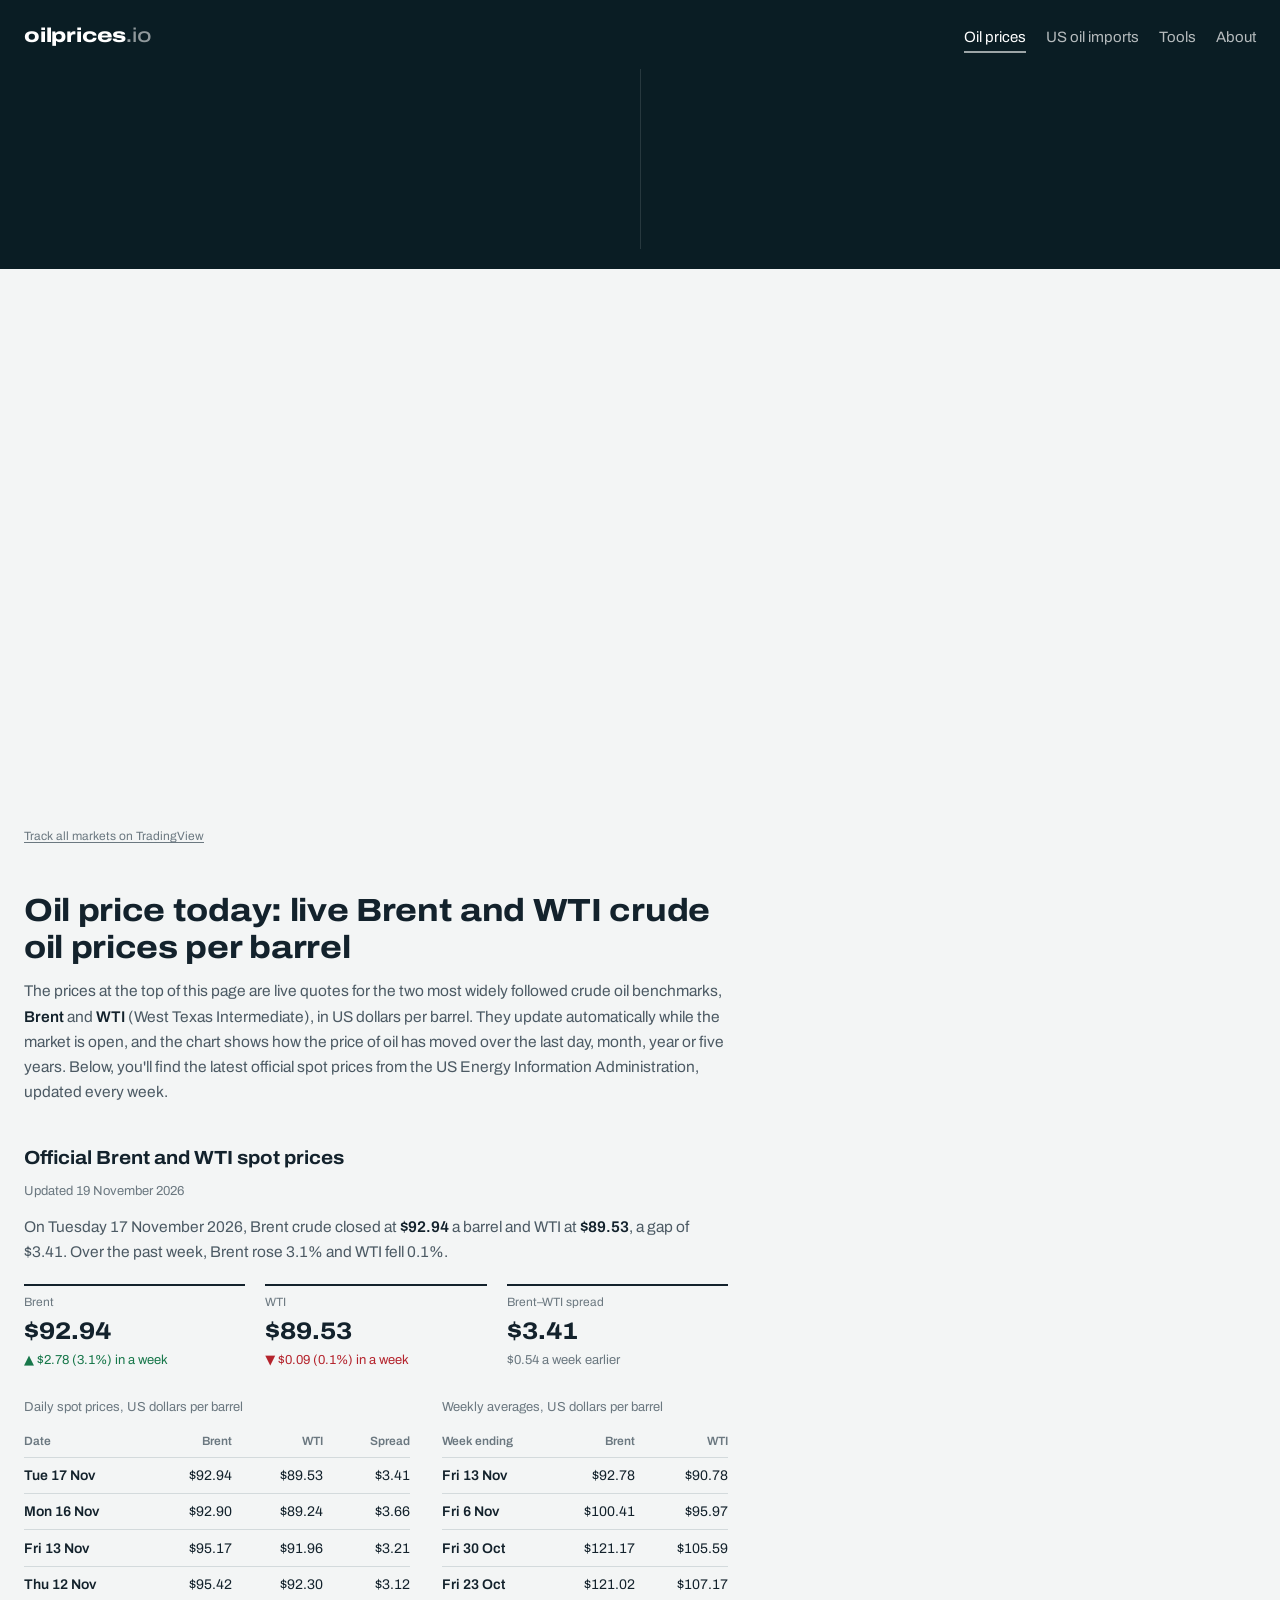
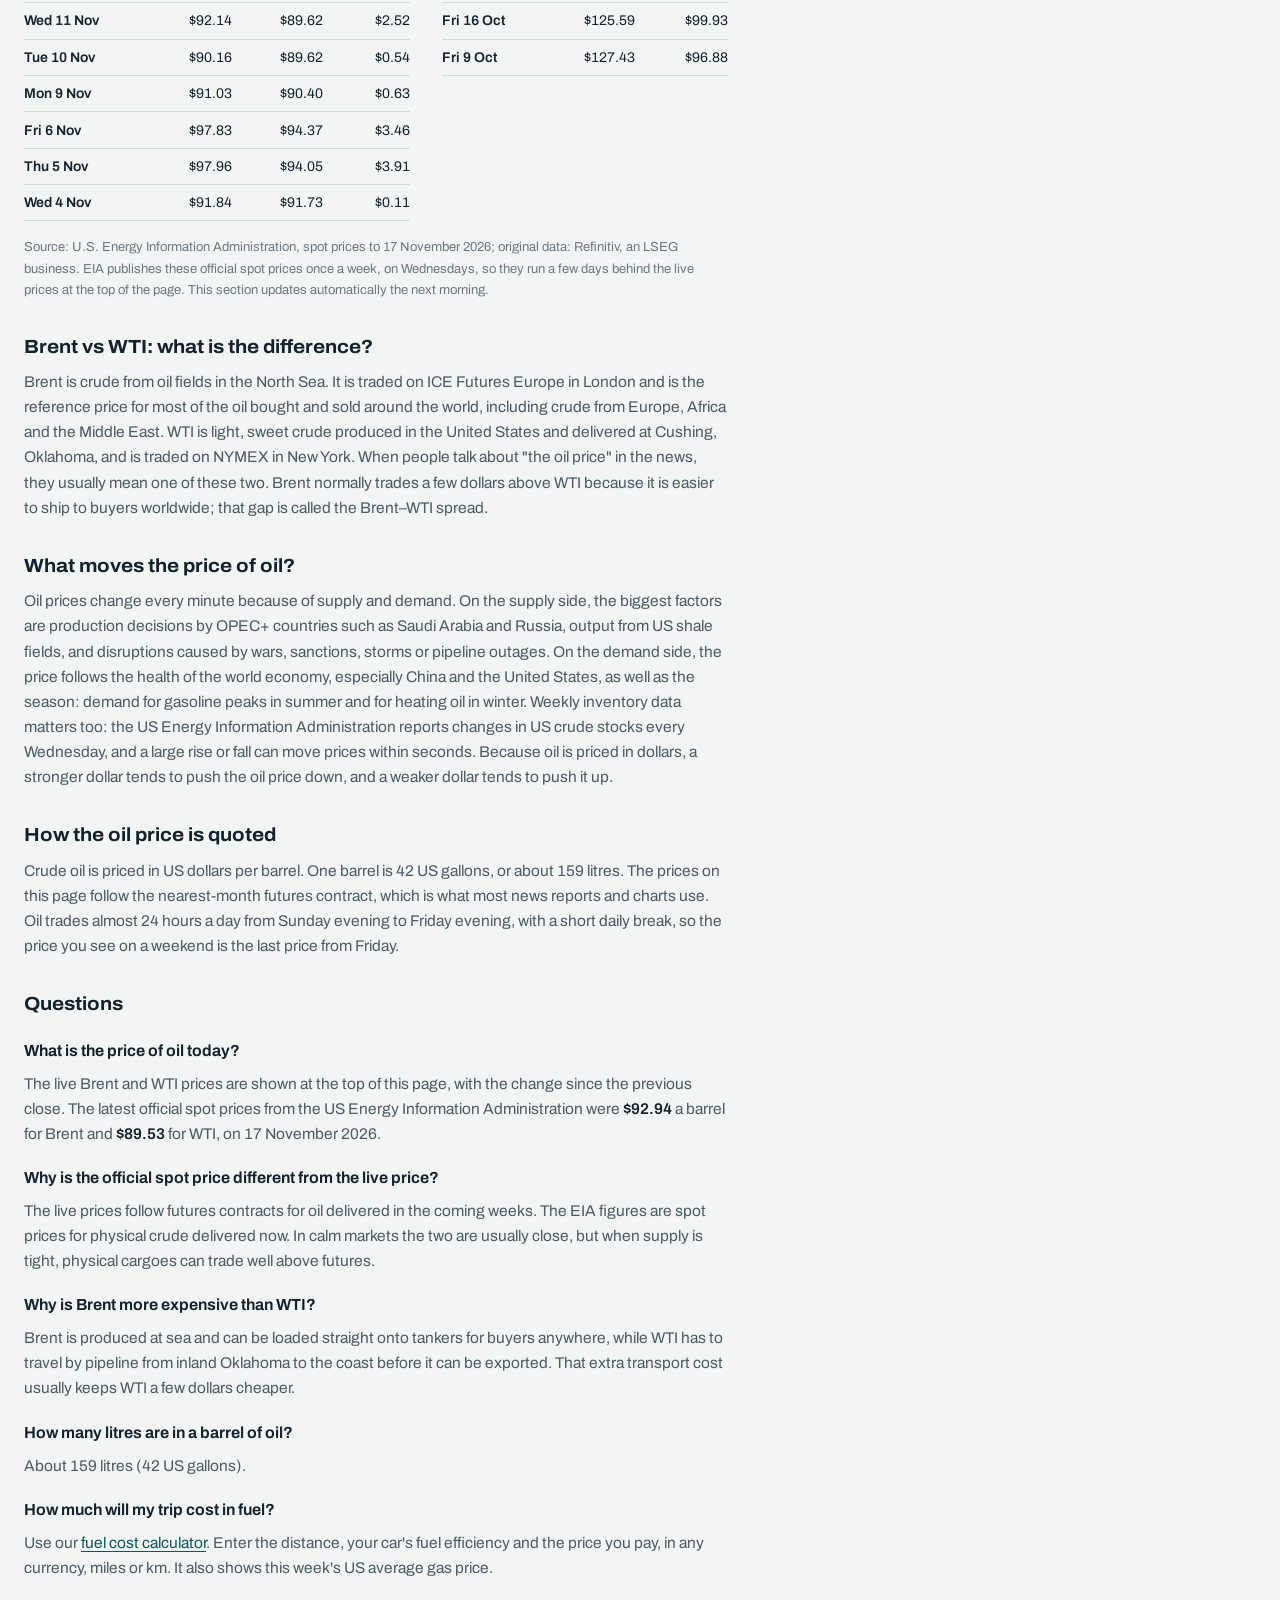
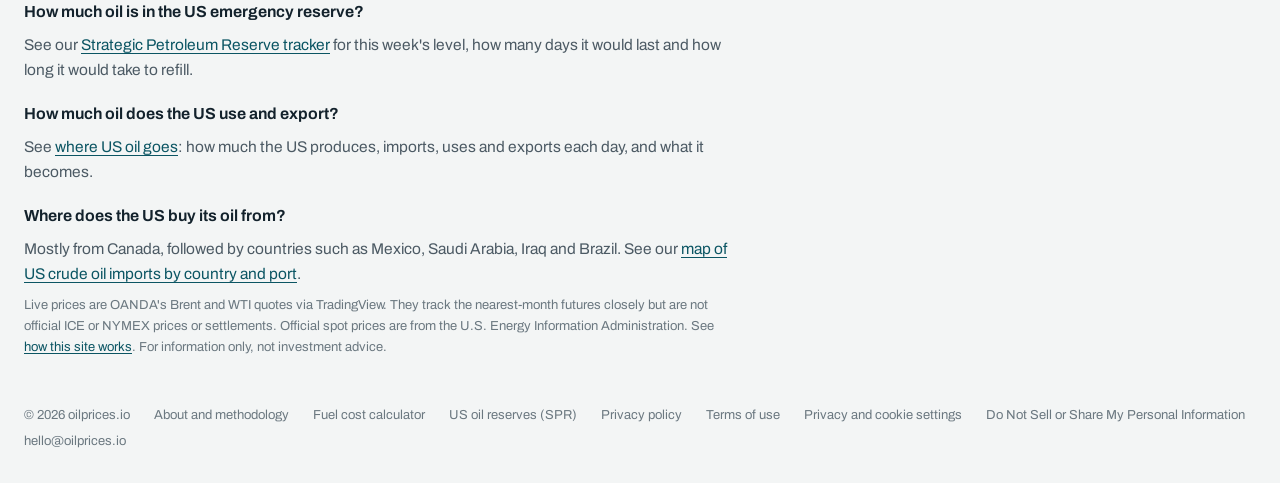
<file: site/index.html>
<!doctype html>
<html lang="en">
<head>
  <meta charset="utf-8">
  <meta name="viewport" content="width=device-width, initial-scale=1">
  <title>Oil Price Today per Barrel: Live Brent and WTI Crude Oil Prices | oilprices.io</title>
  <meta name="description" content="Oil price today: live Brent and WTI crude oil prices per barrel, official daily spot prices from the EIA, weekly averages and price charts, plus what moves the price of oil.">
  <link rel="canonical" href="https://oilprices.io/">
  <meta property="og:title" content="Oil price today: live Brent and WTI crude oil prices">
  <meta property="og:description" content="Live Brent and WTI crude oil prices and price history.">
  <meta property="og:url" content="https://oilprices.io/">
  <meta property="og:type" content="website">
  <meta property="og:site_name" content="oilprices.io">
  <meta property="og:image" content="https://oilprices.io/og-prices.png">
  <meta property="og:image:width" content="1200">
  <meta property="og:image:height" content="630">
  <meta property="og:image:alt" content="oilprices.io: live Brent and WTI crude oil prices">
  <meta name="twitter:card" content="summary_large_image">
  <meta name="theme-color" content="#0a1d24" media="(prefers-color-scheme: light)">
  <meta name="theme-color" content="#071419" media="(prefers-color-scheme: dark)">
  <link rel="icon" href="favicon.svg" type="image/svg+xml">
  <link rel="apple-touch-icon" href="apple-touch-icon.png">
  <link rel="preload" href="fonts/archivo.woff2" as="font" type="font/woff2" crossorigin>
  <link rel="preconnect" href="https://s3.tradingview.com">
  <link rel="preconnect" href="https://s.tradingview.com">
  <link rel="preconnect" href="https://www.tradingview-widget.com">
  <link rel="dns-prefetch" href="https://data.tradingview.com">
  <link rel="dns-prefetch" href="https://s3-symbol-logo.tradingview.com">
  <link rel="stylesheet" href="styles.css">
  <script type="application/ld+json">
  {
    "@context": "https://schema.org",
    "@graph": [
      {
        "@type": "Organization",
        "@id": "https://oilprices.io/#org",
        "name": "oilprices.io",
        "url": "https://oilprices.io/",
        "logo": "https://oilprices.io/logo-512.png",
        "email": "hello@oilprices.io"
      },
      {
        "@type": "WebSite",
        "@id": "https://oilprices.io/#website",
        "name": "oilprices.io",
        "url": "https://oilprices.io/",
        "publisher": { "@id": "https://oilprices.io/#org" },
        "inLanguage": "en"
      },
      {
        "@type": "WebPage",
        "@id": "https://oilprices.io/#page",
        "url": "https://oilprices.io/",
        "name": "Oil price today: live Brent and WTI crude oil prices",
        "description": "Live Brent and WTI crude oil prices per barrel, daily change and price charts, plus what moves the price of oil.",
        "isPartOf": { "@id": "https://oilprices.io/#website" },
        "primaryImageOfPage": "https://oilprices.io/og-prices.png",
        "dateModified": "2026-11-19",
        "inLanguage": "en"
      }
    ]
  }
  </script>
  <script src="privacy-signals.js"></script>

  <script async src="https://pagead2.googlesyndication.com/pagead/js/adsbygoogle.js?client=ca-pub-9932307887793247" crossorigin="anonymous"></script>
</head>
<body>

  <div class="band">
    <header class="band-top wrap">
      <a class="wordmark" href="/">oilprices<span>.io</span></a>
      <nav class="site-nav" aria-label="Main">
        <a href="/" aria-current="page">Oil prices</a>
        <a href="imports.html">US oil imports</a>
        <a href="/tools/">Tools</a>
        <a href="about.html">About</a>
      </nav>
    </header>
    <section class="quotes wrap" aria-label="Live prices">
      <h2 class="visually-hidden">Brent and WTI crude oil prices</h2>
      <div class="quote" data-tv-ticker="brent">
        <div class="tv-slot tv-slot-ticker" data-tv-target></div>
        <p class="tv-fallback" data-tv-fallback hidden>Brent price didn't load. If you use an ad blocker or strict tracking protection, allow tradingview.com and refresh.</p>
      </div>
      <div class="quote" data-tv-ticker="wti">
        <div class="tv-slot tv-slot-ticker" data-tv-target></div>
        <p class="tv-fallback" data-tv-fallback hidden>WTI price didn't load. If you use an ad blocker or strict tracking protection, allow tradingview.com and refresh.</p>
      </div>
    </section>
  </div>

  <main class="wrap layout">
    <div class="content">
      <section class="history" aria-label="Price history chart" data-tv-chart>
        <div class="tv-slot tv-slot-chart" data-tv-target></div>
        <p class="tv-fallback" data-tv-fallback hidden>Chart didn't load. If you use an ad blocker, allow tradingview.com and refresh.</p>
        <p class="tv-credit"><a href="https://www.tradingview.com/" rel="noopener nofollow" target="_blank">Track all markets on TradingView</a></p>
      </section>

      <!-- Phones and tablets: ad below the chart -->
      <aside class="ad-slot ad-inline" aria-label="Advertisement">
        <p class="ad-label">Advertisement</p>
        <!-- replace AD_SLOT_INLINE with the number of your "below-chart" ad unit -->
        <ins class="adsbygoogle" style="display:block"
             data-ad-client="ca-pub-9932307887793247"
             data-ad-slot="AD_SLOT_INLINE"
             data-ad-format="auto"
             data-full-width-responsive="true"></ins>
      </aside>

      <article class="article">
        <h1>Oil price today: live Brent and WTI crude oil prices per barrel</h1>
        <p>The prices at the top of this page are live quotes for the two most widely followed crude oil benchmarks, <strong>Brent</strong> and <strong>WTI</strong> (West Texas Intermediate), in US dollars per barrel. They update automatically while the market is open, and the chart shows how the price of oil has moved over the last day, month, year or five years. Below, you'll find the latest official spot prices from the US Energy Information Administration, updated every week.</p>

        <section class="official" id="official-prices" aria-labelledby="official-h">
          <h2 id="official-h">Official Brent and WTI spot prices</h2>
          <p class="official-updated-line">Updated <time class="official-updated" datetime="2026-11-19">19 November 2026</time></p>
<!-- PRICES:START -->
<p class="official-lead">On Tuesday 17 November 2026, Brent crude closed at <strong>$92.94</strong> a barrel and WTI at <strong>$89.53</strong>, a gap of $3.41. Over the past week, Brent rose 3.1% and WTI fell 0.1%.</p>
<dl class="official-stats">
<div><dt>Brent</dt><dd class="official-price">$92.94</dd><dd class="official-chg up">▲ $2.78 (3.1%) in a week</dd></div>
<div><dt>WTI</dt><dd class="official-price">$89.53</dd><dd class="official-chg down">▼ $0.09 (0.1%) in a week</dd></div>
<div><dt>Brent–WTI spread</dt><dd class="official-price">$3.41</dd><dd class="official-chg flat">$0.54 a week earlier</dd></div>
</dl>
<div class="official-tables">
<table class="summary-table"><caption>Daily spot prices, US dollars per barrel</caption>
<thead><tr><th scope="col">Date</th><th scope="col">Brent</th><th scope="col">WTI</th><th scope="col">Spread</th></tr></thead><tbody>
<tr><th scope="row"><time datetime="2026-11-17">Tue 17 Nov</time></th><td>$92.94</td><td>$89.53</td><td>$3.41</td></tr>
<tr><th scope="row"><time datetime="2026-11-16">Mon 16 Nov</time></th><td>$92.90</td><td>$89.24</td><td>$3.66</td></tr>
<tr><th scope="row"><time datetime="2026-11-13">Fri 13 Nov</time></th><td>$95.17</td><td>$91.96</td><td>$3.21</td></tr>
<tr><th scope="row"><time datetime="2026-11-12">Thu 12 Nov</time></th><td>$95.42</td><td>$92.30</td><td>$3.12</td></tr>
<tr><th scope="row"><time datetime="2026-11-11">Wed 11 Nov</time></th><td>$92.14</td><td>$89.62</td><td>$2.52</td></tr>
<tr><th scope="row"><time datetime="2026-11-10">Tue 10 Nov</time></th><td>$90.16</td><td>$89.62</td><td>$0.54</td></tr>
<tr><th scope="row"><time datetime="2026-11-09">Mon 9 Nov</time></th><td>$91.03</td><td>$90.40</td><td>$0.63</td></tr>
<tr><th scope="row"><time datetime="2026-11-06">Fri 6 Nov</time></th><td>$97.83</td><td>$94.37</td><td>$3.46</td></tr>
<tr><th scope="row"><time datetime="2026-11-05">Thu 5 Nov</time></th><td>$97.96</td><td>$94.05</td><td>$3.91</td></tr>
<tr><th scope="row"><time datetime="2026-11-04">Wed 4 Nov</time></th><td>$91.84</td><td>$91.73</td><td>$0.11</td></tr>
</tbody></table>
<table class="summary-table"><caption>Weekly averages, US dollars per barrel</caption>
<thead><tr><th scope="col">Week ending</th><th scope="col">Brent</th><th scope="col">WTI</th></tr></thead><tbody>
<tr><th scope="row"><time datetime="2026-11-13">Fri 13 Nov</time></th><td>$92.78</td><td>$90.78</td></tr>
<tr><th scope="row"><time datetime="2026-11-06">Fri 6 Nov</time></th><td>$100.41</td><td>$95.97</td></tr>
<tr><th scope="row"><time datetime="2026-10-30">Fri 30 Oct</time></th><td>$121.17</td><td>$105.59</td></tr>
<tr><th scope="row"><time datetime="2026-10-23">Fri 23 Oct</time></th><td>$121.02</td><td>$107.17</td></tr>
<tr><th scope="row"><time datetime="2026-10-16">Fri 16 Oct</time></th><td>$125.59</td><td>$99.93</td></tr>
<tr><th scope="row"><time datetime="2026-10-09">Fri 9 Oct</time></th><td>$127.43</td><td>$96.88</td></tr>
</tbody></table>
</div>
<p class="official-note">Source: U.S. Energy Information Administration, spot prices to 17 November 2026; original data: Refinitiv, an LSEG business. EIA publishes these official spot prices once a week, on Wednesdays, so they run a few days behind the live prices at the top of the page. This section updates automatically the next morning.</p>
<!-- PRICES:END -->
        </section>

        <h2>Brent vs WTI: what is the difference?</h2>
        <p>Brent is crude from oil fields in the North Sea. It is traded on ICE Futures Europe in London and is the reference price for most of the oil bought and sold around the world, including crude from Europe, Africa and the Middle East. WTI is light, sweet crude produced in the United States and delivered at Cushing, Oklahoma, and is traded on NYMEX in New York. When people talk about "the oil price" in the news, they usually mean one of these two. Brent normally trades a few dollars above WTI because it is easier to ship to buyers worldwide; that gap is called the Brent–WTI spread.</p>

        <h2>What moves the price of oil?</h2>
        <p>Oil prices change every minute because of supply and demand. On the supply side, the biggest factors are production decisions by OPEC+ countries such as Saudi Arabia and Russia, output from US shale fields, and disruptions caused by wars, sanctions, storms or pipeline outages. On the demand side, the price follows the health of the world economy, especially China and the United States, as well as the season: demand for gasoline peaks in summer and for heating oil in winter. Weekly inventory data matters too: the US Energy Information Administration reports changes in US crude stocks every Wednesday, and a large rise or fall can move prices within seconds. Because oil is priced in dollars, a stronger dollar tends to push the oil price down, and a weaker dollar tends to push it up.</p>

        <h2>How the oil price is quoted</h2>
        <p>Crude oil is priced in US dollars per barrel. One barrel is 42 US gallons, or about 159 litres. The prices on this page follow the nearest-month futures contract, which is what most news reports and charts use. Oil trades almost 24 hours a day from Sunday evening to Friday evening, with a short daily break, so the price you see on a weekend is the last price from Friday.</p>

        <h2>Questions</h2>
        <h3>What is the price of oil today?</h3>
<!-- FAQPRICE:START -->
<p>The live Brent and WTI prices are shown at the top of this page, with the change since the previous close. The latest official spot prices from the US Energy Information Administration were <strong>$92.94</strong> a barrel for Brent and <strong>$89.53</strong> for WTI, on 17 November 2026.</p>
<!-- FAQPRICE:END -->
        <h3>Why is the official spot price different from the live price?</h3>
        <p>The live prices follow futures contracts for oil delivered in the coming weeks. The EIA figures are spot prices for physical crude delivered now. In calm markets the two are usually close, but when supply is tight, physical cargoes can trade well above futures.</p>
        <h3>Why is Brent more expensive than WTI?</h3>
        <p>Brent is produced at sea and can be loaded straight onto tankers for buyers anywhere, while WTI has to travel by pipeline from inland Oklahoma to the coast before it can be exported. That extra transport cost usually keeps WTI a few dollars cheaper.</p>
        <h3>How many litres are in a barrel of oil?</h3>
        <p>About 159 litres (42 US gallons).</p>
        <h3>How much will my trip cost in fuel?</h3>
        <p>Use our <a href="/tools/fuel-cost-calculator.html">fuel cost calculator</a>. Enter the distance, your car's fuel efficiency and the price you pay, in any currency, miles or km. It also shows this week's US average gas price.</p>
        <h3>How much oil is in the US emergency reserve?</h3>
        <p>See our <a href="/tools/strategic-petroleum-reserve.html">Strategic Petroleum Reserve tracker</a> for this week's level, how many days it would last and how long it would take to refill.</p>
        <h3>How much oil does the US use and export?</h3>
        <p>See <a href="/tools/where-us-oil-goes.html">where US oil goes</a>: how much the US produces, imports, uses and exports each day, and what it becomes.</p>
        <h3>Where does the US buy its oil from?</h3>
        <p>Mostly from Canada, followed by countries such as Mexico, Saudi Arabia, Iraq and Brazil. See our <a href="imports.html">map of US crude oil imports by country and port</a>.</p>

        <p class="small-print">Live prices are OANDA's Brent and WTI quotes via TradingView. They track the nearest-month futures closely but are not official ICE or NYMEX prices or settlements. Official spot prices are from the U.S. Energy Information Administration. See <a href="about.html">how this site works</a>. For information only, not investment advice.</p>
      </article>
    </div>

    <!-- Wide screens: sidebar ad that stays in view while scrolling -->
    <aside class="ad-slot ad-rail" aria-label="Advertisement">
      <div class="ad-rail-inner">
        <p class="ad-label">Advertisement</p>
        <!-- replace AD_SLOT_SIDEBAR with the number of your "sidebar" ad unit (fixed 300x600) -->
        <ins class="adsbygoogle" style="display:inline-block;width:300px;height:600px"
             data-ad-client="ca-pub-9932307887793247"
             data-ad-slot="AD_SLOT_SIDEBAR"></ins>
      </div>
    </aside>
  </main>

  <footer class="foot wrap">
    <p>© <span id="year">2026</span> oilprices.io</p>
    <p><a href="about.html">About and methodology</a></p>
    <p><a href="/tools/fuel-cost-calculator.html">Fuel cost calculator</a></p>
    <p><a href="/tools/strategic-petroleum-reserve.html">US oil reserves (SPR)</a></p>
    <p><a href="privacy.html">Privacy policy</a></p>
    <p><a href="terms.html">Terms of use</a></p>
    <p><a href="#" data-consent-settings>Privacy and cookie settings</a></p>
    <p><a href="privacy.html#us-choices">Do Not Sell or Share My Personal Information</a></p>
    <p><a href="mailto:hello@oilprices.io">hello@oilprices.io</a></p>
    <p class="gpc-notice" data-gpc-notice hidden>Opt-out request honored (Global Privacy Control)</p>
  </footer>

  <script src="widgets.js" defer></script>
  <script>
    document.querySelectorAll("ins.adsbygoogle").forEach(function (ad) {
      var slot = ad.closest(".ad-slot");
      var hasId = /^\d+$/.test(ad.getAttribute("data-ad-slot"));
      var visible = getComputedStyle(slot).display !== "none";
      if (hasId && visible) (window.adsbygoogle = window.adsbygoogle || []).push({});
      else if (!hasId) slot.hidden = true;
    });
  </script>
  <script src="consent.js" defer></script>
  <script>document.getElementById("year").textContent = new Date().getFullYear();</script>
</body>
</html>
</file>
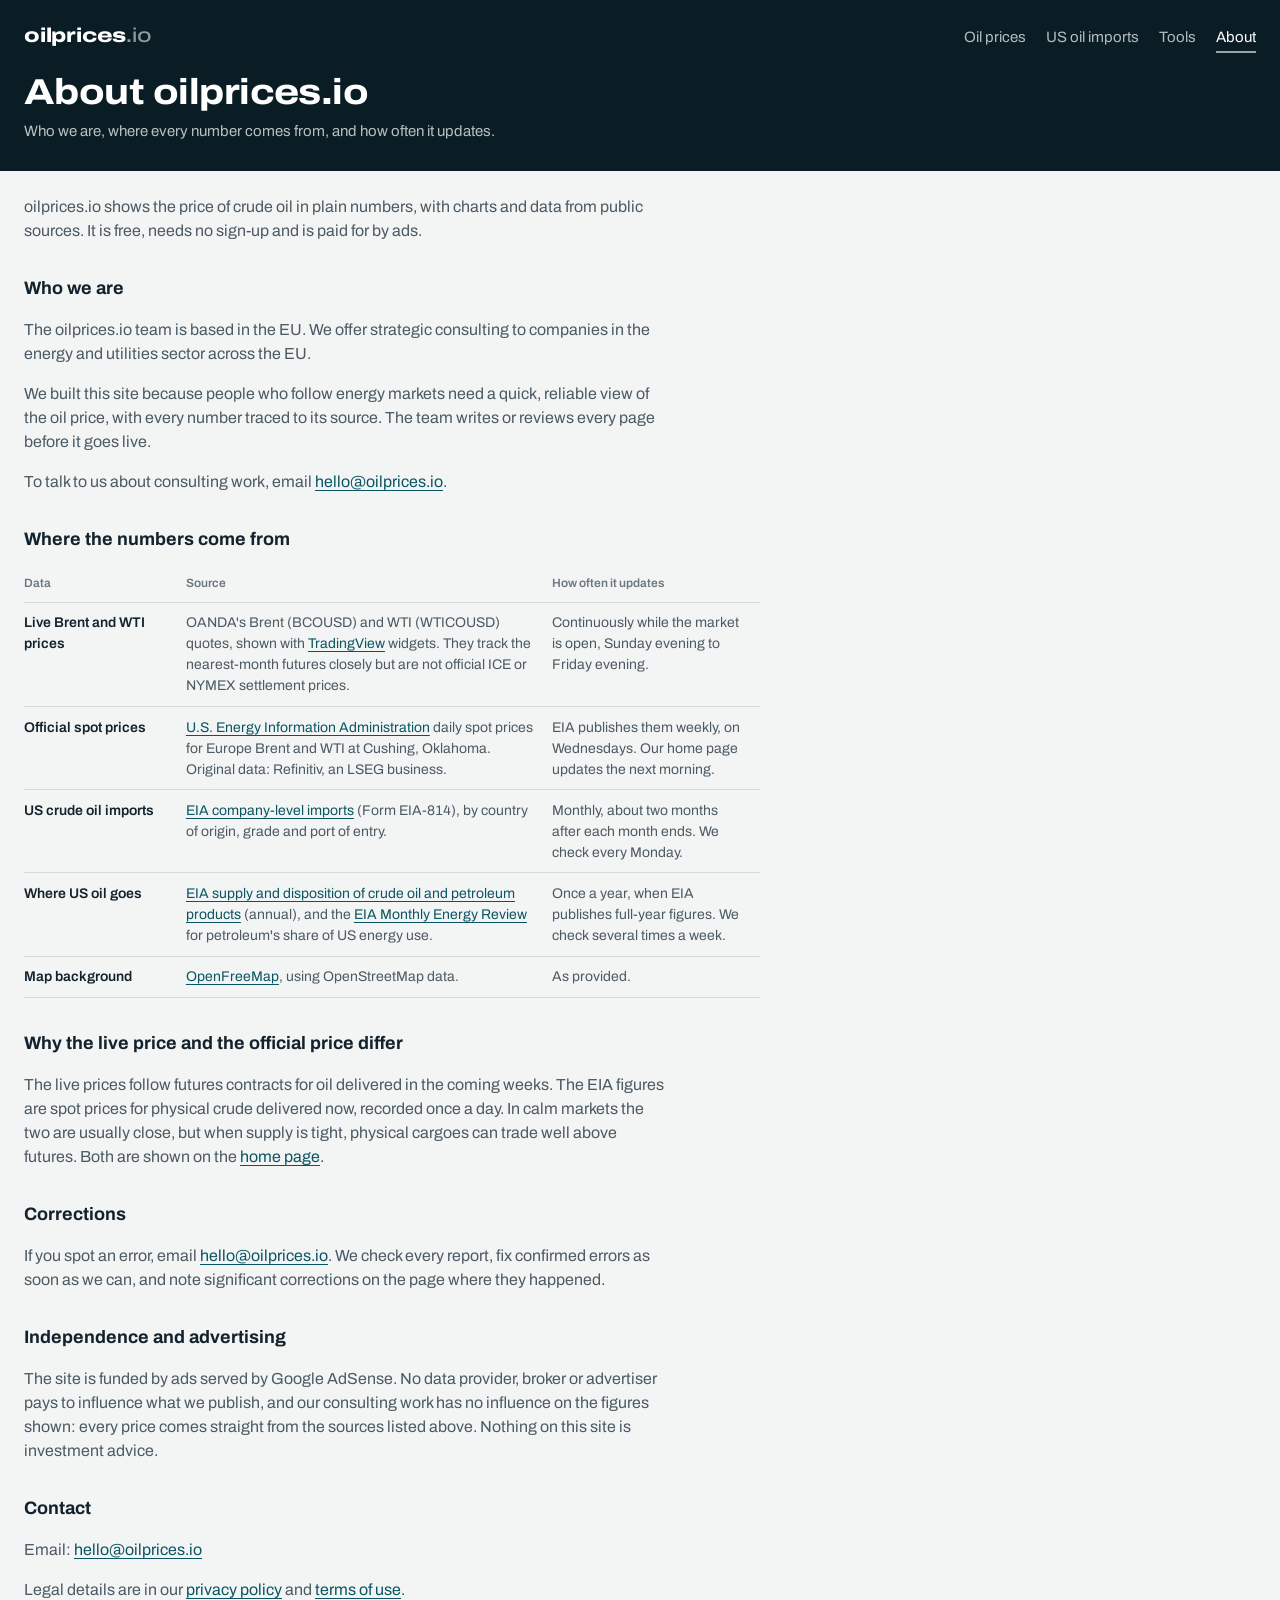
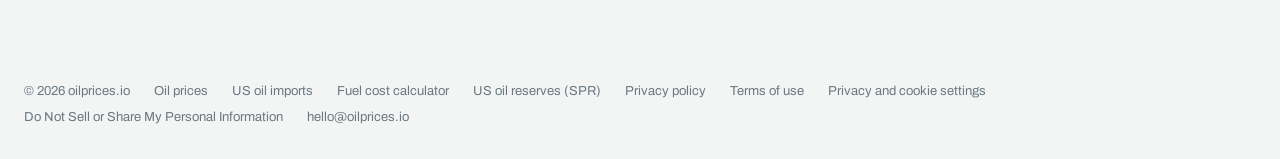
<file: site/about.html>
<!doctype html>
<html lang="en">
<head>
  <meta charset="utf-8">
  <meta name="viewport" content="width=device-width, initial-scale=1">
  <title>About oilprices.io: Who Runs It and Where the Oil Prices Come From</title>
  <meta name="description" content="Who runs oilprices.io, where its Brent and WTI prices and US oil import data come from, how often they update and how errors are corrected.">
  <link rel="canonical" href="https://oilprices.io/about.html">
  <meta property="og:title" content="About oilprices.io">
  <meta property="og:description" content="Who runs the site, where the oil prices come from and how often they update.">
  <meta property="og:url" content="https://oilprices.io/about.html">
  <meta property="og:type" content="website">
  <meta property="og:site_name" content="oilprices.io">
  <meta property="og:image" content="https://oilprices.io/og-prices.png">
  <meta name="twitter:card" content="summary_large_image">
  <meta name="theme-color" content="#0a1d24" media="(prefers-color-scheme: light)">
  <meta name="theme-color" content="#071419" media="(prefers-color-scheme: dark)">
  <link rel="icon" href="favicon.svg" type="image/svg+xml">
  <link rel="apple-touch-icon" href="apple-touch-icon.png">
  <link rel="preload" href="fonts/archivo.woff2" as="font" type="font/woff2" crossorigin>
  <link rel="stylesheet" href="styles.css">
  <script type="application/ld+json">
  {
    "@context": "https://schema.org",
    "@graph": [
      {
        "@type": "AboutPage",
        "@id": "https://oilprices.io/about.html#page",
        "url": "https://oilprices.io/about.html",
        "name": "About oilprices.io",
        "isPartOf": { "@id": "https://oilprices.io/#website" },
        "about": { "@id": "https://oilprices.io/#org" },
        "dateModified": "2026-10-25",
        "inLanguage": "en"
      },
      {
        "@type": "Organization",
        "@id": "https://oilprices.io/#org",
        "name": "oilprices.io",
        "url": "https://oilprices.io/",
        "logo": "https://oilprices.io/logo-512.png",
        "email": "hello@oilprices.io",
        "description": "Oil price data, and strategic consulting for the energy and utilities sector across the EU.",
        "areaServed": "European Union",
        "knowsAbout": ["Crude oil prices", "Energy sector strategy", "Utilities sector strategy"]
      },
      {
        "@type": "BreadcrumbList",
        "itemListElement": [
          { "@type": "ListItem", "position": 1, "name": "Oil prices", "item": "https://oilprices.io/" },
          { "@type": "ListItem", "position": 2, "name": "About", "item": "https://oilprices.io/about.html" }
        ]
      }
    ]
  }
  </script>
  <script src="privacy-signals.js"></script>
  <script async src="https://pagead2.googlesyndication.com/pagead/js/adsbygoogle.js?client=ca-pub-9932307887793247" crossorigin="anonymous"></script>
</head>
<body>
  <div class="band">
    <header class="band-top wrap">
      <a class="wordmark" href="/">oilprices<span>.io</span></a>
      <nav class="site-nav" aria-label="Main">
        <a href="/">Oil prices</a>
        <a href="imports.html">US oil imports</a>
        <a href="/tools/">Tools</a>
        <a href="about.html" aria-current="page">About</a>
      </nav>
    </header>
    <div class="about-head wrap">
      <h1>About oilprices.io</h1>
      <p>Who we are, where every number comes from, and how often it updates.</p>
    </div>
  </div>

  <main class="wrap doc about-doc">
    <p>oilprices.io shows the price of crude oil in plain numbers, with charts and data from public sources. It is free, needs no sign-up and is paid for by ads.</p>

    <h2 id="who">Who we are</h2>
    <p>The oilprices.io team is based in the EU. We offer strategic consulting to companies in the energy and utilities sector across the EU.</p>
    <p>We built this site because people who follow energy markets need a quick, reliable view of the oil price, with every number traced to its source. The team writes or reviews every page before it goes live.</p>
    <p>To talk to us about consulting work, email <a href="mailto:hello@oilprices.io">hello@oilprices.io</a>.</p>

    <h2 id="sources">Where the numbers come from</h2>
    <table class="sources-table">
      <thead><tr><th scope="col">Data</th><th scope="col">Source</th><th scope="col">How often it updates</th></tr></thead>
      <tbody>
        <tr>
          <th scope="row">Live Brent and WTI prices</th>
          <td>OANDA's Brent (BCOUSD) and WTI (WTICOUSD) quotes, shown with <a href="https://www.tradingview.com/" rel="noopener nofollow">TradingView</a> widgets. They track the nearest-month futures closely but are not official ICE or NYMEX settlement prices.</td>
          <td>Continuously while the market is open, Sunday evening to Friday evening.</td>
        </tr>
        <tr>
          <th scope="row">Official spot prices</th>
          <td><a href="https://www.eia.gov/dnav/pet/pet_pri_spt_s1_d.htm">U.S. Energy Information Administration</a> daily spot prices for Europe Brent and WTI at Cushing, Oklahoma. Original data: Refinitiv, an LSEG business.</td>
          <td>EIA publishes them weekly, on Wednesdays. Our home page updates the next morning.</td>
        </tr>
        <tr>
          <th scope="row">US crude oil imports</th>
          <td><a href="https://www.eia.gov/petroleum/imports/companylevel/">EIA company-level imports</a> (Form EIA-814), by country of origin, grade and port of entry.</td>
          <td>Monthly, about two months after each month ends. We check every Monday.</td>
        </tr>
        <tr>
          <th scope="row">Where US oil goes</th>
          <td><a href="https://www.eia.gov/dnav/pet/pet_sum_snd_d_nus_mbblpd_a_cur.htm">EIA supply and disposition of crude oil and petroleum products</a> (annual), and the <a href="https://www.eia.gov/totalenergy/data/monthly/">EIA Monthly Energy Review</a> for petroleum's share of US energy use.</td>
          <td>Once a year, when EIA publishes full-year figures. We check several times a week.</td>
        </tr>
        <tr>
          <th scope="row">Map background</th>
          <td><a href="https://openfreemap.org/">OpenFreeMap</a>, using OpenStreetMap data.</td>
          <td>As provided.</td>
        </tr>
      </tbody>
    </table>

    <h2 id="live-vs-official">Why the live price and the official price differ</h2>
    <p>The live prices follow futures contracts for oil delivered in the coming weeks. The EIA figures are spot prices for physical crude delivered now, recorded once a day. In calm markets the two are usually close, but when supply is tight, physical cargoes can trade well above futures. Both are shown on the <a href="/#official-prices">home page</a>.</p>

    <h2 id="corrections">Corrections</h2>
    <p>If you spot an error, email <a href="mailto:hello@oilprices.io">hello@oilprices.io</a>. We check every report, fix confirmed errors as soon as we can, and note significant corrections on the page where they happened.</p>

    <h2 id="independence">Independence and advertising</h2>
    <p>The site is funded by ads served by Google AdSense. No data provider, broker or advertiser pays to influence what we publish, and our consulting work has no influence on the figures shown: every price comes straight from the sources listed above. Nothing on this site is investment advice.</p>

    <h2 id="contact">Contact</h2>
    <p>Email: <a href="mailto:hello@oilprices.io">hello@oilprices.io</a></p>
    <p>Legal details are in our <a href="privacy.html">privacy policy</a> and <a href="terms.html">terms of use</a>.</p>
  </main>

  <footer class="foot wrap">
    <p>© <span id="year">2026</span> oilprices.io</p>
    <p><a href="/">Oil prices</a></p>
    <p><a href="imports.html">US oil imports</a></p>
    <p><a href="/tools/fuel-cost-calculator.html">Fuel cost calculator</a></p>
    <p><a href="/tools/strategic-petroleum-reserve.html">US oil reserves (SPR)</a></p>
    <p><a href="privacy.html">Privacy policy</a></p>
    <p><a href="terms.html">Terms of use</a></p>
    <p><a href="#" data-consent-settings>Privacy and cookie settings</a></p>
    <p><a href="privacy.html#us-choices">Do Not Sell or Share My Personal Information</a></p>
    <p><a href="mailto:hello@oilprices.io">hello@oilprices.io</a></p>
    <p class="gpc-notice" data-gpc-notice hidden>Opt-out request honored (Global Privacy Control)</p>
  </footer>

  <script src="consent.js" defer></script>
  <script>document.getElementById("year").textContent = new Date().getFullYear();</script>
</body>
</html>
</file>
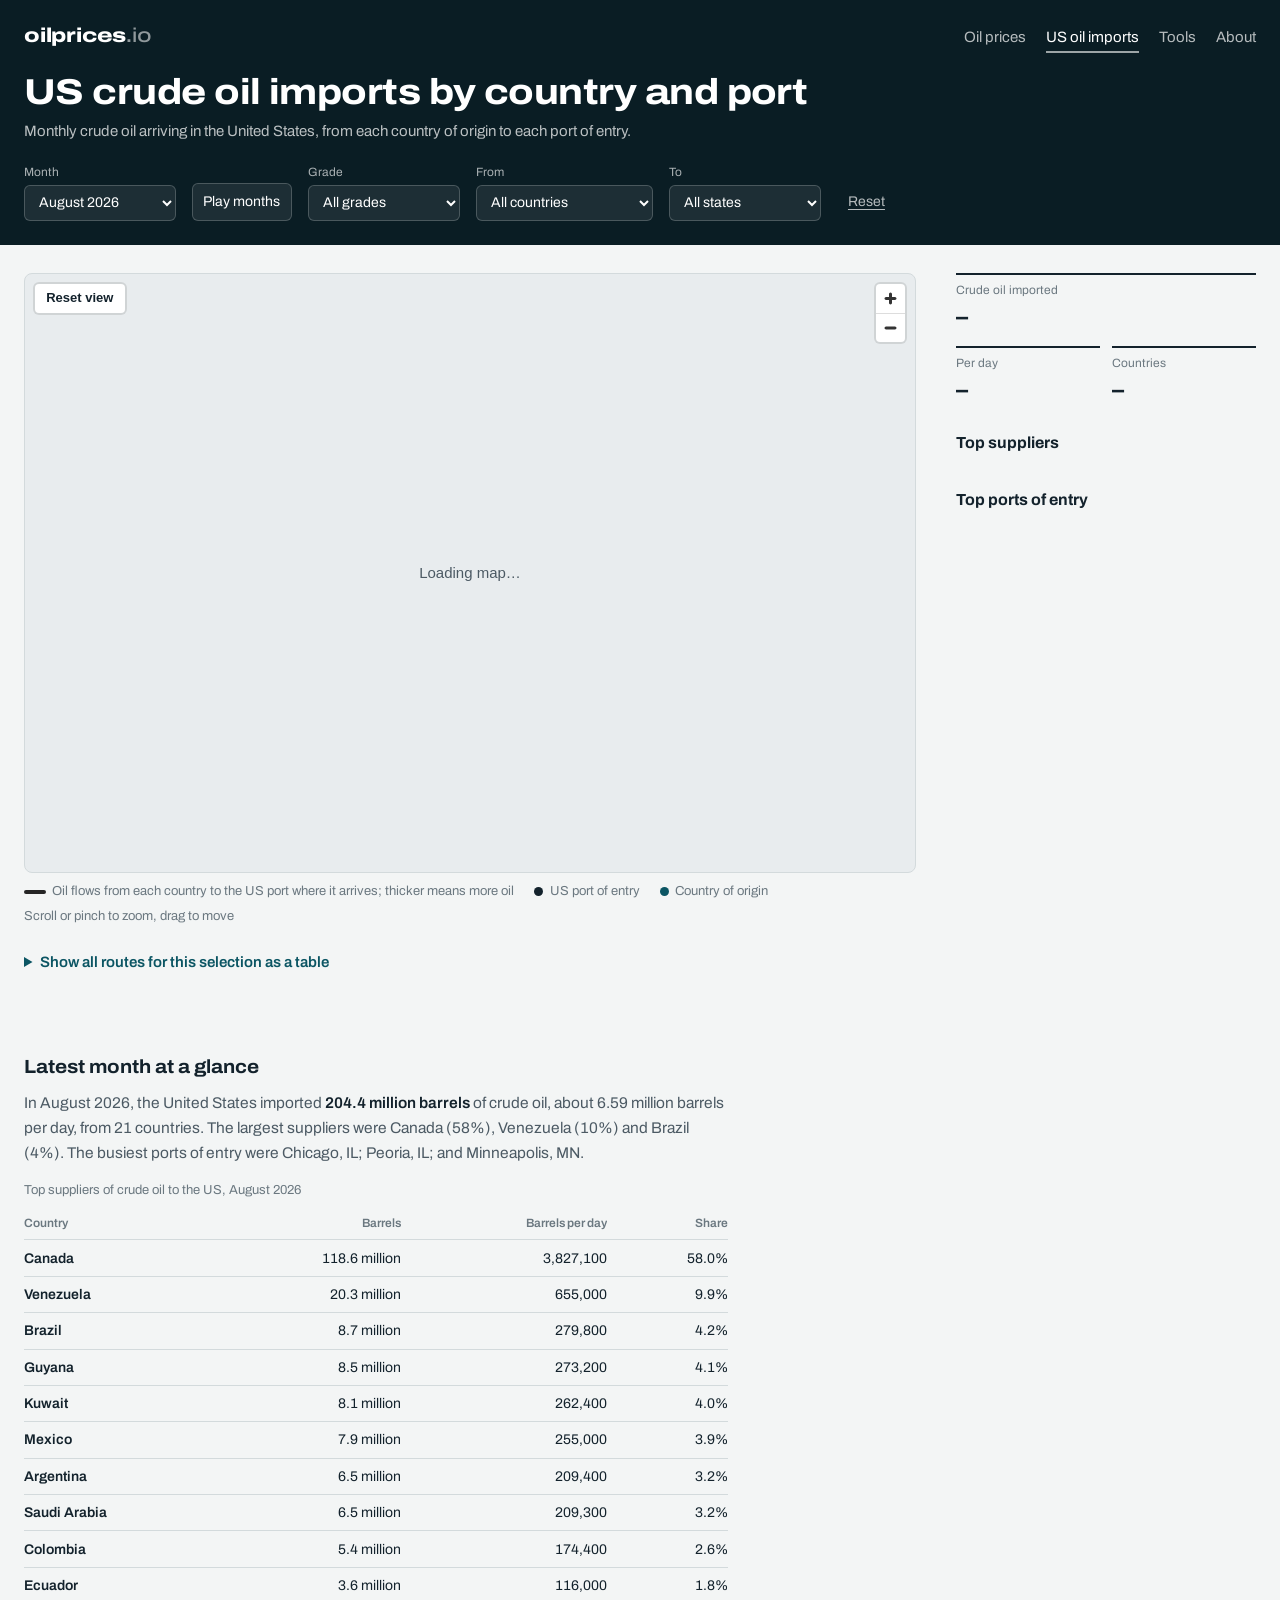
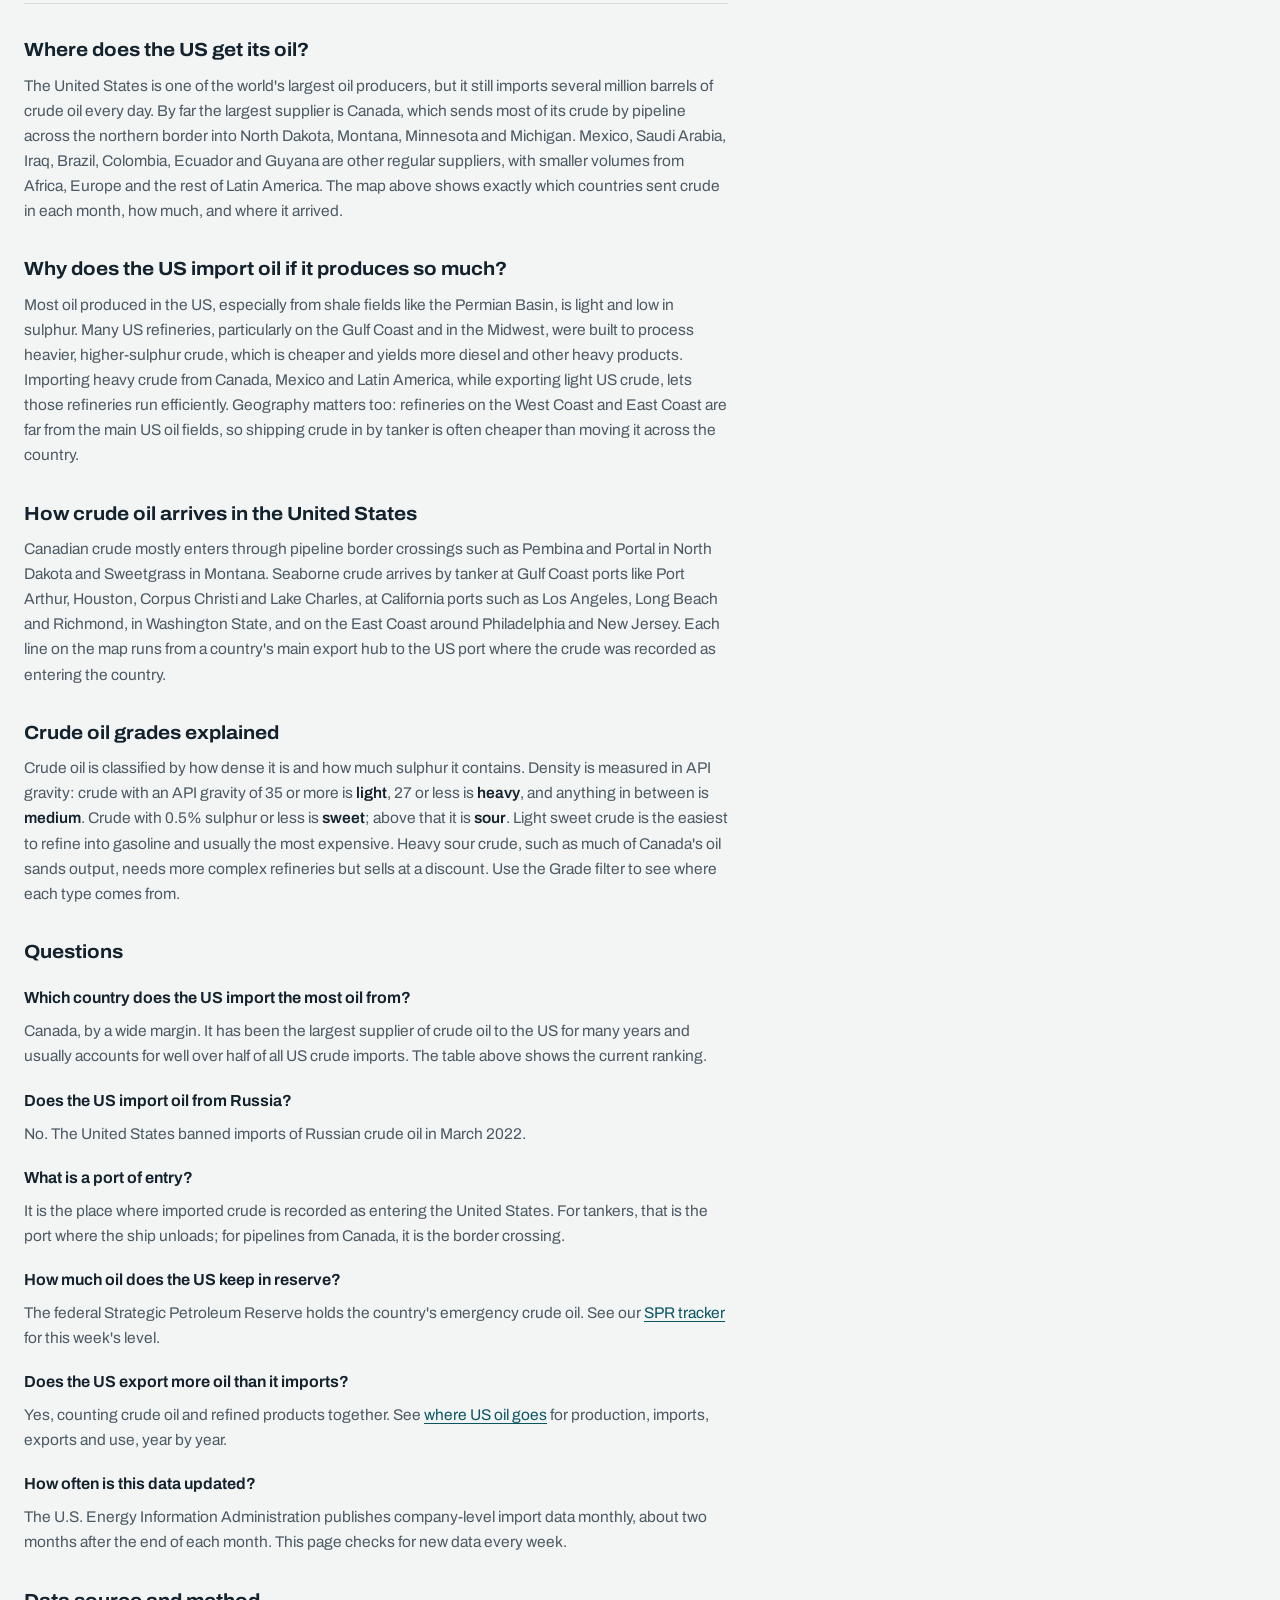
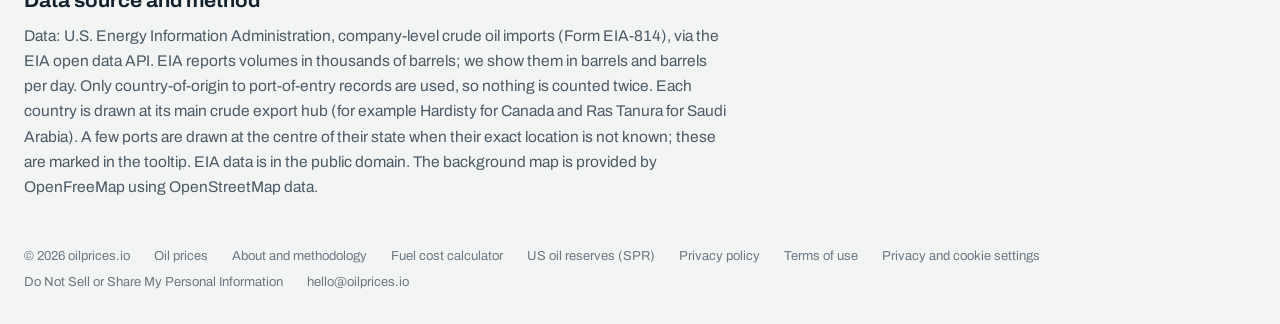
<file: site/imports.html>
<!doctype html>
<html lang="en">
<head>
  <meta charset="utf-8">
  <meta name="viewport" content="width=device-width, initial-scale=1">
  <title>US Crude Oil Imports by Country and Port: Interactive Map | oilprices.io</title>
  <meta name="description" content="Where does the US get its oil? Interactive map of monthly US crude oil imports by country of origin, crude grade and port of entry, using official EIA data.">
  <link rel="canonical" href="https://oilprices.io/imports.html">
  <meta property="og:title" content="US crude oil imports by country and port">
  <meta property="og:description" content="Interactive map of monthly US crude oil imports by country, grade and port of entry.">
  <meta property="og:url" content="https://oilprices.io/imports.html">
  <meta property="og:type" content="website">
  <meta property="og:site_name" content="oilprices.io">
  <meta property="og:image" content="https://oilprices.io/og-imports.png">
  <meta property="og:image:width" content="1200">
  <meta property="og:image:height" content="630">
  <meta property="og:image:alt" content="Map of US crude oil imports by country and port">
  <meta name="twitter:card" content="summary_large_image">
  <meta name="theme-color" content="#0a1d24" media="(prefers-color-scheme: light)">
  <meta name="theme-color" content="#071419" media="(prefers-color-scheme: dark)">
  <link rel="icon" href="favicon.svg" type="image/svg+xml">
  <link rel="apple-touch-icon" href="apple-touch-icon.png">
  <link rel="preload" href="fonts/archivo.woff2" as="font" type="font/woff2" crossorigin>
  <link rel="preload" href="data/imports.json" as="fetch" crossorigin>
  <link rel="preconnect" href="https://tiles.openfreemap.org" crossorigin>
  <link rel="stylesheet" href="vendor/maplibre-gl.css">
  <link rel="stylesheet" href="styles.css">
  <script type="application/ld+json">
  {
    "@context": "https://schema.org",
    "@graph": [
      {
        "@type": "BreadcrumbList",
        "itemListElement": [
          { "@type": "ListItem", "position": 1, "name": "Oil prices", "item": "https://oilprices.io/" },
          { "@type": "ListItem", "position": 2, "name": "US oil imports", "item": "https://oilprices.io/imports.html" }
        ]
      },
      {
        "@type": "Dataset",
        "name": "US crude oil imports by country of origin and port of entry",
        "description": "Monthly US crude oil imports by country of origin, crude grade (light sweet, light sour, medium, heavy sweet, heavy sour) and US port of entry, in barrels. Compiled from the U.S. Energy Information Administration's company-level imports data (Form EIA-814).",
        "url": "https://oilprices.io/imports.html",
        "isBasedOn": "https://www.eia.gov/petroleum/imports/companylevel/",
        "creator": { "@type": "Organization", "name": "U.S. Energy Information Administration", "url": "https://www.eia.gov" },
        "publisher": { "@type": "Organization", "name": "oilprices.io", "url": "https://oilprices.io/" },
        "license": "https://creativecommons.org/publicdomain/mark/1.0/",
        "isAccessibleForFree": true,
        "spatialCoverage": "United States",
        "temporalCoverage": "2025-01/2026-08",
        "dateModified": "2026-10-31",
        "keywords": ["crude oil imports", "US oil imports by country", "oil imports by port", "EIA"],
        "distribution": { "@type": "DataDownload", "encodingFormat": "application/json", "contentUrl": "https://oilprices.io/data/imports.json" }
      }
    ]
  }
  </script>
  <script src="privacy-signals.js"></script>
  <script async src="https://pagead2.googlesyndication.com/pagead/js/adsbygoogle.js?client=ca-pub-9932307887793247" crossorigin="anonymous"></script>
</head>
<body>
  <div class="band">
    <header class="band-top wrap">
      <a class="wordmark" href="/">oilprices<span>.io</span></a>
      <nav class="site-nav" aria-label="Main">
        <a href="/">Oil prices</a>
        <a href="imports.html" aria-current="page">US oil imports</a>
        <a href="/tools/">Tools</a>
        <a href="about.html">About</a>
      </nav>
    </header>
    <div class="imports-head wrap">
      <h1>US crude oil imports by country and port</h1>
      <p class="imports-sub" id="imports-sub">Monthly crude oil arriving in the United States, from each country of origin to each port of entry.</p>
      <form class="filters" id="filters" aria-label="Filter the map">
        <label>Month
          <select id="f-month"></select>
        </label>
        <button type="button" class="play" id="f-play" aria-pressed="false">Play months</button>
        <label>Grade
          <select id="f-grade"><option value="">All grades</option></select>
        </label>
        <label>From
          <select id="f-origin"><option value="">All countries</option></select>
        </label>
        <label>To
          <select id="f-state"><option value="">All states</option></select>
        </label>
        <button type="reset" class="reset" id="f-reset">Reset</button>
      </form>
    </div>
  </div>

  <main class="wrap imports-layout">
    <section class="map-wrap" aria-label="Map of crude oil flows into the United States">
      <div class="map" id="map">
        <button type="button" class="map-reset" id="z-reset">Reset view</button>
        <p class="map-msg" id="map-msg">Loading map…</p>
        <div class="map-tip" id="map-tip" role="status" hidden></div>
      </div>
      <p class="map-legend">
        <span class="lg-item"><span class="lg-line"></span> Oil flows from each country to the US port where it arrives; thicker means more oil</span>
        <span class="lg-item"><span class="lg-dot lg-port"></span> US port of entry</span>
        <span class="lg-item"><span class="lg-dot lg-origin"></span> Country of origin</span>
        <span class="lg-item">Scroll or pinch to zoom, drag to move</span>
      </p>
    </section>

    <aside class="imports-panel" aria-label="Summary for the selected month">
      <dl class="kpis">
        <div><dt>Crude oil imported</dt><dd id="k-total">–</dd></div>
        <div><dt>Per day</dt><dd id="k-day">–</dd></div>
        <div><dt>Countries</dt><dd id="k-countries">–</dd></div>
      </dl>
      <h2>Top suppliers</h2>
      <ol class="bars" id="b-origins"></ol>
      <h2>Top ports of entry</h2>
      <ol class="bars" id="b-ports"></ol>
    </aside>

    <details class="routes">
      <summary>Show all routes for this selection as a table</summary>
      <div class="table-scroll">
        <table id="t-routes">
          <thead><tr><th scope="col">From</th><th scope="col">To</th><th scope="col">Barrels</th><th scope="col">Barrels per day</th><th scope="col">Share</th></tr></thead>
          <tbody></tbody>
        </table>
      </div>
    </details>

    <aside class="ad-slot ad-wide" aria-label="Advertisement">
      <p class="ad-label">Advertisement</p>
      <!-- replace AD_SLOT_IMPORTS with the number of your "below-chart" (responsive) ad unit -->
      <ins class="adsbygoogle" style="display:block"
           data-ad-client="ca-pub-9932307887793247"
           data-ad-slot="AD_SLOT_IMPORTS"
           data-ad-format="auto"
           data-full-width-responsive="true"></ins>
    </aside>

    <article class="article imports-article">
      <h2>Latest month at a glance</h2>
      <div class="summary">
<!-- SUMMARY:START -->
<p class="summary-lead">In August 2026, the United States imported <strong>204.4 million barrels</strong> of crude oil, about 6.59 million barrels per day, from 21 countries. The largest suppliers were Canada (58%), Venezuela (10%) and Brazil (4%). The busiest ports of entry were Chicago, IL; Peoria, IL; and Minneapolis, MN.</p>
<table class="summary-table"><caption>Top suppliers of crude oil to the US, August 2026</caption>
<thead><tr><th scope="col">Country</th><th scope="col">Barrels</th><th scope="col">Barrels per day</th><th scope="col">Share</th></tr></thead><tbody>
<tr><th scope="row">Canada</th><td>118.6 million</td><td>3,827,100</td><td>58.0%</td></tr>
<tr><th scope="row">Venezuela</th><td>20.3 million</td><td>655,000</td><td>9.9%</td></tr>
<tr><th scope="row">Brazil</th><td>8.7 million</td><td>279,800</td><td>4.2%</td></tr>
<tr><th scope="row">Guyana</th><td>8.5 million</td><td>273,200</td><td>4.1%</td></tr>
<tr><th scope="row">Kuwait</th><td>8.1 million</td><td>262,400</td><td>4.0%</td></tr>
<tr><th scope="row">Mexico</th><td>7.9 million</td><td>255,000</td><td>3.9%</td></tr>
<tr><th scope="row">Argentina</th><td>6.5 million</td><td>209,400</td><td>3.2%</td></tr>
<tr><th scope="row">Saudi Arabia</th><td>6.5 million</td><td>209,300</td><td>3.2%</td></tr>
<tr><th scope="row">Colombia</th><td>5.4 million</td><td>174,400</td><td>2.6%</td></tr>
<tr><th scope="row">Ecuador</th><td>3.6 million</td><td>116,000</td><td>1.8%</td></tr>
</tbody></table>
<!-- SUMMARY:END -->
      </div>

      <h2>Where does the US get its oil?</h2>
      <p>The United States is one of the world's largest oil producers, but it still imports several million barrels of crude oil every day. By far the largest supplier is Canada, which sends most of its crude by pipeline across the northern border into North Dakota, Montana, Minnesota and Michigan. Mexico, Saudi Arabia, Iraq, Brazil, Colombia, Ecuador and Guyana are other regular suppliers, with smaller volumes from Africa, Europe and the rest of Latin America. The map above shows exactly which countries sent crude in each month, how much, and where it arrived.</p>

      <h2>Why does the US import oil if it produces so much?</h2>
      <p>Most oil produced in the US, especially from shale fields like the Permian Basin, is light and low in sulphur. Many US refineries, particularly on the Gulf Coast and in the Midwest, were built to process heavier, higher-sulphur crude, which is cheaper and yields more diesel and other heavy products. Importing heavy crude from Canada, Mexico and Latin America, while exporting light US crude, lets those refineries run efficiently. Geography matters too: refineries on the West Coast and East Coast are far from the main US oil fields, so shipping crude in by tanker is often cheaper than moving it across the country.</p>

      <h2>How crude oil arrives in the United States</h2>
      <p>Canadian crude mostly enters through pipeline border crossings such as Pembina and Portal in North Dakota and Sweetgrass in Montana. Seaborne crude arrives by tanker at Gulf Coast ports like Port Arthur, Houston, Corpus Christi and Lake Charles, at California ports such as Los Angeles, Long Beach and Richmond, in Washington State, and on the East Coast around Philadelphia and New Jersey. Each line on the map runs from a country's main export hub to the US port where the crude was recorded as entering the country.</p>

      <h2>Crude oil grades explained</h2>
      <p>Crude oil is classified by how dense it is and how much sulphur it contains. Density is measured in API gravity: crude with an API gravity of 35 or more is <strong>light</strong>, 27 or less is <strong>heavy</strong>, and anything in between is <strong>medium</strong>. Crude with 0.5% sulphur or less is <strong>sweet</strong>; above that it is <strong>sour</strong>. Light sweet crude is the easiest to refine into gasoline and usually the most expensive. Heavy sour crude, such as much of Canada's oil sands output, needs more complex refineries but sells at a discount. Use the Grade filter to see where each type comes from.</p>

      <h2>Questions</h2>
      <h3>Which country does the US import the most oil from?</h3>
      <p>Canada, by a wide margin. It has been the largest supplier of crude oil to the US for many years and usually accounts for well over half of all US crude imports. The table above shows the current ranking.</p>
      <h3>Does the US import oil from Russia?</h3>
      <p>No. The United States banned imports of Russian crude oil in March 2022.</p>
      <h3>What is a port of entry?</h3>
      <p>It is the place where imported crude is recorded as entering the United States. For tankers, that is the port where the ship unloads; for pipelines from Canada, it is the border crossing.</p>
      <h3>How much oil does the US keep in reserve?</h3>
      <p>The federal Strategic Petroleum Reserve holds the country's emergency crude oil. See our <a href="/tools/strategic-petroleum-reserve.html">SPR tracker</a> for this week's level.</p>
      <h3>Does the US export more oil than it imports?</h3>
      <p>Yes, counting crude oil and refined products together. See <a href="/tools/where-us-oil-goes.html">where US oil goes</a> for production, imports, exports and use, year by year.</p>
      <h3>How often is this data updated?</h3>
      <p>The U.S. Energy Information Administration publishes company-level import data monthly, about two months after the end of each month. This page checks for new data every week.</p>

      <h2>Data source and method</h2>
      <p>Data: U.S. Energy Information Administration, company-level crude oil imports (Form EIA-814), via the EIA open data API. EIA reports volumes in thousands of barrels; we show them in barrels and barrels per day. Only country-of-origin to port-of-entry records are used, so nothing is counted twice. Each country is drawn at its main crude export hub (for example Hardisty for Canada and Ras Tanura for Saudi Arabia). A few ports are drawn at the centre of their state when their exact location is not known; these are marked in the tooltip. EIA data is in the public domain. The background map is provided by OpenFreeMap using OpenStreetMap data.</p>
    </article>
  </main>

  <footer class="foot wrap">
    <p>© <span id="year">2026</span> oilprices.io</p>
    <p><a href="/">Oil prices</a></p>
    <p><a href="about.html">About and methodology</a></p>
    <p><a href="/tools/fuel-cost-calculator.html">Fuel cost calculator</a></p>
    <p><a href="/tools/strategic-petroleum-reserve.html">US oil reserves (SPR)</a></p>
    <p><a href="privacy.html">Privacy policy</a></p>
    <p><a href="terms.html">Terms of use</a></p>
    <p><a href="#" data-consent-settings>Privacy and cookie settings</a></p>
    <p><a href="privacy.html#us-choices">Do Not Sell or Share My Personal Information</a></p>
    <p><a href="mailto:hello@oilprices.io">hello@oilprices.io</a></p>
    <p class="gpc-notice" data-gpc-notice hidden>Opt-out request honored (Global Privacy Control)</p>
  </footer>

  <script src="vendor/maplibre-gl.js" defer></script>
  <script src="imports.js" defer></script>
  <script>
    document.querySelectorAll("ins.adsbygoogle").forEach(function (ad) {
      var slot = ad.closest(".ad-slot");
      if (/^\d+$/.test(ad.getAttribute("data-ad-slot"))) (window.adsbygoogle = window.adsbygoogle || []).push({});
      else slot.hidden = true;
    });
  </script>
  <script src="consent.js" defer></script>
  <script>document.getElementById("year").textContent = new Date().getFullYear();</script>
</body>
</html>
</file>
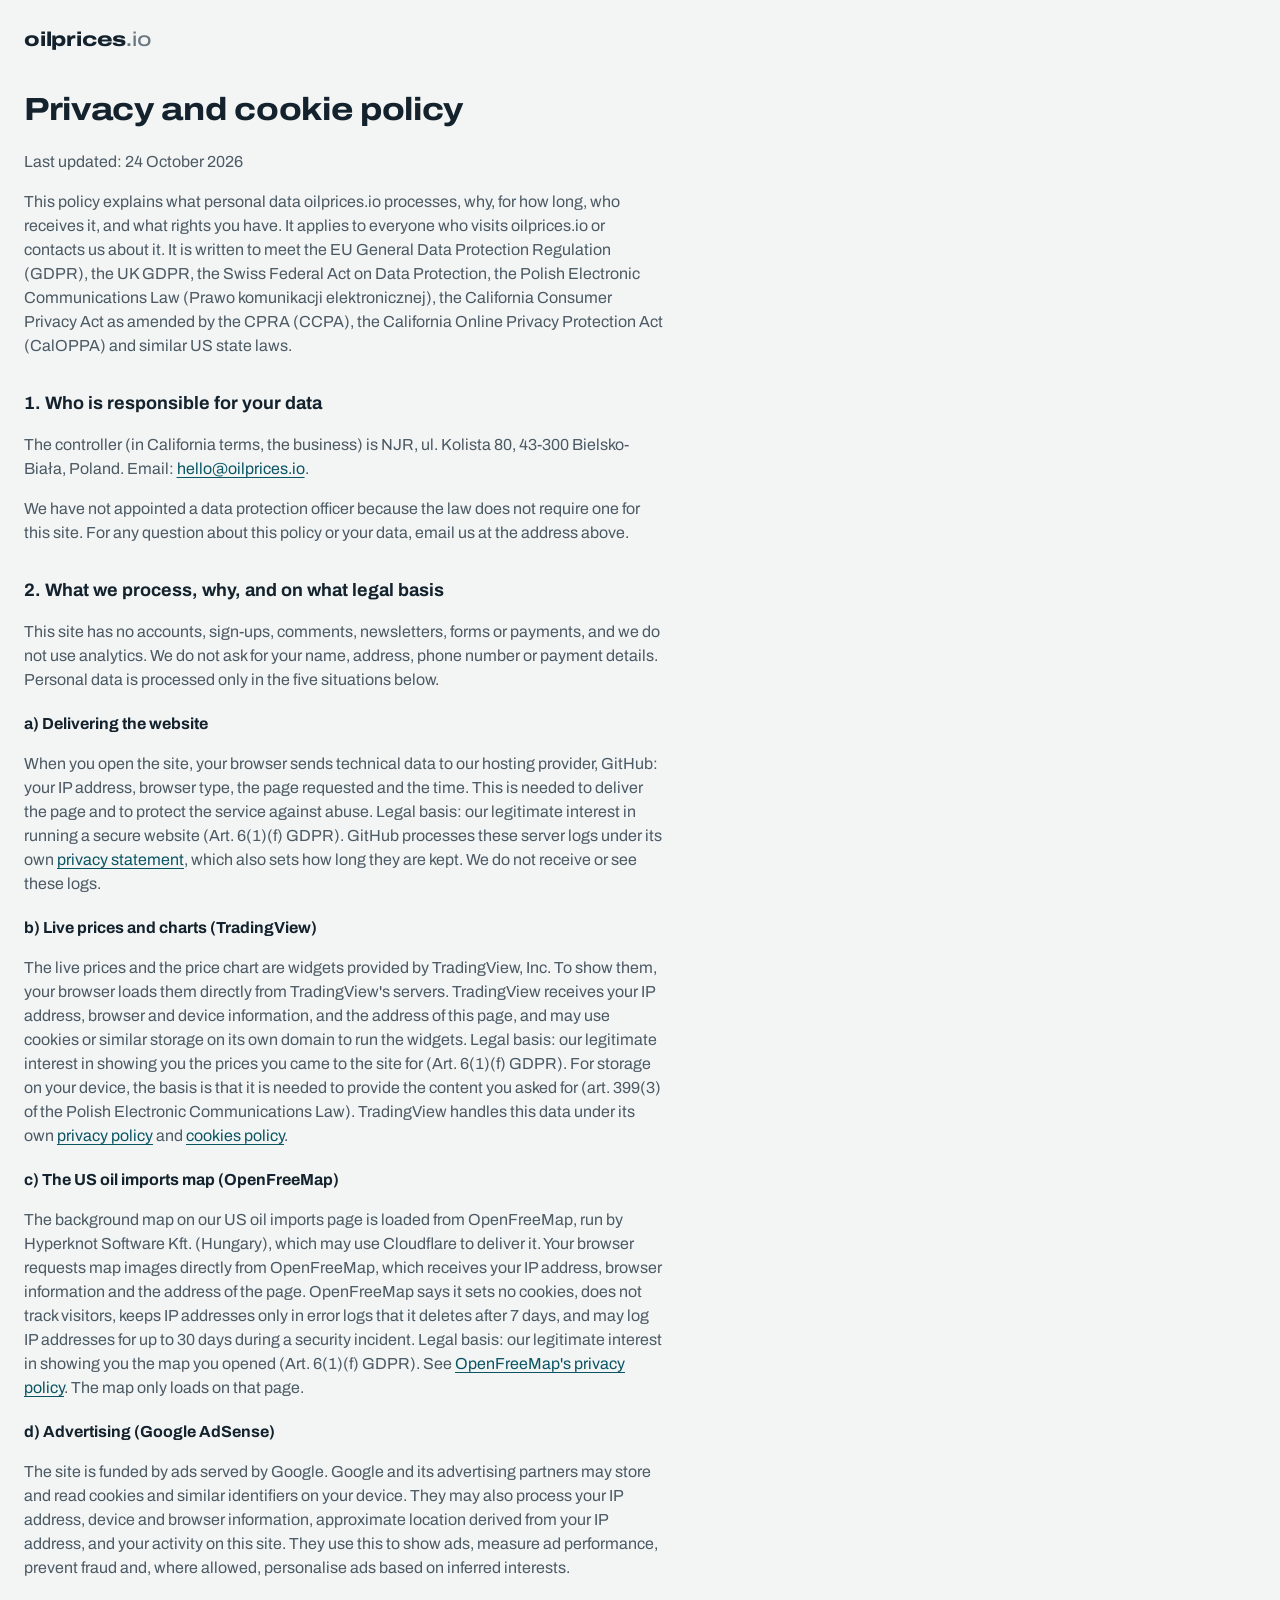
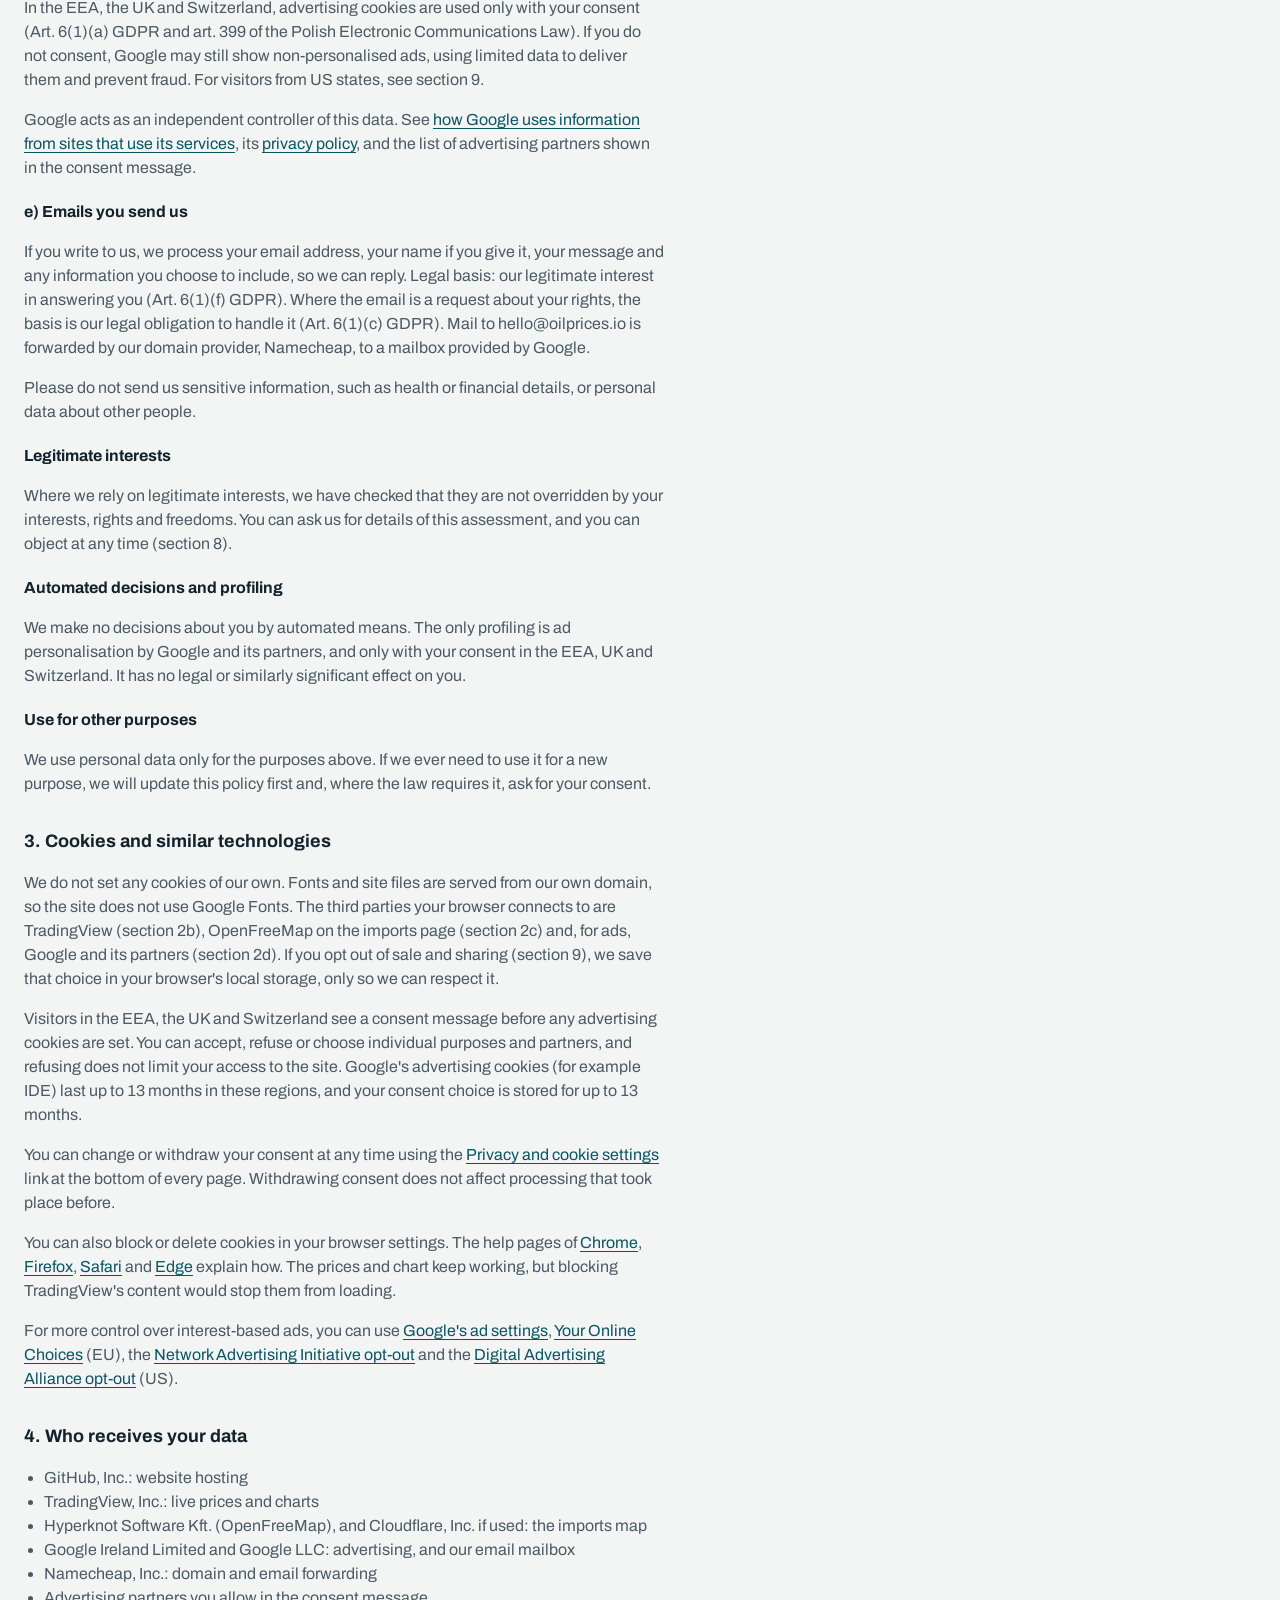
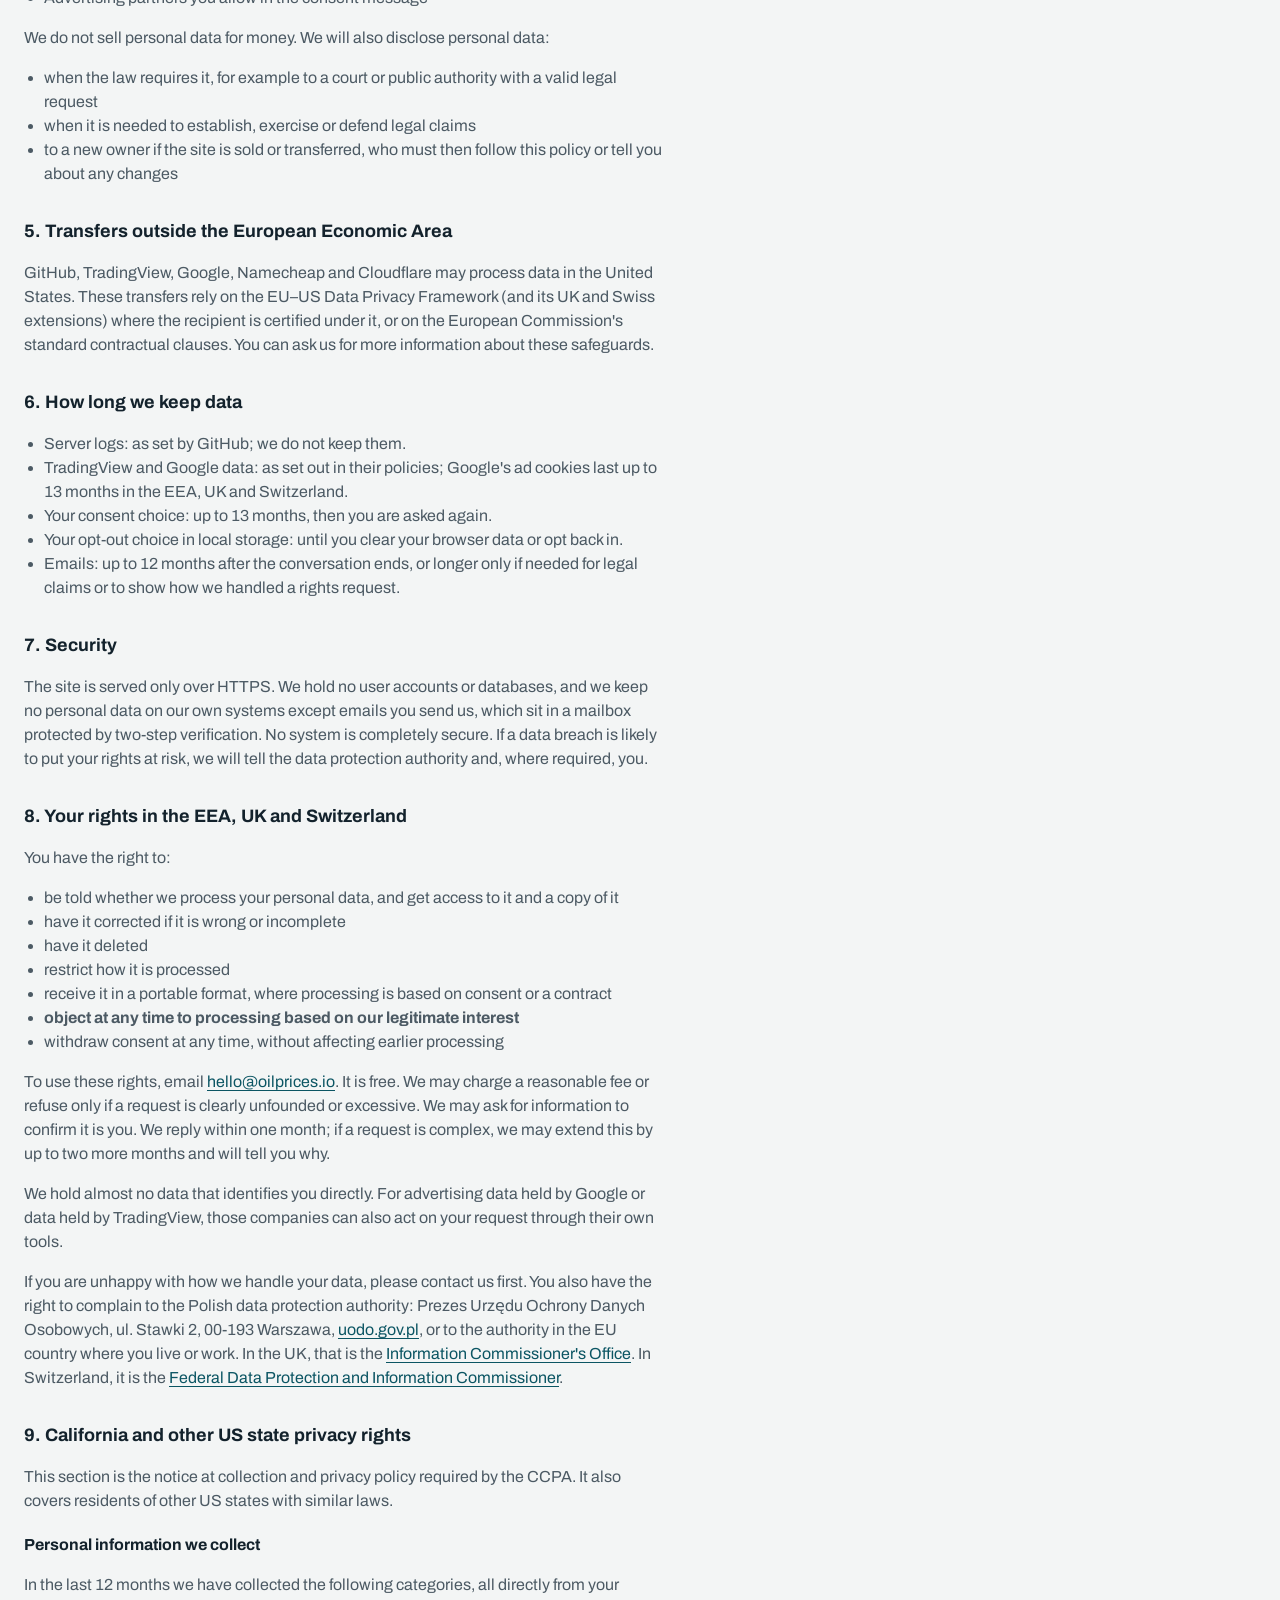
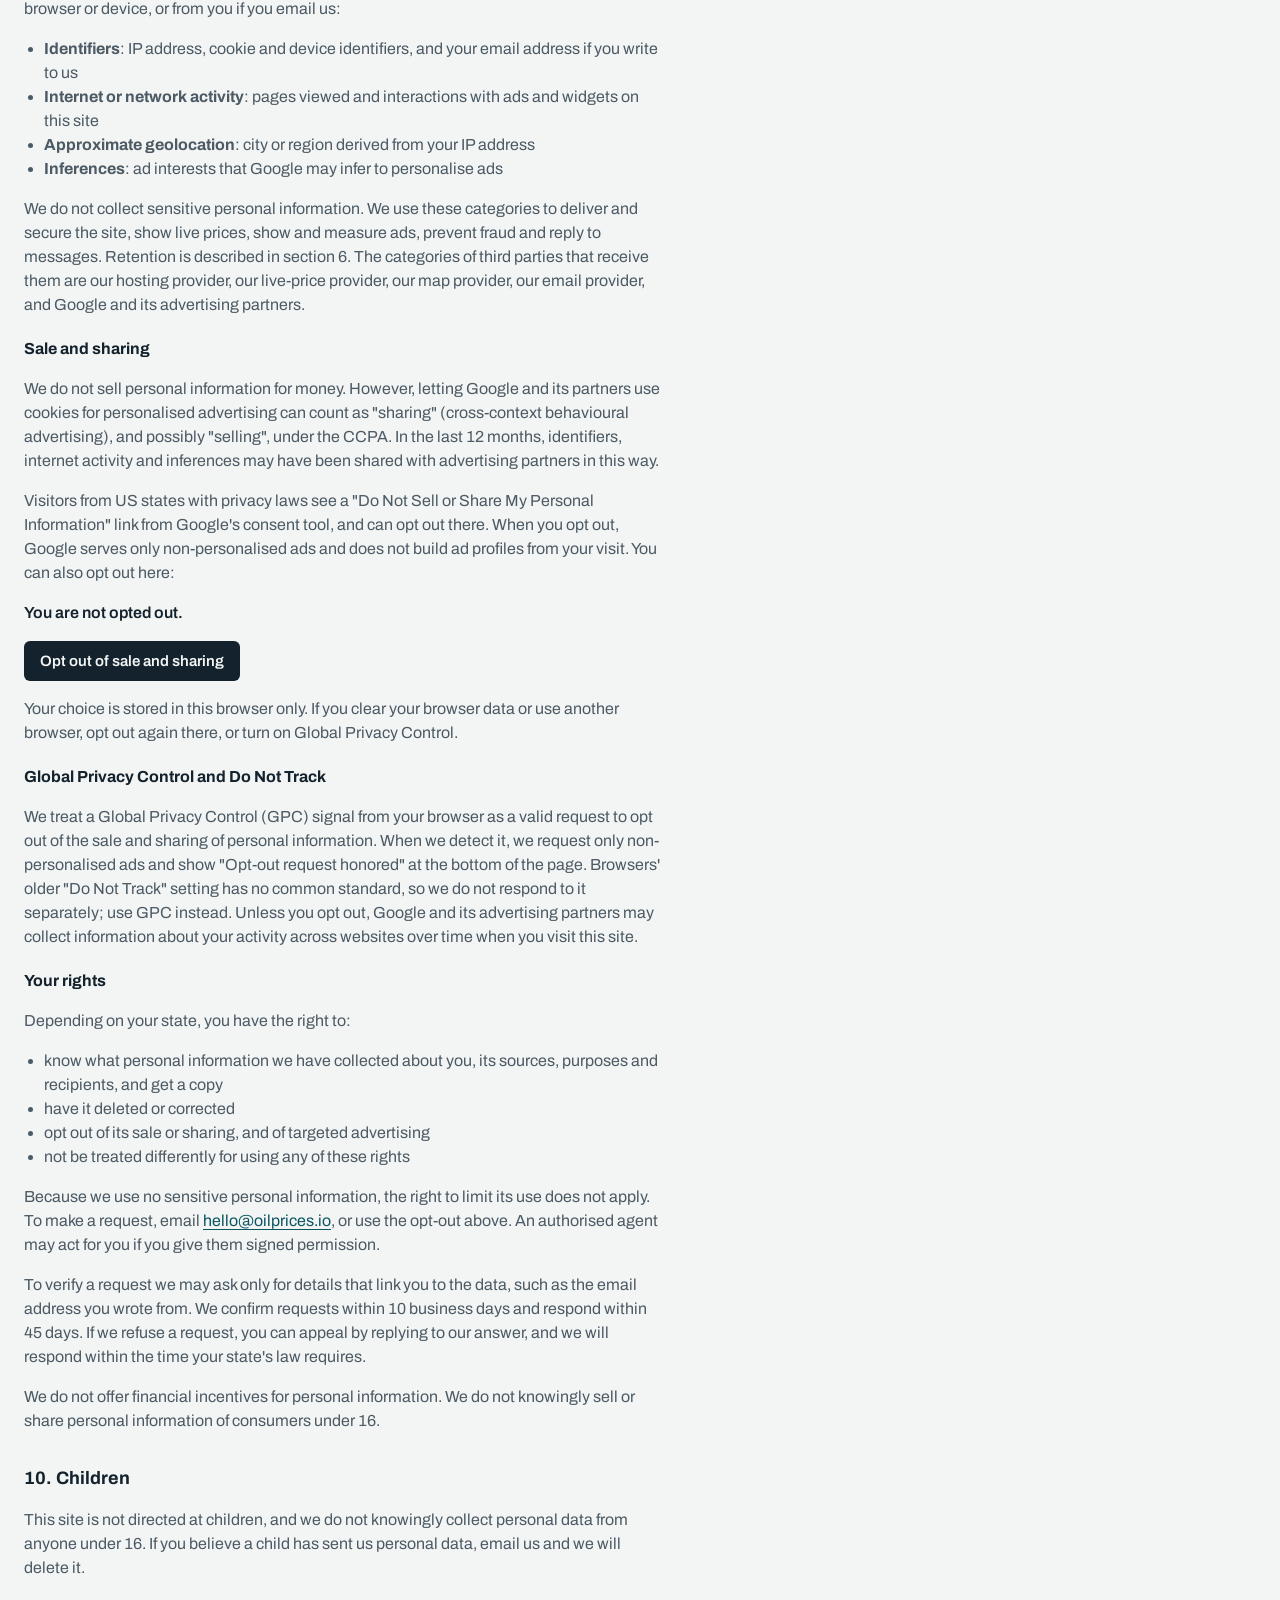
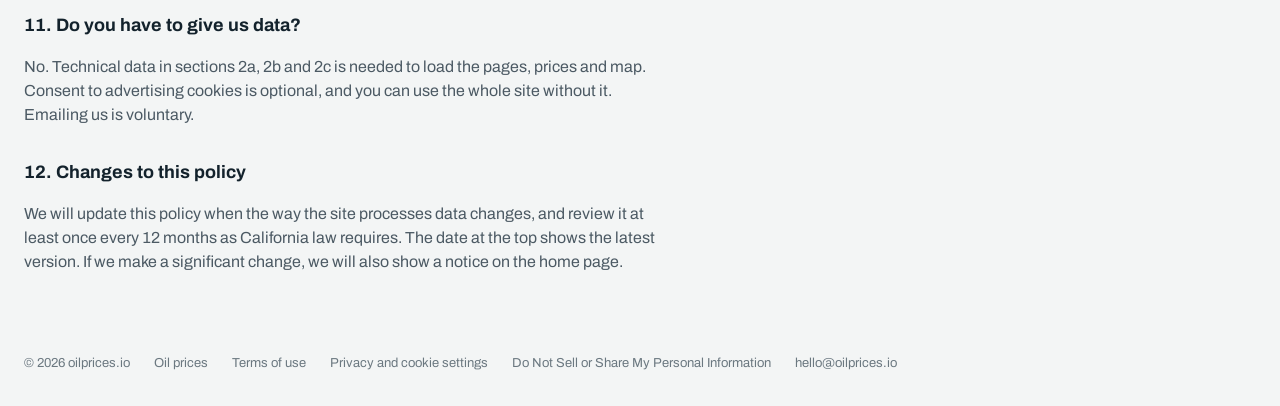
<file: site/privacy.html>
<!doctype html>
<html lang="en">
<head>
  <meta charset="utf-8">
  <meta name="viewport" content="width=device-width, initial-scale=1">
  <title>Privacy and cookie policy | oilprices.io</title>
  <meta name="description" content="How oilprices.io handles personal data, cookies and advertising, and your rights under the GDPR and US state privacy laws.">
  <link rel="canonical" href="https://oilprices.io/privacy.html">
  <link rel="icon" href="favicon.svg" type="image/svg+xml">
  <link rel="apple-touch-icon" href="apple-touch-icon.png">
  <link rel="stylesheet" href="styles.css">
  <script src="privacy-signals.js"></script>
</head>
<body>
  <header class="top wrap">
    <a class="wordmark" href="/">oilprices<span>.io</span></a>
  </header>

  <main class="wrap doc">
    <h1>Privacy and cookie policy</h1>
    <p>Last updated: 24 October 2026</p>
    <p>This policy explains what personal data oilprices.io processes, why, for how long, who receives it, and what rights you have. It applies to everyone who visits oilprices.io or contacts us about it. It is written to meet the EU General Data Protection Regulation (GDPR), the UK GDPR, the Swiss Federal Act on Data Protection, the Polish Electronic Communications Law (Prawo komunikacji elektronicznej), the California Consumer Privacy Act as amended by the CPRA (CCPA), the California Online Privacy Protection Act (CalOPPA) and similar US state laws.</p>

    <h2>1. Who is responsible for your data</h2>
    <p>The controller (in California terms, the business) is NJR, ul. Kolista 80, 43-300 Bielsko-Biała, Poland. Email: <a href="mailto:hello@oilprices.io">hello@oilprices.io</a>.</p>
    <p>We have not appointed a data protection officer because the law does not require one for this site. For any question about this policy or your data, email us at the address above.</p>

    <h2>2. What we process, why, and on what legal basis</h2>
    <p>This site has no accounts, sign-ups, comments, newsletters, forms or payments, and we do not use analytics. We do not ask for your name, address, phone number or payment details. Personal data is processed only in the five situations below.</p>

    <h3>a) Delivering the website</h3>
    <p>When you open the site, your browser sends technical data to our hosting provider, GitHub: your IP address, browser type, the page requested and the time. This is needed to deliver the page and to protect the service against abuse. Legal basis: our legitimate interest in running a secure website (Art. 6(1)(f) GDPR). GitHub processes these server logs under its own <a href="https://docs.github.com/en/site-policy/privacy-policies/github-general-privacy-statement">privacy statement</a>, which also sets how long they are kept. We do not receive or see these logs.</p>

    <h3>b) Live prices and charts (TradingView)</h3>
    <p>The live prices and the price chart are widgets provided by TradingView, Inc. To show them, your browser loads them directly from TradingView's servers. TradingView receives your IP address, browser and device information, and the address of this page, and may use cookies or similar storage on its own domain to run the widgets. Legal basis: our legitimate interest in showing you the prices you came to the site for (Art. 6(1)(f) GDPR). For storage on your device, the basis is that it is needed to provide the content you asked for (art. 399(3) of the Polish Electronic Communications Law). TradingView handles this data under its own <a href="https://www.tradingview.com/privacy-policy/">privacy policy</a> and <a href="https://www.tradingview.com/cookies-policy/">cookies policy</a>.</p>

    <h3>c) The US oil imports map (OpenFreeMap)</h3>
    <p>The background map on our US oil imports page is loaded from OpenFreeMap, run by Hyperknot Software Kft. (Hungary), which may use Cloudflare to deliver it. Your browser requests map images directly from OpenFreeMap, which receives your IP address, browser information and the address of the page. OpenFreeMap says it sets no cookies, does not track visitors, keeps IP addresses only in error logs that it deletes after 7 days, and may log IP addresses for up to 30 days during a security incident. Legal basis: our legitimate interest in showing you the map you opened (Art. 6(1)(f) GDPR). See <a href="https://openfreemap.org/privacy/">OpenFreeMap's privacy policy</a>. The map only loads on that page.</p>

    <h3>d) Advertising (Google AdSense)</h3>
    <p>The site is funded by ads served by Google. Google and its advertising partners may store and read cookies and similar identifiers on your device. They may also process your IP address, device and browser information, approximate location derived from your IP address, and your activity on this site. They use this to show ads, measure ad performance, prevent fraud and, where allowed, personalise ads based on inferred interests.</p>
    <p>In the EEA, the UK and Switzerland, advertising cookies are used only with your consent (Art. 6(1)(a) GDPR and art. 399 of the Polish Electronic Communications Law). If you do not consent, Google may still show non-personalised ads, using limited data to deliver them and prevent fraud. For visitors from US states, see section 9.</p>
    <p>Google acts as an independent controller of this data. See <a href="https://policies.google.com/technologies/partner-sites">how Google uses information from sites that use its services</a>, its <a href="https://policies.google.com/privacy">privacy policy</a>, and the list of advertising partners shown in the consent message.</p>

    <h3>e) Emails you send us</h3>
    <p>If you write to us, we process your email address, your name if you give it, your message and any information you choose to include, so we can reply. Legal basis: our legitimate interest in answering you (Art. 6(1)(f) GDPR). Where the email is a request about your rights, the basis is our legal obligation to handle it (Art. 6(1)(c) GDPR). Mail to hello@oilprices.io is forwarded by our domain provider, Namecheap, to a mailbox provided by Google.</p>
    <p>Please do not send us sensitive information, such as health or financial details, or personal data about other people.</p>

    <h3>Legitimate interests</h3>
    <p>Where we rely on legitimate interests, we have checked that they are not overridden by your interests, rights and freedoms. You can ask us for details of this assessment, and you can object at any time (section 8).</p>

    <h3>Automated decisions and profiling</h3>
    <p>We make no decisions about you by automated means. The only profiling is ad personalisation by Google and its partners, and only with your consent in the EEA, UK and Switzerland. It has no legal or similarly significant effect on you.</p>

    <h3>Use for other purposes</h3>
    <p>We use personal data only for the purposes above. If we ever need to use it for a new purpose, we will update this policy first and, where the law requires it, ask for your consent.</p>

    <h2>3. Cookies and similar technologies</h2>
    <p>We do not set any cookies of our own. Fonts and site files are served from our own domain, so the site does not use Google Fonts. The third parties your browser connects to are TradingView (section 2b), OpenFreeMap on the imports page (section 2c) and, for ads, Google and its partners (section 2d). If you opt out of sale and sharing (section 9), we save that choice in your browser's local storage, only so we can respect it.</p>
    <p>Visitors in the EEA, the UK and Switzerland see a consent message before any advertising cookies are set. You can accept, refuse or choose individual purposes and partners, and refusing does not limit your access to the site. Google's advertising cookies (for example IDE) last up to 13 months in these regions, and your consent choice is stored for up to 13 months.</p>
    <p>You can change or withdraw your consent at any time using the <a href="#" data-consent-settings>Privacy and cookie settings</a> link at the bottom of every page. Withdrawing consent does not affect processing that took place before.</p>
    <p>You can also block or delete cookies in your browser settings. The help pages of <a href="https://support.google.com/chrome/answer/95647">Chrome</a>, <a href="https://support.mozilla.org/kb/enhanced-tracking-protection-firefox-desktop">Firefox</a>, <a href="https://support.apple.com/guide/safari/manage-cookies-sfri11471/mac">Safari</a> and <a href="https://support.microsoft.com/microsoft-edge/delete-cookies-in-microsoft-edge-63947406-40ac-c3b8-57b9-2a946a29ae09">Edge</a> explain how. The prices and chart keep working, but blocking TradingView's content would stop them from loading.</p>
    <p>For more control over interest-based ads, you can use <a href="https://adssettings.google.com">Google's ad settings</a>, <a href="https://www.youronlinechoices.eu">Your Online Choices</a> (EU), the <a href="https://optout.networkadvertising.org">Network Advertising Initiative opt-out</a> and the <a href="https://optout.aboutads.info">Digital Advertising Alliance opt-out</a> (US).</p>

    <h2>4. Who receives your data</h2>
    <ul>
      <li>GitHub, Inc.: website hosting</li>
      <li>TradingView, Inc.: live prices and charts</li>
      <li>Hyperknot Software Kft. (OpenFreeMap), and Cloudflare, Inc. if used: the imports map</li>
      <li>Google Ireland Limited and Google LLC: advertising, and our email mailbox</li>
      <li>Namecheap, Inc.: domain and email forwarding</li>
      <li>Advertising partners you allow in the consent message</li>
    </ul>
    <p>We do not sell personal data for money. We will also disclose personal data:</p>
    <ul>
      <li>when the law requires it, for example to a court or public authority with a valid legal request</li>
      <li>when it is needed to establish, exercise or defend legal claims</li>
      <li>to a new owner if the site is sold or transferred, who must then follow this policy or tell you about any changes</li>
    </ul>

    <h2>5. Transfers outside the European Economic Area</h2>
    <p>GitHub, TradingView, Google, Namecheap and Cloudflare may process data in the United States. These transfers rely on the EU–US Data Privacy Framework (and its UK and Swiss extensions) where the recipient is certified under it, or on the European Commission's standard contractual clauses. You can ask us for more information about these safeguards.</p>

    <h2>6. How long we keep data</h2>
    <ul>
      <li>Server logs: as set by GitHub; we do not keep them.</li>
      <li>TradingView and Google data: as set out in their policies; Google's ad cookies last up to 13 months in the EEA, UK and Switzerland.</li>
      <li>Your consent choice: up to 13 months, then you are asked again.</li>
      <li>Your opt-out choice in local storage: until you clear your browser data or opt back in.</li>
      <li>Emails: up to 12 months after the conversation ends, or longer only if needed for legal claims or to show how we handled a rights request.</li>
    </ul>

    <h2>7. Security</h2>
    <p>The site is served only over HTTPS. We hold no user accounts or databases, and we keep no personal data on our own systems except emails you send us, which sit in a mailbox protected by two-step verification. No system is completely secure. If a data breach is likely to put your rights at risk, we will tell the data protection authority and, where required, you.</p>

    <h2>8. Your rights in the EEA, UK and Switzerland</h2>
    <p>You have the right to:</p>
    <ul>
      <li>be told whether we process your personal data, and get access to it and a copy of it</li>
      <li>have it corrected if it is wrong or incomplete</li>
      <li>have it deleted</li>
      <li>restrict how it is processed</li>
      <li>receive it in a portable format, where processing is based on consent or a contract</li>
      <li><strong>object at any time to processing based on our legitimate interest</strong></li>
      <li>withdraw consent at any time, without affecting earlier processing</li>
    </ul>
    <p>To use these rights, email <a href="mailto:hello@oilprices.io">hello@oilprices.io</a>. It is free. We may charge a reasonable fee or refuse only if a request is clearly unfounded or excessive. We may ask for information to confirm it is you. We reply within one month; if a request is complex, we may extend this by up to two more months and will tell you why.</p>
    <p>We hold almost no data that identifies you directly. For advertising data held by Google or data held by TradingView, those companies can also act on your request through their own tools.</p>
    <p>If you are unhappy with how we handle your data, please contact us first. You also have the right to complain to the Polish data protection authority: Prezes Urzędu Ochrony Danych Osobowych, ul. Stawki 2, 00-193 Warszawa, <a href="https://uodo.gov.pl">uodo.gov.pl</a>, or to the authority in the EU country where you live or work. In the UK, that is the <a href="https://ico.org.uk">Information Commissioner's Office</a>. In Switzerland, it is the <a href="https://www.edoeb.admin.ch">Federal Data Protection and Information Commissioner</a>.</p>

    <h2 id="us-choices">9. California and other US state privacy rights</h2>
    <p>This section is the notice at collection and privacy policy required by the CCPA. It also covers residents of other US states with similar laws.</p>

    <h3>Personal information we collect</h3>
    <p>In the last 12 months we have collected the following categories, all directly from your browser or device, or from you if you email us:</p>
    <ul>
      <li><strong>Identifiers</strong>: IP address, cookie and device identifiers, and your email address if you write to us</li>
      <li><strong>Internet or network activity</strong>: pages viewed and interactions with ads and widgets on this site</li>
      <li><strong>Approximate geolocation</strong>: city or region derived from your IP address</li>
      <li><strong>Inferences</strong>: ad interests that Google may infer to personalise ads</li>
    </ul>
    <p>We do not collect sensitive personal information. We use these categories to deliver and secure the site, show live prices, show and measure ads, prevent fraud and reply to messages. Retention is described in section 6. The categories of third parties that receive them are our hosting provider, our live-price provider, our map provider, our email provider, and Google and its advertising partners.</p>

    <h3>Sale and sharing</h3>
    <p>We do not sell personal information for money. However, letting Google and its partners use cookies for personalised advertising can count as "sharing" (cross-context behavioural advertising), and possibly "selling", under the CCPA. In the last 12 months, identifiers, internet activity and inferences may have been shared with advertising partners in this way.</p>
    <p>Visitors from US states with privacy laws see a "Do Not Sell or Share My Personal Information" link from Google's consent tool, and can opt out there. When you opt out, Google serves only non-personalised ads and does not build ad profiles from your visit. You can also opt out here:</p>
    <p class="optout-status" data-optout-status>Checking your opt-out status…</p>
    <p><button type="button" class="optout-button" data-optout-toggle hidden>Opt out of sale and sharing</button></p>
    <p>Your choice is stored in this browser only. If you clear your browser data or use another browser, opt out again there, or turn on Global Privacy Control.</p>

    <h3>Global Privacy Control and Do Not Track</h3>
    <p>We treat a Global Privacy Control (GPC) signal from your browser as a valid request to opt out of the sale and sharing of personal information. When we detect it, we request only non-personalised ads and show "Opt-out request honored" at the bottom of the page. Browsers' older "Do Not Track" setting has no common standard, so we do not respond to it separately; use GPC instead. Unless you opt out, Google and its advertising partners may collect information about your activity across websites over time when you visit this site.</p>

    <h3>Your rights</h3>
    <p>Depending on your state, you have the right to:</p>
    <ul>
      <li>know what personal information we have collected about you, its sources, purposes and recipients, and get a copy</li>
      <li>have it deleted or corrected</li>
      <li>opt out of its sale or sharing, and of targeted advertising</li>
      <li>not be treated differently for using any of these rights</li>
    </ul>
    <p>Because we use no sensitive personal information, the right to limit its use does not apply. To make a request, email <a href="mailto:hello@oilprices.io">hello@oilprices.io</a>, or use the opt-out above. An authorised agent may act for you if you give them signed permission.</p>
    <p>To verify a request we may ask only for details that link you to the data, such as the email address you wrote from. We confirm requests within 10 business days and respond within 45 days. If we refuse a request, you can appeal by replying to our answer, and we will respond within the time your state's law requires.</p>
    <p>We do not offer financial incentives for personal information. We do not knowingly sell or share personal information of consumers under 16.</p>

    <h2>10. Children</h2>
    <p>This site is not directed at children, and we do not knowingly collect personal data from anyone under 16. If you believe a child has sent us personal data, email us and we will delete it.</p>

    <h2>11. Do you have to give us data?</h2>
    <p>No. Technical data in sections 2a, 2b and 2c is needed to load the pages, prices and map. Consent to advertising cookies is optional, and you can use the whole site without it. Emailing us is voluntary.</p>

    <h2>12. Changes to this policy</h2>
    <p>We will update this policy when the way the site processes data changes, and review it at least once every 12 months as California law requires. The date at the top shows the latest version. If we make a significant change, we will also show a notice on the home page.</p>
  </main>

  <footer class="foot wrap">
    <p>© 2026 oilprices.io</p>
    <p><a href="/">Oil prices</a></p>
    <p><a href="terms.html">Terms of use</a></p>
    <p><a href="#" data-consent-settings>Privacy and cookie settings</a></p>
    <p><a href="privacy.html#us-choices">Do Not Sell or Share My Personal Information</a></p>
    <p><a href="mailto:hello@oilprices.io">hello@oilprices.io</a></p>
    <p class="gpc-notice" data-gpc-notice hidden>Opt-out request honored (Global Privacy Control)</p>
  </footer>
  <script src="consent.js" defer></script>
</body>
</html>
</file>
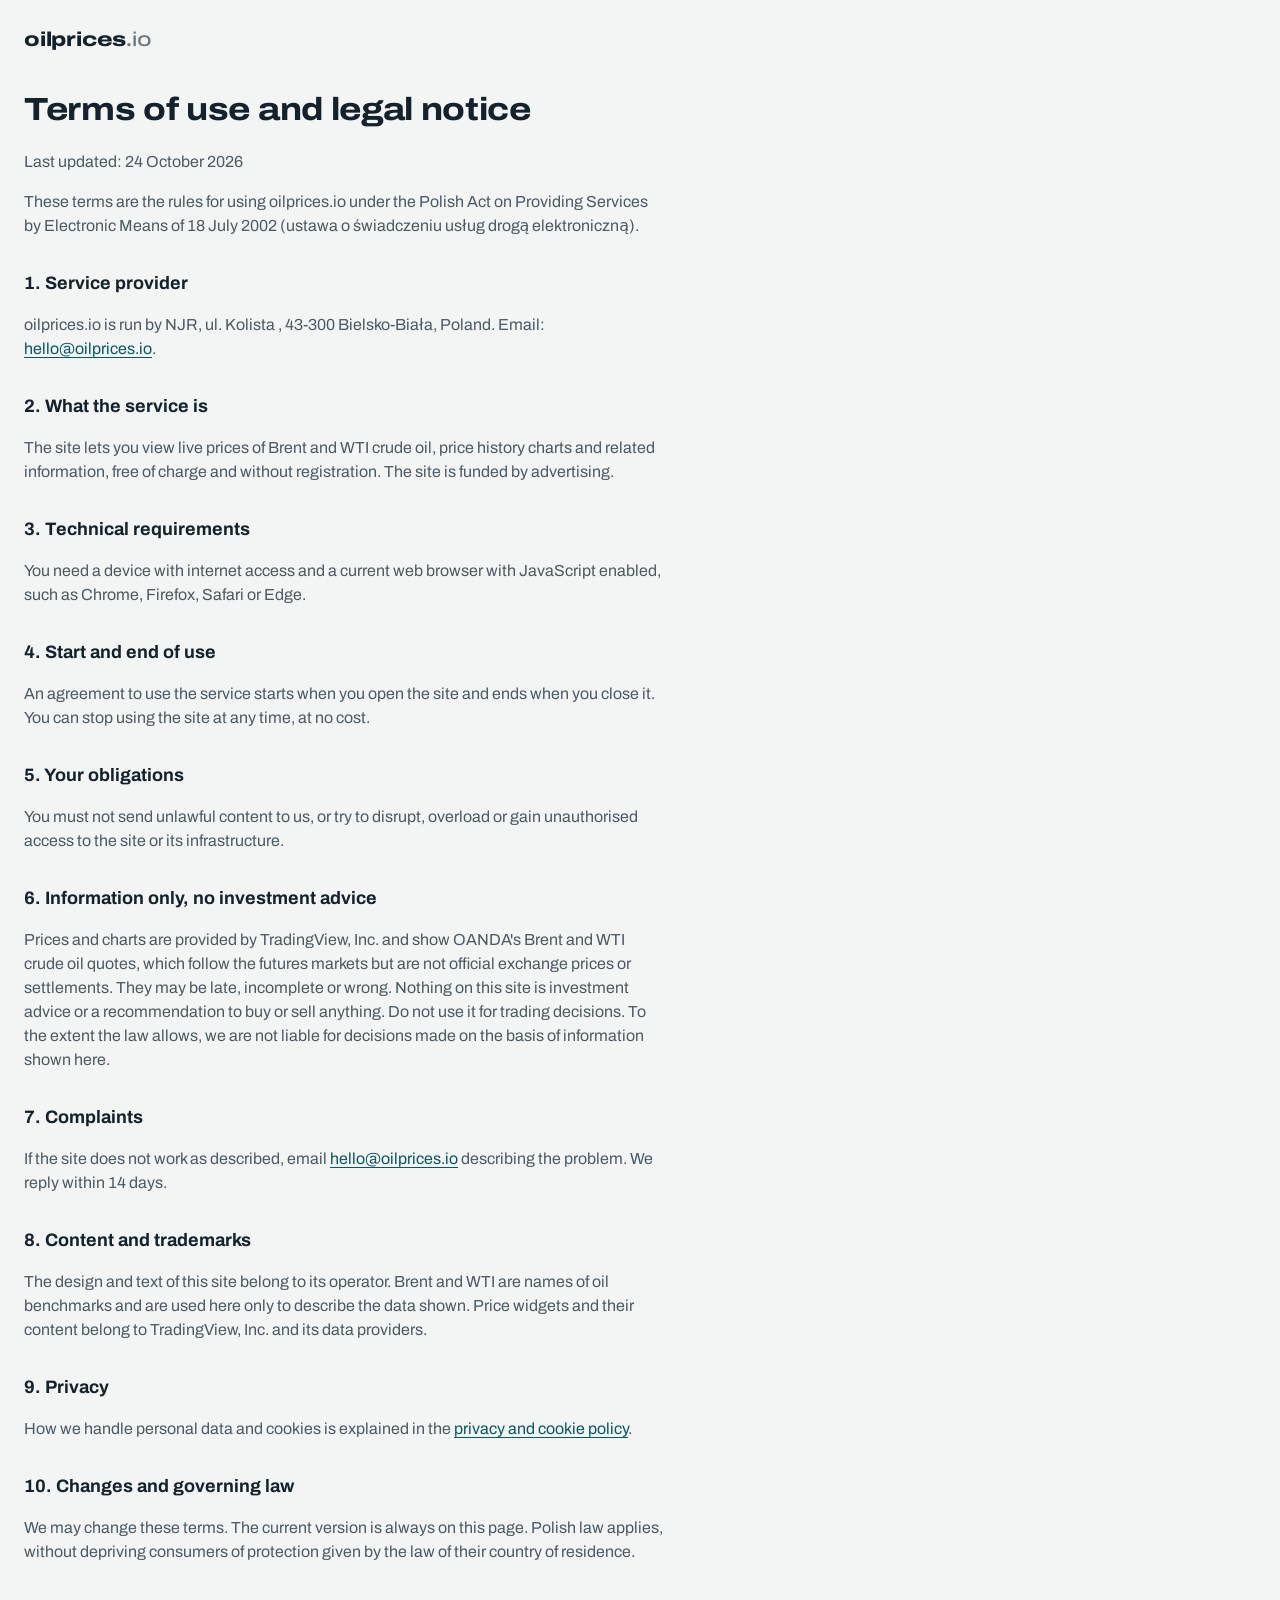
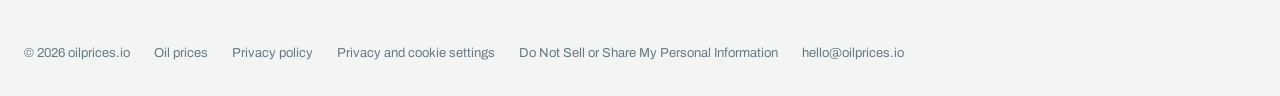
<file: site/terms.html>
<!doctype html>
<html lang="en">
<head>
  <meta charset="utf-8">
  <meta name="viewport" content="width=device-width, initial-scale=1">
  <title>Terms of use and legal notice | oilprices.io</title>
  <meta name="description" content="Terms of use, legal notice and contact details for oilprices.io.">
  <link rel="canonical" href="https://oilprices.io/terms.html">
  <link rel="icon" href="favicon.svg" type="image/svg+xml">
  <link rel="apple-touch-icon" href="apple-touch-icon.png">
  <link rel="stylesheet" href="styles.css">
  <script src="privacy-signals.js"></script>
</head>
<body>
  <header class="top wrap">
    <a class="wordmark" href="/">oilprices<span>.io</span></a>
  </header>

  <main class="wrap doc">
    <h1>Terms of use and legal notice</h1>
    <p>Last updated: 24 October 2026</p>
    <p>These terms are the rules for using oilprices.io under the Polish Act on Providing Services by Electronic Means of 18 July 2002 (ustawa o świadczeniu usług drogą elektroniczną).</p>

    <h2>1. Service provider</h2>
    <p>oilprices.io is run by NJR, ul. Kolista , 43-300 Bielsko-Biała, Poland. Email: <a href="mailto:hello@oilprices.io">hello@oilprices.io</a>.</p>

    <h2>2. What the service is</h2>
    <p>The site lets you view live prices of Brent and WTI crude oil, price history charts and related information, free of charge and without registration. The site is funded by advertising.</p>

    <h2>3. Technical requirements</h2>
    <p>You need a device with internet access and a current web browser with JavaScript enabled, such as Chrome, Firefox, Safari or Edge.</p>

    <h2>4. Start and end of use</h2>
    <p>An agreement to use the service starts when you open the site and ends when you close it. You can stop using the site at any time, at no cost.</p>

    <h2>5. Your obligations</h2>
    <p>You must not send unlawful content to us, or try to disrupt, overload or gain unauthorised access to the site or its infrastructure.</p>

    <h2>6. Information only, no investment advice</h2>
    <p>Prices and charts are provided by TradingView, Inc. and show OANDA's Brent and WTI crude oil quotes, which follow the futures markets but are not official exchange prices or settlements. They may be late, incomplete or wrong. Nothing on this site is investment advice or a recommendation to buy or sell anything. Do not use it for trading decisions. To the extent the law allows, we are not liable for decisions made on the basis of information shown here.</p>

    <h2>7. Complaints</h2>
    <p>If the site does not work as described, email <a href="mailto:hello@oilprices.io">hello@oilprices.io</a> describing the problem. We reply within 14 days.</p>

    <h2>8. Content and trademarks</h2>
    <p>The design and text of this site belong to its operator. Brent and WTI are names of oil benchmarks and are used here only to describe the data shown. Price widgets and their content belong to TradingView, Inc. and its data providers.</p>

    <h2>9. Privacy</h2>
    <p>How we handle personal data and cookies is explained in the <a href="privacy.html">privacy and cookie policy</a>.</p>

    <h2>10. Changes and governing law</h2>
    <p>We may change these terms. The current version is always on this page. Polish law applies, without depriving consumers of protection given by the law of their country of residence.</p>
  </main>

  <footer class="foot wrap">
    <p>© 2026 oilprices.io</p>
    <p><a href="/">Oil prices</a></p>
    <p><a href="privacy.html">Privacy policy</a></p>
    <p><a href="#" data-consent-settings>Privacy and cookie settings</a></p>
    <p><a href="privacy.html#us-choices">Do Not Sell or Share My Personal Information</a></p>
    <p><a href="mailto:hello@oilprices.io">hello@oilprices.io</a></p>
    <p class="gpc-notice" data-gpc-notice hidden>Opt-out request honored (Global Privacy Control)</p>
  </footer>
  <script src="consent.js" defer></script>
</body>
</html>
</file>
<file: site/styles.css>
@font-face {
  font-family: "Archivo";
  src: url("fonts/archivo.woff2") format("woff2-variations");
  font-weight: 100 900;
  font-stretch: 62% 125%;
  font-display: swap;
}

:root {
  color-scheme: light;
  --bg: #f3f5f5;
  --ink: #13222c;
  --ink-2: #4c5a64;
  --ink-3: #6b7880;
  --rule: #d3dadc;
  --accent: #0b5563;
  --band: #0a1d24;
  --ocean: #e3eaed;
  --land: #f7f9f9;
  --land-us: #ffffff;
  --border: #d2dbde;
  --flow: #0b5563;
}

@media (prefers-color-scheme: dark) {
  :root {
    color-scheme: dark;
    --bg: #0e1b23;
    --ink: #e8eef0;
    --ink-2: #a9b6bd;
    --ink-3: #8795a0;
    --rule: #26363f;
    --accent: #6cc3d1;
    --band: #071419;
    --ocean: #0a1820;
    --land: #14252d;
    --land-us: #1b3039;
    --border: #253a44;
    --flow: #6cc3d1;
  }
}

*, *::before, *::after { box-sizing: border-box; }

html { -webkit-text-size-adjust: 100%; }

body {
  margin: 0;
  background: var(--bg);
  color: var(--ink);
  font-family: "Archivo", system-ui, sans-serif;
  font-size: 1rem;
  line-height: 1.5;
  font-variant-numeric: tabular-nums;
}

a { color: var(--accent); text-underline-offset: 0.18em; }

:focus-visible { outline: 2px solid var(--accent); outline-offset: 3px; border-radius: 2px; }

.visually-hidden {
  position: absolute; width: 1px; height: 1px; overflow: hidden;
  clip: rect(0 0 0 0); white-space: nowrap;
}

.wrap { width: min(100% - 2.5rem, 68rem); margin-inline: auto; }

/* Header */
.top {
  display: flex; flex-wrap: wrap; align-items: baseline; justify-content: space-between;
  gap: 0.5rem 2rem;
  padding-block: 1.5rem 1rem;
}
.wordmark {
  color: var(--ink); text-decoration: none;
  font-weight: 800; font-stretch: 125%; font-size: 1.25rem; letter-spacing: -0.01em;
}
.wordmark span { color: var(--ink-3); font-weight: 500; }
.status { margin: 0; color: var(--ink-2); font-size: 0.875rem; }

/* Price band: the one bold element. Deep petrol, quotes on it in TradingView's dark theme */
.band { background: var(--band); color: #fff; }
.band-top { padding-block: 1.25rem 0.5rem; }
.band .wordmark { color: #fff; }
.band .wordmark span { color: rgba(255, 255, 255, 0.55); }

.quotes { display: grid; grid-template-columns: 1fr 1fr; padding-block: 0.5rem 1.25rem; }
.quote { padding-right: 1.75rem; }
.quote { min-width: 0; }
.quote + .quote { padding-left: 1.75rem; padding-right: 0; border-left: 1px solid rgba(255, 255, 255, 0.12); }

.tv-slot { position: relative; }
.tv-slot-ticker { min-height: 180px; }
.tv-slot-chart { height: 520px; }
.tv-slot .tradingview-widget-container,
.tv-slot .tradingview-widget-container__widget { width: 100%; height: 100%; }
.tv-fallback { margin: 0.5rem 0 0; font-size: 0.875rem; color: var(--ink-2); }
.band .tv-fallback { color: rgba(255, 255, 255, 0.75); }
.tv-credit { margin: 0.4rem 0 0; font-size: 0.75rem; }
.tv-credit a { color: var(--ink-3); }

/* Layout: chart and text left, ad rail right on wide screens */
.layout { display: block; }
.content { min-width: 0; }

.ad-slot[hidden] { display: none !important; }
.ad-label { margin: 0 0 0.3rem; font-size: 0.6875rem; color: var(--ink-3); }
.ad-slot:has(ins[data-ad-status="unfilled"]) { display: none; }
.ad-inline { margin-top: 2rem; }
.ad-rail { display: none; }

@media (min-width: 1100px) {
  .wrap { width: min(100% - 3rem, 78rem); }
  .layout { display: grid; grid-template-columns: minmax(0, 1fr) 300px; column-gap: 2.5rem; align-items: start; }
  .ad-inline { display: none; }
  .ad-rail { display: block; padding-top: 2rem; height: 100%; }
  .ad-rail-inner { position: sticky; top: 1.5rem; width: 300px; }
}

/* Chart */
.history { padding-top: 2rem; }

/* About: small print */
.about {
  margin-top: 2.5rem; padding-top: 1rem;
  border-top: 1px solid var(--rule);
  columns: 2 22rem; column-gap: 2.5rem;
  font-size: 0.8125rem; line-height: 1.55; color: var(--ink-3);
}
.about p { margin: 0 0 0.6rem; break-inside: avoid; }
.about strong { color: var(--ink-2); font-weight: 600; }

/* Footer */
.foot {
  display: flex; flex-wrap: wrap; gap: 0.4rem 1.5rem;
  margin-top: 2rem; padding-block: 1rem 2rem;
  font-size: 0.8125rem; color: var(--ink-3);
}
.foot p { margin: 0; }
.foot a { color: var(--ink-3); text-decoration: none; }
.foot a:hover { color: var(--ink); text-decoration: underline; }
.gpc-notice { color: var(--ink-2); }

/* Site navigation (in the band) */
.band-top { display: flex; flex-wrap: wrap; align-items: baseline; justify-content: space-between; gap: 0.5rem 1.5rem; }
.site-nav { display: flex; gap: 1.25rem; font-size: 0.9375rem; }
.site-nav a { color: rgba(255, 255, 255, 0.7); text-decoration: none; padding-bottom: 2px; }
.site-nav a:hover { color: #fff; }
.site-nav a[aria-current="page"] { color: #fff; border-bottom: 2px solid rgba(255, 255, 255, 0.6); }

/* Article text (SEO content on both pages) */
.article { max-width: 44rem; margin-top: 3rem; }
.article h1 { margin: 0 0 0.75rem; font-size: clamp(1.5rem, 2.6vw, 2rem); font-weight: 750; font-stretch: 112%; letter-spacing: -0.01em; line-height: 1.15; }
.article h2 { margin: 2rem 0 0.5rem; font-size: 1.1875rem; font-weight: 700; font-stretch: 108%; }
.article h3 { margin: 1.25rem 0 0.25rem; font-size: 1rem; font-weight: 650; }
.article p { margin: 0.5rem 0 0; color: var(--ink-2); font-size: 0.96875rem; line-height: 1.62; }
.article p strong { color: var(--ink); font-weight: 600; }
.article .small-print { font-size: 0.8125rem; color: var(--ink-3); }
.article a { color: var(--accent); }

/* Imports page: header area in the band */
.imports-head { padding-block: 0.75rem 1.5rem; }
.imports-head h1 { margin: 0; color: #fff; font-size: clamp(1.5rem, 3.2vw, 2.25rem); font-weight: 750; font-stretch: 115%; letter-spacing: -0.015em; line-height: 1.1; }
.imports-sub { margin: 0.5rem 0 0; color: rgba(255, 255, 255, 0.72); font-size: 0.9375rem; }
.filters { display: flex; flex-wrap: wrap; align-items: flex-end; gap: 0.75rem 1rem; margin-top: 1.25rem; }
.filters label { display: grid; gap: 0.25rem; font-size: 0.75rem; color: rgba(255, 255, 255, 0.65); }
.filters select, .filters button {
  font: inherit; font-size: 0.875rem; color: #fff;
  background: rgba(255, 255, 255, 0.08); border: 1px solid rgba(255, 255, 255, 0.2);
  border-radius: 6px; padding: 0.45rem 0.65rem; min-height: 2.25rem;
}
.filters select { min-width: 9.5rem; max-width: 14rem; }
.filters select option { color: #13222c; background: #fff; }
.filters button { cursor: pointer; }
.filters button:hover, .filters select:hover { border-color: rgba(255, 255, 255, 0.45); }
.filters .play[aria-pressed="true"] { background: #fff; color: #0a1d24; }
.filters .reset { background: none; border-color: transparent; color: rgba(255, 255, 255, 0.7); text-decoration: underline; text-underline-offset: 0.2em; }

/* Imports page: layout */
.imports-layout { padding-top: 1.75rem; }
.imports-panel h2 { margin: 1.5rem 0 0.6rem; font-size: 1rem; font-weight: 700; }

/* Map (MapLibre + OpenFreeMap tiles) */
.map { position: relative; height: 600px; border: 1px solid var(--rule); border-radius: 8px; overflow: hidden; background: #e8ecee; }
.map .maplibregl-canvas { outline: none; }
.flow-canvas { position: absolute; top: 0; left: 0; pointer-events: none; }
.map-reset { position: absolute; top: 10px; left: 10px; z-index: 2; font: inherit; font-size: 0.8125rem; font-weight: 600; color: #13222c;
  background: #fff; border: 0; border-radius: 4px; box-shadow: 0 0 0 2px rgb(0 0 0 / 0.1); height: 29px; padding: 0 0.7rem; cursor: pointer; }
.map-msg { position: absolute; inset: 0; z-index: 2; display: grid; place-items: center; margin: 0; padding: 2rem; text-align: center; color: #4c5a64; font-size: 0.9375rem; pointer-events: none; }
.map-msg[hidden] { display: none; }
.maplibregl-ctrl-attrib { font-size: 11px; }
.map-tip {
  position: absolute; z-index: 3; max-width: 290px; pointer-events: none;
  background: var(--bg); border: 1px solid var(--rule); border-radius: 8px;
  padding: 0.7rem 0.85rem; box-shadow: 0 4px 18px rgb(10 29 36 / 0.12); font-size: 0.8125rem;
}
.tt-title { font-weight: 650; color: var(--ink); }
.tt-big { margin-top: 0.3rem; font-size: 1.25rem; font-weight: 750; font-stretch: 110%; color: var(--ink); }
.tt-sub { color: var(--ink-3); }
.tt-rows { margin: 0.55rem 0 0; display: grid; gap: 0.3rem; }
.tt-rows dt { color: var(--ink-3); font-size: 0.75rem; }
.tt-rows dd { margin: 0; color: var(--ink); }
.tt-note { margin: 0.5rem 0 0; color: var(--ink-3); font-size: 0.75rem; }
.map-legend { display: flex; flex-wrap: wrap; align-items: center; gap: 0.35rem 1.25rem; margin: 0.6rem 0 0; font-size: 0.8125rem; color: var(--ink-3); }
.lg-item { display: inline-flex; align-items: center; gap: 0.4rem; white-space: nowrap; }
.lg-line { width: 22px; height: 4px; border-radius: 2px; background: #000; opacity: 0.85; }
.lg-dot { width: 9px; height: 9px; border-radius: 50%; }
.lg-port { background: #13222c; }
.lg-origin { background: #0b5563; }
@media (prefers-color-scheme: dark) { .lg-line { background: #e8eef0; } .lg-port { background: #e8eef0; } }
@media (max-width: 720px) { .map { height: 460px; } .lg-item { white-space: normal; } }

/* Ad below the map on the imports page */
.ad-wide { margin-top: 2rem; }

/* Summary panel */
.kpis { display: grid; grid-template-columns: repeat(3, 1fr); gap: 0.75rem; margin: 0; }
.kpis div { border-top: 2px solid var(--ink); padding-top: 0.4rem; }
.kpis dt { font-size: 0.75rem; color: var(--ink-3); }
.kpis dd { margin: 0.1rem 0 0; font-size: 1.375rem; font-weight: 750; font-stretch: 110%; }
.bars { list-style: none; margin: 0; padding: 0; display: grid; gap: 0.55rem; }
.bar-row { display: grid; grid-template-columns: 1fr auto; gap: 0.15rem 0.5rem; width: 100%; text-align: left; font: inherit; font-size: 0.875rem; color: var(--ink); background: none; border: 0; padding: 0; }
button.bar-row { cursor: pointer; }
button.bar-row:hover .bar-name { text-decoration: underline; }
.bar-val { color: var(--ink-3); font-size: 0.8125rem; }
.bar-track { grid-column: 1 / -1; height: 6px; background: var(--rule); border-radius: 3px; overflow: hidden; }
.bar-fill { display: block; height: 100%; background: var(--flow); border-radius: 0 3px 3px 0; }

/* Routes table and summary table */
.routes { margin-top: 1.5rem; }
.routes summary { cursor: pointer; color: var(--accent); font-weight: 600; font-size: 0.9375rem; }
.table-scroll { max-height: 26rem; overflow: auto; margin-top: 0.75rem; }
.routes table, .summary-table { font-size: 0.875rem; }
.routes th, .routes td, .summary-table th, .summary-table td { text-align: right; padding: 0.45rem 0 0.45rem 1rem; border-bottom: 1px solid var(--rule); }
.routes th:first-child, .routes td:first-child, .summary-table th:first-child { text-align: left; padding-left: 0; }
.routes td:nth-child(2) { text-align: left; }
.routes thead th, .summary-table thead th { font-size: 0.75rem; font-weight: 600; color: var(--ink-3); position: sticky; top: 0; background: var(--bg); }
.summary-table { width: 100%; border-collapse: collapse; margin-top: 1rem; }
.summary-table caption { text-align: left; font-size: 0.8125rem; color: var(--ink-3); padding-bottom: 0.4rem; }
.summary-table tbody th { font-weight: 600; color: var(--ink); }
.summary-lead { margin-top: 0.5rem; }

@media (min-width: 1100px) {
  .imports-layout { display: grid; grid-template-columns: minmax(0, 1fr) 300px; column-gap: 2.5rem; align-items: start; }
  .imports-layout .map-wrap { grid-column: 1; grid-row: 1; }
  .imports-layout .imports-panel { grid-column: 2; grid-row: 1 / span 3; }
  .imports-layout .routes, .imports-layout .ad-wide, .imports-layout .imports-article { grid-column: 1; }
  .imports-panel .kpis { grid-template-columns: 1fr 1fr; }
  .imports-panel .kpis div:first-child { grid-column: 1 / -1; }
}
@media (max-width: 1099px) {
  .imports-panel { margin-top: 1.75rem; }
}

/* Legal pages */
.doc { padding-bottom: 1rem; }
.doc > * { max-width: 40rem; }
.doc h1 { font-size: 2rem; font-stretch: 115%; font-weight: 750; margin: 1rem 0 0.5rem; letter-spacing: -0.01em; }
.doc h2 { font-size: 1.125rem; margin: 2rem 0 0; }
.doc h3 { font-size: 1rem; margin: 1.25rem 0 0; }
.doc p, .doc li { color: var(--ink-2); }
.doc ul { padding-left: 1.25rem; }
.optout-status { font-weight: 600; color: var(--ink) !important; }
.optout-button {
  font: inherit; font-size: 0.9375rem; font-weight: 600;
  color: var(--bg); background: var(--ink); border: 0; border-radius: 6px;
  padding: 0.55rem 1rem; cursor: pointer;
}

@media (max-width: 720px) {
  .wrap { width: min(100% - 2rem, 68rem); }
  .filters { gap: 0.6rem; }
  .filters label { flex: 1 1 45%; }
  .filters select { min-width: 0; max-width: none; width: 100%; }
  .quotes { grid-template-columns: 1fr; padding-bottom: 0.75rem; }
  .quote { padding-right: 0; }
  .quote + .quote { padding-left: 0; border-left: 0; border-top: 1px solid rgba(255, 255, 255, 0.12); padding-top: 0.5rem; }
  .tv-slot-chart { height: 420px; }
}

/* Official EIA spot prices (home page) */
:root { --up: #17774a; --down: #b4232c; }
@media (prefers-color-scheme: dark) { :root { --up: #4cc38a; --down: #ff7b72; } }
.official { margin-top: 2.25rem; padding-top: 0.25rem; }
.official h2 { margin-top: 0; }
.article .official-updated-line { margin: 0; font-size: 0.8125rem; color: var(--ink-3); }
.article .official-lead { margin-top: 0.75rem; }
.official-stats { display: grid; grid-template-columns: repeat(3, minmax(0, 1fr)); gap: 0.75rem 1.25rem; margin: 1.25rem 0 0; }
.official-stats div { border-top: 2px solid var(--ink); padding-top: 0.45rem; }
.official-stats dt { font-size: 0.75rem; color: var(--ink-3); }
.official-stats dd { margin: 0; }
.official-price { margin-top: 0.1rem !important; font-size: 1.5rem; font-weight: 750; font-stretch: 110%; color: var(--ink); }
.official-chg { margin-top: 0.15rem !important; font-size: 0.8125rem; color: var(--ink-3); }
.official-chg.up { color: var(--up); }
.official-chg.down { color: var(--down); }
.official-tables { display: grid; gap: 0 2rem; margin-top: 0.5rem; }
.official-tables .summary-table { margin-top: 1.25rem; }
.official-tables td { white-space: nowrap; }
.article .official-note { margin-top: 1rem; font-size: 0.8125rem; color: var(--ink-3); }
@media (min-width: 760px) { .official-tables { grid-template-columns: minmax(0, 1.35fr) minmax(0, 1fr); align-items: start; } }
@media (max-width: 520px) { .official-price { font-size: 1.25rem; } .official-stats { gap: 0.75rem 0.9rem; } }

/* About page */
.about-head { padding-block: 0.75rem 1.75rem; }
.about-head h1 { margin: 0; color: #fff; font-size: clamp(1.5rem, 3.2vw, 2.25rem); font-weight: 750; font-stretch: 115%; letter-spacing: -0.015em; line-height: 1.1; }
.about-head p { margin: 0.5rem 0 0; max-width: 40rem; color: rgba(255, 255, 255, 0.72); font-size: 0.9375rem; }
.about-doc { padding-top: 0.5rem; }
.sources-table { width: 100%; max-width: 46rem !important; border-collapse: collapse; font-size: 0.875rem; margin-top: 0.75rem; }
.sources-table th, .sources-table td { text-align: left; vertical-align: top; padding: 0.6rem 1rem 0.6rem 0; border-bottom: 1px solid var(--rule); color: var(--ink-2); }
.sources-table thead th { font-size: 0.75rem; font-weight: 600; color: var(--ink-3); }
.sources-table tbody th { color: var(--ink); font-weight: 600; width: 22%; }
@media (max-width: 600px) {
  .sources-table thead { position: absolute; width: 1px; height: 1px; overflow: hidden; clip: rect(0 0 0 0); }
  .sources-table, .sources-table tbody, .sources-table tr, .sources-table th, .sources-table td { display: block; width: auto !important; }
  .sources-table tr { padding: 0.65rem 0; border-bottom: 1px solid var(--rule); }
  .sources-table th, .sources-table td { padding: 0.15rem 0; border: 0; }
  .sources-table td:last-child { color: var(--ink-3); }
  .sources-table td:last-child::before { content: "Updates: "; font-weight: 600; }
}

/* Shared: segmented buttons and charts */
.seg { display: inline-flex; border: 1px solid var(--rule); border-radius: 8px; overflow: hidden; }
.seg button { font: inherit; font-size: 0.8125rem; font-weight: 600; color: var(--ink-2); background: none; border: 0; padding: 0.4rem 0.75rem; cursor: pointer; }
.seg button + button { border-left: 1px solid var(--rule); }
.seg button[aria-pressed="true"], .seg button[aria-checked="true"] { background: var(--ink); color: var(--bg); }
.seg button:hover:not([aria-pressed="true"]):not([aria-checked="true"]) { background: var(--rule); }
.chart-box { position: relative; height: 320px; margin-top: 0.9rem; touch-action: pan-y; }
.chart-box svg { display: block; width: 100%; height: 100%; overflow: visible; }
.chart-grid { stroke: var(--rule); stroke-width: 1; }
.chart-axis { fill: var(--ink-3); font-size: 11px; font-family: inherit; }
.chart-line { fill: none; stroke: var(--accent); stroke-width: 2; stroke-linejoin: round; }
.chart-area { fill: var(--accent); opacity: 0.1; }
.chart-guide { stroke: var(--ink-3); stroke-dasharray: 3 3; }
.chart-dot { fill: var(--accent); stroke: var(--bg); stroke-width: 2; }
.chart-tip { position: absolute; z-index: 2; pointer-events: none; white-space: nowrap; background: var(--bg); border: 1px solid var(--rule); border-radius: 6px; padding: 0.35rem 0.55rem; box-shadow: 0 4px 14px rgb(10 29 36 / 0.12); font-size: 0.8125rem; }
.chart-tip strong { display: block; font-size: 0.9375rem; }
.chart-tip span { color: var(--ink-3); }
.chart-summary { margin: 0.6rem 0 0; font-size: 0.9375rem; color: var(--ink-2); line-height: 1.55; }
.bm-chart-head { display: flex; flex-wrap: wrap; align-items: center; justify-content: space-between; gap: 0.6rem 1rem; }
.bm-chart-head h2 { margin: 0; font-size: 1.1875rem; font-weight: 700; font-stretch: 108%; }

/* Tools */
.tool-head { padding-block: 0.5rem 1.75rem; }
.tool-head h1 { margin: 0; color: #fff; font-size: clamp(1.6rem, 3.4vw, 2.4rem); font-weight: 750; font-stretch: 115%; letter-spacing: -0.015em; line-height: 1.1; }
.tool-head p { margin: 0.5rem 0 0; max-width: 44rem; color: rgba(255, 255, 255, 0.72); font-size: 0.9375rem; }
.tool-head .crumbs-band { margin: 0 0 0.4rem; font-size: 0.8125rem; }
.crumbs-band a { color: rgba(255, 255, 255, 0.6); }
.tool-list { list-style: none; margin: 2rem 0 0; padding: 0; display: grid; gap: 1rem; grid-template-columns: repeat(auto-fill, minmax(18rem, 1fr)); }
.tool-card { display: flex; gap: 0.9rem; height: 100%; padding: 1.1rem 1.2rem; border: 1px solid var(--rule); border-radius: 10px; color: var(--ink); text-decoration: none; background: var(--land); }
.tool-card:hover { border-color: var(--accent); }
.tool-icon { flex: none; display: grid; place-items: center; width: 2.75rem; height: 2.75rem; border-radius: 8px; background: var(--rule); color: var(--accent); }
.tool-text strong { display: block; font-size: 1.0625rem; }
.tool-text span { display: block; margin-top: 0.25rem; font-size: 0.875rem; color: var(--ink-2); line-height: 1.5; }

/* Fuel cost calculator */
.fc { display: grid; gap: 1.5rem; margin-top: 2rem; }
@media (min-width: 900px) { .fc { grid-template-columns: minmax(0, 1.1fr) minmax(0, 1fr); align-items: start; } }
.fc-inputs { display: grid; gap: 1.1rem; }
.fc-field label, .fc-label { display: block; font-size: 0.8125rem; font-weight: 600; color: var(--ink-2); margin-bottom: 0.35rem; }
.fc-row { display: grid; grid-template-columns: minmax(0, 1fr) auto; gap: 0.5rem; }
.fc-row-3 { grid-template-columns: auto minmax(0, 1fr) auto; }
.fc-row-people { grid-template-columns: 6rem auto; align-items: center; }
.fc input[type="number"], .fc select {
  font: inherit; font-size: 1rem; color: var(--ink); background: var(--land); width: 100%;
  border: 1px solid var(--border); border-radius: 8px; padding: 0.6rem 0.7rem; min-height: 2.75rem;
}
.fc select { width: auto; padding-right: 1.9rem; appearance: none; cursor: pointer;
  background-image: url("data:image/svg+xml,%3Csvg xmlns='http://www.w3.org/2000/svg' width='10' height='10' viewBox='0 0 10 10'%3E%3Cpath d='M1.5 3.5 5 7l3.5-3.5' fill='none' stroke='%236b7880' stroke-width='1.6'/%3E%3C/svg%3E");
  background-repeat: no-repeat; background-position: right 0.65rem center; }
.fc input:focus, .fc select:focus { outline: 2px solid var(--accent); outline-offset: 1px; border-color: transparent; }
.fc-unit { font-size: 0.9375rem; color: var(--ink-2); }
.fc-check { display: inline-flex !important; align-items: center; gap: 0.45rem; margin: 0.5rem 0 0 !important; font-weight: 500 !important; font-size: 0.875rem !important; color: var(--ink-2) !important; cursor: pointer; }
.fc-check input { width: 1.05rem; height: 1.05rem; accent-color: var(--accent); }
.fc-seg button { padding: 0.55rem 1rem; font-size: 0.875rem; }
.fc-ref { margin: 0.45rem 0 0; font-size: 0.8125rem; color: var(--ink-3); line-height: 1.5; }
.fc-link { font: inherit; font-size: 0.8125rem; font-weight: 600; color: var(--accent); background: none; border: 0; padding: 0; cursor: pointer; text-decoration: underline; text-underline-offset: 0.18em; }
.fc-results { position: sticky; top: 1rem; padding: 1.25rem 1.35rem; border-radius: 12px; background: var(--band); color: #fff; }
.fc-res-label { margin: 0; font-size: 0.8125rem; color: rgba(255, 255, 255, 0.65); }
.fc-total { margin: 0.15rem 0 0; font-size: clamp(2.2rem, 5vw, 3rem); font-weight: 750; font-stretch: 110%; line-height: 1.1; letter-spacing: -0.01em; }
.fc-person { margin: 0.25rem 0 0; font-size: 0.9375rem; color: rgba(255, 255, 255, 0.85); }
.fc-stats { display: grid; grid-template-columns: 1fr 1fr; gap: 0.9rem 1rem; margin: 1.1rem 0 0; padding-top: 1rem; border-top: 1px solid rgba(255, 255, 255, 0.14); }
.fc-stats dt { font-size: 0.75rem; color: rgba(255, 255, 255, 0.6); }
.fc-stats dd { margin: 0.1rem 0 0; font-size: 1.0625rem; font-weight: 650; }
.fc-hint { margin: 0.75rem 0 0; font-size: 0.875rem; color: rgba(255, 255, 255, 0.8); }
.fc-actions { display: flex; flex-wrap: wrap; align-items: center; justify-content: space-between; gap: 0.6rem 1rem; margin-top: 1.1rem; padding-top: 0.9rem; border-top: 1px solid rgba(255, 255, 255, 0.14); }
.fc-results .fc-check { margin: 0 !important; color: #fff !important; font-weight: 600 !important; }
.fc-results .fc-link { color: rgba(255, 255, 255, 0.8); }
.fc-history { margin-top: 2rem; padding: 1.25rem 1.35rem; border: 1px solid var(--rule); border-radius: 12px; }
.fc-history[hidden] { display: none; }
.fc-hist-sub { margin: 0.3rem 0 0; font-size: 0.875rem; color: var(--ink-3); }
.fc-chart { height: 300px; }
.fc-today-line { stroke: var(--ink-2); stroke-width: 1; stroke-dasharray: 5 4; }
.fc-today-label { fill: var(--ink-2); font-weight: 600; }
.fc-note { margin: 0.4rem 0 0; font-size: 0.75rem; color: var(--ink-3); }
.article .formula { margin: 0.75rem 0; padding: 0.7rem 0.9rem; border-left: 3px solid var(--accent); background: var(--land); color: var(--ink); font-weight: 600; }
.fuel-now-lead { margin-top: 0.5rem; }
@media (max-width: 720px) {
  .fc-row-3 { grid-template-columns: auto minmax(0, 1fr); }
  .fc-row-3 #fc-pu { grid-column: 1 / -1; width: 100%; }
  .fc-results { position: static; }
  .fc-chart { height: 240px; }
  .fc-history { padding: 1rem; }
}

/* SPR tracker */
.spr { margin-top: 2rem; }
.spr-stage { display: grid; gap: 1.5rem; align-items: center; }
@media (min-width: 860px) { .spr-stage { grid-template-columns: minmax(260px, 340px) minmax(0, 1fr); gap: 2.5rem; } }
.spr-barrel-wrap { text-align: center; }
.spr-barrel { width: 100%; max-width: 340px; height: auto; touch-action: none; cursor: ns-resize; user-select: none; -webkit-user-select: none; }
.spr-inside { fill: #10232a; }
@media (prefers-color-scheme: dark) { .spr-inside { fill: #0a171d; } }
.spr-wave-back { fill: #6b4a1c; opacity: 0.55; }
.spr-surface { fill: none; stroke: rgba(255, 210, 140, 0.45); stroke-width: 1.6; }
.spr-frame { fill: none; stroke: url(#spr-steel); stroke-width: 9; stroke-linejoin: round; }
.spr-rim { fill: none; stroke: url(#spr-steel); stroke-width: 7; }
.spr-hoop { fill: none; stroke: #0b5563; stroke-width: 6; opacity: 0.9; }
.spr-rim-bottom { fill: none; stroke: #083f4a; stroke-width: 9; }
.spr-marks line { stroke: var(--ink-3); stroke-width: 1.5; }
.spr-marks text { fill: var(--ink-3); font-size: 11px; font-family: inherit; }
.spr-level line { stroke: #f2b45a; stroke-width: 2; stroke-dasharray: 4 3; }
.spr-level circle { fill: #f2b45a; stroke: var(--bg); stroke-width: 2.5; cursor: grab; }
.spr-level .spr-grip { fill: none; stroke: #3b2a12; stroke-width: 1.5; }
.spr-level:focus { outline: none; }
.spr-level:focus-visible circle { stroke: var(--accent); stroke-width: 3; }
.spr-drag-hint { margin: 0.4rem 0 0; font-size: 0.8125rem; color: var(--ink-3); }
.spr-panel { min-width: 0; }
.spr-mode { margin: 0; font-size: 0.8125rem; font-weight: 600; color: var(--accent); text-transform: uppercase; letter-spacing: 0.04em; }
.spr-big { margin: 0.15rem 0 0; font-size: clamp(2.4rem, 6vw, 3.4rem); font-weight: 750; font-stretch: 110%; line-height: 1.05; letter-spacing: -0.01em; }
.spr-unit { font-size: 1rem; font-weight: 600; color: var(--ink-2); letter-spacing: 0; }
.spr-sub { margin: 0.35rem 0 0; font-size: 0.9375rem; color: var(--ink-2); }
.bm-chips { display: flex; flex-wrap: wrap; gap: 0.35rem; margin: 0.6rem 0 0; padding: 0; list-style: none; }
.bm-chips li { font-size: 0.75rem; padding: 0.15rem 0.5rem; border-radius: 999px; background: var(--rule); color: var(--ink-2); white-space: nowrap; }
.bm-chips .up { color: var(--up); }
.bm-chips .down { color: var(--down); }
.spr-chips .spr-chip-note { background: #f2b45a33; color: var(--ink); font-weight: 600; }
.spr-est { display: grid; grid-template-columns: 1fr 1fr; gap: 0.9rem 1.25rem; margin: 1.25rem 0 0; padding-top: 1rem; border-top: 1px solid var(--rule); }
.spr-est dt { font-size: 0.75rem; color: var(--ink-3); }
.spr-est dd { margin: 0.1rem 0 0; font-size: 1.25rem; font-weight: 700; font-stretch: 108%; }
.spr-est dd.spr-basis { font-size: 0.75rem; font-weight: 400; color: var(--ink-3); font-stretch: 100%; }
.spr-controls { display: grid; gap: 0.5rem; margin-top: 1.1rem; padding-top: 1rem; border-top: 1px solid var(--rule); font-size: 0.875rem; color: var(--ink-2); }
.spr-controls input[type="range"] { width: 100%; accent-color: var(--accent); }
.spr-price-wrap { display: inline-flex; align-items: center; gap: 0.15rem; }
.spr-controls input[type="number"] { width: 4.5rem; font: inherit; font-size: 0.9375rem; color: var(--ink); background: var(--land); border: 1px solid var(--border); border-radius: 6px; padding: 0.25rem 0.4rem; }
.spr-reset { margin-top: 0.75rem; }
.spr-play { display: flex; flex-wrap: wrap; align-items: center; gap: 0.75rem 1rem; margin-top: 1.25rem; padding: 0.75rem 1rem; border: 1px solid var(--rule); border-radius: 10px; }
.spr-play-btn { display: inline-flex; align-items: center; gap: 0.5rem; font: inherit; font-size: 0.9375rem; font-weight: 650; color: var(--bg); background: var(--ink); border: 0; border-radius: 8px; padding: 0.55rem 0.9rem; cursor: pointer; }
.spr-play-btn[aria-pressed="true"] { background: var(--accent); }
.spr-play input[type="range"] { flex: 1 1 12rem; accent-color: var(--accent); }
.spr-time-out { font-size: 0.875rem; color: var(--ink-2); min-width: 11rem; }
.spr-history { margin-top: 2rem; }
.spr-chart { height: 300px; }
@media (max-width: 720px) { .spr-est dd { font-size: 1.125rem; } .spr-chart { height: 240px; } .spr-time-out { min-width: 0; } }
.spr-barrel-wrap .spr-play { flex-direction: column; align-items: stretch; gap: 0.6rem; margin-top: 0.9rem; text-align: left; }
.spr-barrel-wrap .spr-play-btn { justify-content: center; }
.spr-barrel-wrap .spr-play input[type="range"] { flex: none; width: 100%; }
.spr-barrel-wrap .spr-time-out { min-width: 0; text-align: center; }
@media (max-width: 859px) { .spr-barrel { max-width: 270px; } }

/* Where US oil goes (flow chart) */
.of { margin-top: 2rem; }
.of-top { display: flex; flex-wrap: wrap; align-items: flex-end; justify-content: space-between; gap: 1rem 2rem; }
.of-kpis { display: grid; grid-template-columns: repeat(4, minmax(7.5rem, 1fr)); gap: 0.75rem 1.25rem; margin: 0; flex: 1 1 34rem; max-width: 46rem; }
.of-kpis div { border-top: 2px solid var(--ink); padding-top: 0.4rem; }
.of-kpis dt { font-size: 0.75rem; color: var(--ink-3); }
.of-kpis dd { margin: 0.1rem 0 0; font-size: 1.5rem; font-weight: 750; font-stretch: 110%; color: var(--ink); }
.of-kpis dd small { font-size: 0.75rem; font-weight: 500; color: var(--ink-3); font-stretch: 100%; }
.of-year { display: grid; gap: 0.35rem; justify-items: end; }
.of-year .fc-label { margin: 0; }
.of-mix { margin: 1.25rem 0 0; max-width: 46rem; }
.of-mix-bar { display: flex; height: 8px; border-radius: 4px; overflow: hidden; background: var(--rule); }
.of-mix-bar span { display: block; height: 100%; transition: width 0.6s ease; }
.of-mix-bar span + span { border-left: 2px solid var(--bg); }
.of-mix-pet { background: var(--ink); }
.of-mix-gas { background: var(--ink-3); }
.of-mix-oth { background: var(--rule); }
.of-mix p { margin: 0.4rem 0 0; font-size: 0.8125rem; color: var(--ink-3); }
.of-mix p strong { color: var(--ink); font-weight: 650; }
.of-scroll { position: relative; margin-top: 1.5rem; overflow-x: auto; -webkit-overflow-scrolling: touch; }
.of-chart { display: block; width: 100%; min-width: 940px; height: auto; font-family: inherit; }
.of-main { fill: var(--ink); }
.of-fade { fill: var(--rule); }
.of-part { stroke: var(--bg); stroke-width: 1.5; stroke-linejoin: round; }
.of-node { fill: var(--ink); }
.of-node-off { fill: var(--rule); }
.of-seam { fill: none; stroke: var(--bg); stroke-width: 1.2; }
.of-k { font-size: 11px; font-weight: 700; letter-spacing: 0.08em; text-transform: uppercase; fill: var(--ink); }
.of-k.out { fill: var(--accent); }
.of-v { font-size: 11.5px; fill: var(--ink-3); }
.of-trunk-k { font-size: 12.5px; font-weight: 700; letter-spacing: 0.12em; text-transform: uppercase; fill: var(--bg); }
.of-trunk-v { font-size: 12px; fill: var(--bg); opacity: 0.75; }
.of-n { fill: var(--ink); }
.of-icon { fill: none; stroke: var(--bg); stroke-width: 1.7; stroke-linecap: round; stroke-linejoin: round; }
.of-grp-k { font-size: 10.5px; font-weight: 700; letter-spacing: 0.12em; text-transform: uppercase; fill: var(--bg); }
.of-grp-v { font-size: 11px; fill: var(--bg); opacity: 0.75; }
.of-p { font-size: 10px; font-weight: 700; letter-spacing: 0.12em; text-transform: uppercase; fill: var(--ink-3); }
.of-t { font-size: 15px; font-weight: 700; fill: var(--ink); }
.of-tv { font-size: 15px; fill: var(--ink-3); }
.of-d { font-size: 11.5px; fill: var(--ink-2); }
.of-lab { transition: opacity 0.2s; }
.of-dim .of-lab { opacity: 0.25; }
.of-dim .of-lab.on { opacity: 1; }
.of-part { cursor: default; }
.of-note { margin: 0.6rem 0 0; font-size: 0.75rem; color: var(--ink-3); }
.of-hint { margin: 0.4rem 0 0; font-size: 0.8125rem; color: var(--ink-3); }
@media (min-width: 900px) { .of-hint { display: none; } }
@media (max-width: 720px) { .of-kpis { grid-template-columns: 1fr 1fr; } .of-kpis dd { font-size: 1.25rem; } .of-year { justify-items: start; } }
.of-year[hidden] { display: none; }
</file>
<file: site/vendor/maplibre-gl.css>
.maplibregl-map{font:12px/20px Helvetica Neue,Arial,Helvetica,sans-serif;overflow:hidden;position:relative;-webkit-tap-highlight-color:rgb(0 0 0/0)}.maplibregl-canvas{left:0;position:absolute;top:0}.maplibregl-map:fullscreen{height:100%;width:100%}.maplibregl-ctrl-group button.maplibregl-ctrl-compass{touch-action:none}.maplibregl-canvas-container.maplibregl-interactive,.maplibregl-ctrl-group button.maplibregl-ctrl-compass{cursor:grab;-webkit-user-select:none;-moz-user-select:none;user-select:none}.maplibregl-canvas-container.maplibregl-interactive.maplibregl-track-pointer{cursor:pointer}.maplibregl-canvas-container.maplibregl-interactive:active,.maplibregl-ctrl-group button.maplibregl-ctrl-compass:active{cursor:grabbing}.maplibregl-canvas-container.maplibregl-touch-zoom-rotate,.maplibregl-canvas-container.maplibregl-touch-zoom-rotate .maplibregl-canvas{touch-action:pan-x pan-y}.maplibregl-canvas-container.maplibregl-touch-drag-pan,.maplibregl-canvas-container.maplibregl-touch-drag-pan .maplibregl-canvas{touch-action:pinch-zoom}.maplibregl-canvas-container.maplibregl-touch-zoom-rotate.maplibregl-touch-drag-pan,.maplibregl-canvas-container.maplibregl-touch-zoom-rotate.maplibregl-touch-drag-pan .maplibregl-canvas{touch-action:none}.maplibregl-canvas-container.maplibregl-touch-drag-pan.maplibregl-cooperative-gestures,.maplibregl-canvas-container.maplibregl-touch-drag-pan.maplibregl-cooperative-gestures .maplibregl-canvas{touch-action:pan-x pan-y}.maplibregl-ctrl-bottom-left,.maplibregl-ctrl-bottom-right,.maplibregl-ctrl-top-left,.maplibregl-ctrl-top-right{pointer-events:none;position:absolute;z-index:2}.maplibregl-ctrl-top-left{left:0;top:0}.maplibregl-ctrl-top-right{right:0;top:0}.maplibregl-ctrl-bottom-left{bottom:0;left:0}.maplibregl-ctrl-bottom-right{bottom:0;right:0}.maplibregl-ctrl{clear:both;pointer-events:auto;transform:translate(0)}.maplibregl-ctrl-top-left .maplibregl-ctrl{float:left;margin:10px 0 0 10px}.maplibregl-ctrl-top-right .maplibregl-ctrl{float:right;margin:10px 10px 0 0}.maplibregl-ctrl-bottom-left .maplibregl-ctrl{float:left;margin:0 0 10px 10px}.maplibregl-ctrl-bottom-right .maplibregl-ctrl{float:right;margin:0 10px 10px 0}.maplibregl-ctrl-group{background:#fff;border-radius:4px}.maplibregl-ctrl-group:not(:empty){box-shadow:0 0 0 2px rgba(0,0,0,.1)}@media (forced-colors:active){.maplibregl-ctrl-group:not(:empty){box-shadow:0 0 0 2px ButtonText}}.maplibregl-ctrl-group button{background-color:transparent;border:0;box-sizing:border-box;cursor:pointer;display:block;height:29px;outline:none;padding:0;width:29px}.maplibregl-ctrl-group button+button{border-top:1px solid #ddd}.maplibregl-ctrl button .maplibregl-ctrl-icon{background-position:50%;background-repeat:no-repeat;display:block;height:100%;width:100%}@media (forced-colors:active){.maplibregl-ctrl-icon{background-color:transparent}.maplibregl-ctrl-group button+button{border-top:1px solid ButtonText}}.maplibregl-ctrl button::-moz-focus-inner{border:0;padding:0}.maplibregl-ctrl-attrib-button:focus,.maplibregl-ctrl-group button:focus{box-shadow:0 0 2px 2px #0096ff}.maplibregl-ctrl button:disabled{cursor:not-allowed}.maplibregl-ctrl button:disabled .maplibregl-ctrl-icon{opacity:.25}@media (hover:hover){.maplibregl-ctrl button:not(:disabled):hover{background-color:rgba(0,0,0,.05)}}.maplibregl-ctrl button:not(:disabled):active{background-color:rgba(0,0,0,.05)}.maplibregl-ctrl-group button:focus:focus-visible{box-shadow:0 0 2px 2px #0096ff}.maplibregl-ctrl-group button:focus:not(:focus-visible){box-shadow:none}.maplibregl-ctrl-group button:focus:first-child{border-radius:4px 4px 0 0}.maplibregl-ctrl-group button:focus:last-child{border-radius:0 0 4px 4px}.maplibregl-ctrl-group button:focus:only-child{border-radius:inherit}.maplibregl-ctrl button.maplibregl-ctrl-zoom-out .maplibregl-ctrl-icon{background-image:url("data:image/svg+xml;charset=utf-8,%3Csvg xmlns='http://www.w3.org/2000/svg' width='29' height='29' fill='%23333' viewBox='0 0 29 29'%3E%3Cpath d='M10 13c-.75 0-1.5.75-1.5 1.5S9.25 16 10 16h9c.75 0 1.5-.75 1.5-1.5S19.75 13 19 13z'/%3E%3C/svg%3E")}.maplibregl-ctrl button.maplibregl-ctrl-zoom-in .maplibregl-ctrl-icon{background-image:url("data:image/svg+xml;charset=utf-8,%3Csvg xmlns='http://www.w3.org/2000/svg' width='29' height='29' fill='%23333' viewBox='0 0 29 29'%3E%3Cpath d='M14.5 8.5c-.75 0-1.5.75-1.5 1.5v3h-3c-.75 0-1.5.75-1.5 1.5S9.25 16 10 16h3v3c0 .75.75 1.5 1.5 1.5S16 19.75 16 19v-3h3c.75 0 1.5-.75 1.5-1.5S19.75 13 19 13h-3v-3c0-.75-.75-1.5-1.5-1.5'/%3E%3C/svg%3E")}@media (forced-colors:active){.maplibregl-ctrl button.maplibregl-ctrl-zoom-out .maplibregl-ctrl-icon{background-image:url("data:image/svg+xml;charset=utf-8,%3Csvg xmlns='http://www.w3.org/2000/svg' width='29' height='29' fill='%23fff' viewBox='0 0 29 29'%3E%3Cpath d='M10 13c-.75 0-1.5.75-1.5 1.5S9.25 16 10 16h9c.75 0 1.5-.75 1.5-1.5S19.75 13 19 13z'/%3E%3C/svg%3E")}.maplibregl-ctrl button.maplibregl-ctrl-zoom-in .maplibregl-ctrl-icon{background-image:url("data:image/svg+xml;charset=utf-8,%3Csvg xmlns='http://www.w3.org/2000/svg' width='29' height='29' fill='%23fff' viewBox='0 0 29 29'%3E%3Cpath d='M14.5 8.5c-.75 0-1.5.75-1.5 1.5v3h-3c-.75 0-1.5.75-1.5 1.5S9.25 16 10 16h3v3c0 .75.75 1.5 1.5 1.5S16 19.75 16 19v-3h3c.75 0 1.5-.75 1.5-1.5S19.75 13 19 13h-3v-3c0-.75-.75-1.5-1.5-1.5'/%3E%3C/svg%3E")}}@media (forced-colors:active) and (prefers-color-scheme:light){.maplibregl-ctrl button.maplibregl-ctrl-zoom-out .maplibregl-ctrl-icon{background-image:url("data:image/svg+xml;charset=utf-8,%3Csvg xmlns='http://www.w3.org/2000/svg' width='29' height='29' viewBox='0 0 29 29'%3E%3Cpath d='M10 13c-.75 0-1.5.75-1.5 1.5S9.25 16 10 16h9c.75 0 1.5-.75 1.5-1.5S19.75 13 19 13z'/%3E%3C/svg%3E")}.maplibregl-ctrl button.maplibregl-ctrl-zoom-in .maplibregl-ctrl-icon{background-image:url("data:image/svg+xml;charset=utf-8,%3Csvg xmlns='http://www.w3.org/2000/svg' width='29' height='29' viewBox='0 0 29 29'%3E%3Cpath d='M14.5 8.5c-.75 0-1.5.75-1.5 1.5v3h-3c-.75 0-1.5.75-1.5 1.5S9.25 16 10 16h3v3c0 .75.75 1.5 1.5 1.5S16 19.75 16 19v-3h3c.75 0 1.5-.75 1.5-1.5S19.75 13 19 13h-3v-3c0-.75-.75-1.5-1.5-1.5'/%3E%3C/svg%3E")}}.maplibregl-ctrl button.maplibregl-ctrl-fullscreen .maplibregl-ctrl-icon{background-image:url("data:image/svg+xml;charset=utf-8,%3Csvg xmlns='http://www.w3.org/2000/svg' width='29' height='29' fill='%23333' viewBox='0 0 29 29'%3E%3Cpath d='M24 16v5.5c0 1.75-.75 2.5-2.5 2.5H16v-1l3-1.5-4-5.5 1-1 5.5 4 1.5-3zM6 16l1.5 3 5.5-4 1 1-4 5.5 3 1.5v1H7.5C5.75 24 5 23.25 5 21.5V16zm7-11v1l-3 1.5 4 5.5-1 1-5.5-4L6 13H5V7.5C5 5.75 5.75 5 7.5 5zm11 2.5c0-1.75-.75-2.5-2.5-2.5H16v1l3 1.5-4 5.5 1 1 5.5-4 1.5 3h1z'/%3E%3C/svg%3E")}.maplibregl-ctrl button.maplibregl-ctrl-shrink .maplibregl-ctrl-icon{background-image:url("data:image/svg+xml;charset=utf-8,%3Csvg xmlns='http://www.w3.org/2000/svg' width='29' height='29' viewBox='0 0 29 29'%3E%3Cpath d='M18.5 16c-1.75 0-2.5.75-2.5 2.5V24h1l1.5-3 5.5 4 1-1-4-5.5 3-1.5v-1zM13 18.5c0-1.75-.75-2.5-2.5-2.5H5v1l3 1.5L4 24l1 1 5.5-4 1.5 3h1zm3-8c0 1.75.75 2.5 2.5 2.5H24v-1l-3-1.5L25 5l-1-1-5.5 4L17 5h-1zM10.5 13c1.75 0 2.5-.75 2.5-2.5V5h-1l-1.5 3L5 4 4 5l4 5.5L5 12v1z'/%3E%3C/svg%3E")}@media (forced-colors:active){.maplibregl-ctrl button.maplibregl-ctrl-fullscreen .maplibregl-ctrl-icon{background-image:url("data:image/svg+xml;charset=utf-8,%3Csvg xmlns='http://www.w3.org/2000/svg' width='29' height='29' fill='%23fff' viewBox='0 0 29 29'%3E%3Cpath d='M24 16v5.5c0 1.75-.75 2.5-2.5 2.5H16v-1l3-1.5-4-5.5 1-1 5.5 4 1.5-3zM6 16l1.5 3 5.5-4 1 1-4 5.5 3 1.5v1H7.5C5.75 24 5 23.25 5 21.5V16zm7-11v1l-3 1.5 4 5.5-1 1-5.5-4L6 13H5V7.5C5 5.75 5.75 5 7.5 5zm11 2.5c0-1.75-.75-2.5-2.5-2.5H16v1l3 1.5-4 5.5 1 1 5.5-4 1.5 3h1z'/%3E%3C/svg%3E")}.maplibregl-ctrl button.maplibregl-ctrl-shrink .maplibregl-ctrl-icon{background-image:url("data:image/svg+xml;charset=utf-8,%3Csvg xmlns='http://www.w3.org/2000/svg' width='29' height='29' fill='%23fff' viewBox='0 0 29 29'%3E%3Cpath d='M18.5 16c-1.75 0-2.5.75-2.5 2.5V24h1l1.5-3 5.5 4 1-1-4-5.5 3-1.5v-1zM13 18.5c0-1.75-.75-2.5-2.5-2.5H5v1l3 1.5L4 24l1 1 5.5-4 1.5 3h1zm3-8c0 1.75.75 2.5 2.5 2.5H24v-1l-3-1.5L25 5l-1-1-5.5 4L17 5h-1zM10.5 13c1.75 0 2.5-.75 2.5-2.5V5h-1l-1.5 3L5 4 4 5l4 5.5L5 12v1z'/%3E%3C/svg%3E")}}@media (forced-colors:active) and (prefers-color-scheme:light){.maplibregl-ctrl button.maplibregl-ctrl-fullscreen .maplibregl-ctrl-icon{background-image:url("data:image/svg+xml;charset=utf-8,%3Csvg xmlns='http://www.w3.org/2000/svg' width='29' height='29' viewBox='0 0 29 29'%3E%3Cpath d='M24 16v5.5c0 1.75-.75 2.5-2.5 2.5H16v-1l3-1.5-4-5.5 1-1 5.5 4 1.5-3zM6 16l1.5 3 5.5-4 1 1-4 5.5 3 1.5v1H7.5C5.75 24 5 23.25 5 21.5V16zm7-11v1l-3 1.5 4 5.5-1 1-5.5-4L6 13H5V7.5C5 5.75 5.75 5 7.5 5zm11 2.5c0-1.75-.75-2.5-2.5-2.5H16v1l3 1.5-4 5.5 1 1 5.5-4 1.5 3h1z'/%3E%3C/svg%3E")}.maplibregl-ctrl button.maplibregl-ctrl-shrink .maplibregl-ctrl-icon{background-image:url("data:image/svg+xml;charset=utf-8,%3Csvg xmlns='http://www.w3.org/2000/svg' width='29' height='29' viewBox='0 0 29 29'%3E%3Cpath d='M18.5 16c-1.75 0-2.5.75-2.5 2.5V24h1l1.5-3 5.5 4 1-1-4-5.5 3-1.5v-1zM13 18.5c0-1.75-.75-2.5-2.5-2.5H5v1l3 1.5L4 24l1 1 5.5-4 1.5 3h1zm3-8c0 1.75.75 2.5 2.5 2.5H24v-1l-3-1.5L25 5l-1-1-5.5 4L17 5h-1zM10.5 13c1.75 0 2.5-.75 2.5-2.5V5h-1l-1.5 3L5 4 4 5l4 5.5L5 12v1z'/%3E%3C/svg%3E")}}.maplibregl-ctrl button.maplibregl-ctrl-compass .maplibregl-ctrl-icon{background-image:url("data:image/svg+xml;charset=utf-8,%3Csvg xmlns='http://www.w3.org/2000/svg' width='29' height='29' fill='%23333' viewBox='0 0 29 29'%3E%3Cpath d='m10.5 14 4-8 4 8z'/%3E%3Cpath fill='%23ccc' d='m10.5 16 4 8 4-8z'/%3E%3C/svg%3E")}@media (forced-colors:active){.maplibregl-ctrl button.maplibregl-ctrl-compass .maplibregl-ctrl-icon{background-image:url("data:image/svg+xml;charset=utf-8,%3Csvg xmlns='http://www.w3.org/2000/svg' width='29' height='29' fill='%23fff' viewBox='0 0 29 29'%3E%3Cpath d='m10.5 14 4-8 4 8z'/%3E%3Cpath fill='%23ccc' d='m10.5 16 4 8 4-8z'/%3E%3C/svg%3E")}}@media (forced-colors:active) and (prefers-color-scheme:light){.maplibregl-ctrl button.maplibregl-ctrl-compass .maplibregl-ctrl-icon{background-image:url("data:image/svg+xml;charset=utf-8,%3Csvg xmlns='http://www.w3.org/2000/svg' width='29' height='29' viewBox='0 0 29 29'%3E%3Cpath d='m10.5 14 4-8 4 8z'/%3E%3Cpath fill='%23ccc' d='m10.5 16 4 8 4-8z'/%3E%3C/svg%3E")}}.maplibregl-ctrl button.maplibregl-ctrl-globe .maplibregl-ctrl-icon{background-image:url("data:image/svg+xml;charset=utf-8,%3Csvg xmlns='http://www.w3.org/2000/svg' width='22' height='22' fill='none' stroke='%23333' viewBox='0 0 22 22'%3E%3Ccircle cx='11' cy='11' r='8.5'/%3E%3Cpath d='M17.5 11c0 4.819-3.02 8.5-6.5 8.5S4.5 15.819 4.5 11 7.52 2.5 11 2.5s6.5 3.681 6.5 8.5Z'/%3E%3Cpath d='M13.5 11c0 2.447-.331 4.64-.853 6.206-.262.785-.562 1.384-.872 1.777-.314.399-.58.517-.775.517s-.461-.118-.775-.517c-.31-.393-.61-.992-.872-1.777C8.831 15.64 8.5 13.446 8.5 11s.331-4.64.853-6.206c.262-.785.562-1.384.872-1.777.314-.399.58-.517.775-.517s.461.118.775.517c.31.393.61.992.872 1.777.522 1.565.853 3.76.853 6.206Z'/%3E%3Cpath d='M11 7.5c-1.909 0-3.622-.166-4.845-.428-.616-.132-1.08-.283-1.379-.434a1.3 1.3 0 0 1-.224-.138q.07-.058.224-.138c.299-.151.763-.302 1.379-.434C7.378 5.666 9.091 5.5 11 5.5s3.622.166 4.845.428c.616.132 1.08.283 1.379.434.105.053.177.1.224.138q-.07.058-.224.138c-.299.151-.763.302-1.379.434-1.223.262-2.936.428-4.845.428ZM4.486 6.436ZM11 16.5c-1.909 0-3.622-.166-4.845-.428-.616-.132-1.08-.283-1.379-.434a1.3 1.3 0 0 1-.224-.138 1.3 1.3 0 0 1 .224-.138c.299-.151.763-.302 1.379-.434C7.378 14.666 9.091 14.5 11 14.5s3.622.166 4.845.428c.616.132 1.08.283 1.379.434.105.053.177.1.224.138a1.3 1.3 0 0 1-.224.138c-.299.151-.763.302-1.379.434-1.223.262-2.936.428-4.845.428Zm-6.514-1.064ZM11 12.5c-2.46 0-4.672-.222-6.255-.574-.796-.177-1.406-.38-1.805-.59a1.5 1.5 0 0 1-.39-.272.3.3 0 0 1-.047-.064.3.3 0 0 1 .048-.064c.066-.073.189-.167.389-.272.399-.21 1.009-.413 1.805-.59C6.328 9.722 8.54 9.5 11 9.5s4.672.222 6.256.574c.795.177 1.405.38 1.804.59.2.105.323.2.39.272a.3.3 0 0 1 .047.064.3.3 0 0 1-.048.064 1.4 1.4 0 0 1-.389.272c-.399.21-1.009.413-1.804.59-1.584.352-3.796.574-6.256.574Zm-8.501-1.51v.002zm0 .018v.002zm17.002.002v-.002zm0-.018v-.002z'/%3E%3C/svg%3E")}.maplibregl-ctrl button.maplibregl-ctrl-globe-enabled .maplibregl-ctrl-icon{background-image:url("data:image/svg+xml;charset=utf-8,%3Csvg xmlns='http://www.w3.org/2000/svg' width='22' height='22' fill='none' stroke='%2333b5e5' viewBox='0 0 22 22'%3E%3Ccircle cx='11' cy='11' r='8.5'/%3E%3Cpath d='M17.5 11c0 4.819-3.02 8.5-6.5 8.5S4.5 15.819 4.5 11 7.52 2.5 11 2.5s6.5 3.681 6.5 8.5Z'/%3E%3Cpath d='M13.5 11c0 2.447-.331 4.64-.853 6.206-.262.785-.562 1.384-.872 1.777-.314.399-.58.517-.775.517s-.461-.118-.775-.517c-.31-.393-.61-.992-.872-1.777C8.831 15.64 8.5 13.446 8.5 11s.331-4.64.853-6.206c.262-.785.562-1.384.872-1.777.314-.399.58-.517.775-.517s.461.118.775.517c.31.393.61.992.872 1.777.522 1.565.853 3.76.853 6.206Z'/%3E%3Cpath d='M11 7.5c-1.909 0-3.622-.166-4.845-.428-.616-.132-1.08-.283-1.379-.434a1.3 1.3 0 0 1-.224-.138q.07-.058.224-.138c.299-.151.763-.302 1.379-.434C7.378 5.666 9.091 5.5 11 5.5s3.622.166 4.845.428c.616.132 1.08.283 1.379.434.105.053.177.1.224.138q-.07.058-.224.138c-.299.151-.763.302-1.379.434-1.223.262-2.936.428-4.845.428ZM4.486 6.436ZM11 16.5c-1.909 0-3.622-.166-4.845-.428-.616-.132-1.08-.283-1.379-.434a1.3 1.3 0 0 1-.224-.138 1.3 1.3 0 0 1 .224-.138c.299-.151.763-.302 1.379-.434C7.378 14.666 9.091 14.5 11 14.5s3.622.166 4.845.428c.616.132 1.08.283 1.379.434.105.053.177.1.224.138a1.3 1.3 0 0 1-.224.138c-.299.151-.763.302-1.379.434-1.223.262-2.936.428-4.845.428Zm-6.514-1.064ZM11 12.5c-2.46 0-4.672-.222-6.255-.574-.796-.177-1.406-.38-1.805-.59a1.5 1.5 0 0 1-.39-.272.3.3 0 0 1-.047-.064.3.3 0 0 1 .048-.064c.066-.073.189-.167.389-.272.399-.21 1.009-.413 1.805-.59C6.328 9.722 8.54 9.5 11 9.5s4.672.222 6.256.574c.795.177 1.405.38 1.804.59.2.105.323.2.39.272a.3.3 0 0 1 .047.064.3.3 0 0 1-.048.064 1.4 1.4 0 0 1-.389.272c-.399.21-1.009.413-1.804.59-1.584.352-3.796.574-6.256.574Zm-8.501-1.51v.002zm0 .018v.002zm17.002.002v-.002zm0-.018v-.002z'/%3E%3C/svg%3E")}.maplibregl-ctrl button.maplibregl-ctrl-terrain .maplibregl-ctrl-icon{background-image:url("data:image/svg+xml;charset=utf-8,%3Csvg xmlns='http://www.w3.org/2000/svg' width='22' height='22' fill='%23333' viewBox='0 0 22 22'%3E%3Cpath d='m1.754 13.406 4.453-4.851 3.09 3.09 3.281 3.277.969-.969-3.309-3.312 3.844-4.121 6.148 6.886h1.082v-.855l-7.207-8.07-4.84 5.187L6.169 6.57l-5.48 5.965v.871ZM.688 16.844h20.625v1.375H.688Zm0 0'/%3E%3C/svg%3E")}.maplibregl-ctrl button.maplibregl-ctrl-terrain-enabled .maplibregl-ctrl-icon{background-image:url("data:image/svg+xml;charset=utf-8,%3Csvg xmlns='http://www.w3.org/2000/svg' width='22' height='22' fill='%2333b5e5' viewBox='0 0 22 22'%3E%3Cpath d='m1.754 13.406 4.453-4.851 3.09 3.09 3.281 3.277.969-.969-3.309-3.312 3.844-4.121 6.148 6.886h1.082v-.855l-7.207-8.07-4.84 5.187L6.169 6.57l-5.48 5.965v.871ZM.688 16.844h20.625v1.375H.688Zm0 0'/%3E%3C/svg%3E")}.maplibregl-ctrl button.maplibregl-ctrl-geolocate .maplibregl-ctrl-icon{background-image:url("data:image/svg+xml;charset=utf-8,%3Csvg xmlns='http://www.w3.org/2000/svg' width='29' height='29' fill='%23333' viewBox='0 0 20 20'%3E%3Cpath d='M10 4C9 4 9 5 9 5v.1A5 5 0 0 0 5.1 9H5s-1 0-1 1 1 1 1 1h.1A5 5 0 0 0 9 14.9v.1s0 1 1 1 1-1 1-1v-.1a5 5 0 0 0 3.9-3.9h.1s1 0 1-1-1-1-1-1h-.1A5 5 0 0 0 11 5.1V5s0-1-1-1m0 2.5a3.5 3.5 0 1 1 0 7 3.5 3.5 0 1 1 0-7'/%3E%3Ccircle cx='10' cy='10' r='2'/%3E%3C/svg%3E")}.maplibregl-ctrl button.maplibregl-ctrl-geolocate:disabled .maplibregl-ctrl-icon{background-image:url("data:image/svg+xml;charset=utf-8,%3Csvg xmlns='http://www.w3.org/2000/svg' width='29' height='29' fill='%23aaa' viewBox='0 0 20 20'%3E%3Cpath d='M10 4C9 4 9 5 9 5v.1A5 5 0 0 0 5.1 9H5s-1 0-1 1 1 1 1 1h.1A5 5 0 0 0 9 14.9v.1s0 1 1 1 1-1 1-1v-.1a5 5 0 0 0 3.9-3.9h.1s1 0 1-1-1-1-1-1h-.1A5 5 0 0 0 11 5.1V5s0-1-1-1m0 2.5a3.5 3.5 0 1 1 0 7 3.5 3.5 0 1 1 0-7'/%3E%3Ccircle cx='10' cy='10' r='2'/%3E%3Cpath fill='red' d='m14 5 1 1-9 9-1-1z'/%3E%3C/svg%3E")}.maplibregl-ctrl button.maplibregl-ctrl-geolocate.maplibregl-ctrl-geolocate-active .maplibregl-ctrl-icon{background-image:url("data:image/svg+xml;charset=utf-8,%3Csvg xmlns='http://www.w3.org/2000/svg' width='29' height='29' fill='%2333b5e5' viewBox='0 0 20 20'%3E%3Cpath d='M10 4C9 4 9 5 9 5v.1A5 5 0 0 0 5.1 9H5s-1 0-1 1 1 1 1 1h.1A5 5 0 0 0 9 14.9v.1s0 1 1 1 1-1 1-1v-.1a5 5 0 0 0 3.9-3.9h.1s1 0 1-1-1-1-1-1h-.1A5 5 0 0 0 11 5.1V5s0-1-1-1m0 2.5a3.5 3.5 0 1 1 0 7 3.5 3.5 0 1 1 0-7'/%3E%3Ccircle cx='10' cy='10' r='2'/%3E%3C/svg%3E")}.maplibregl-ctrl button.maplibregl-ctrl-geolocate.maplibregl-ctrl-geolocate-active-error .maplibregl-ctrl-icon{background-image:url("data:image/svg+xml;charset=utf-8,%3Csvg xmlns='http://www.w3.org/2000/svg' width='29' height='29' fill='%23e58978' viewBox='0 0 20 20'%3E%3Cpath d='M10 4C9 4 9 5 9 5v.1A5 5 0 0 0 5.1 9H5s-1 0-1 1 1 1 1 1h.1A5 5 0 0 0 9 14.9v.1s0 1 1 1 1-1 1-1v-.1a5 5 0 0 0 3.9-3.9h.1s1 0 1-1-1-1-1-1h-.1A5 5 0 0 0 11 5.1V5s0-1-1-1m0 2.5a3.5 3.5 0 1 1 0 7 3.5 3.5 0 1 1 0-7'/%3E%3Ccircle cx='10' cy='10' r='2'/%3E%3C/svg%3E")}.maplibregl-ctrl button.maplibregl-ctrl-geolocate.maplibregl-ctrl-geolocate-background .maplibregl-ctrl-icon{background-image:url("data:image/svg+xml;charset=utf-8,%3Csvg xmlns='http://www.w3.org/2000/svg' width='29' height='29' fill='%2333b5e5' viewBox='0 0 20 20'%3E%3Cpath d='M10 4C9 4 9 5 9 5v.1A5 5 0 0 0 5.1 9H5s-1 0-1 1 1 1 1 1h.1A5 5 0 0 0 9 14.9v.1s0 1 1 1 1-1 1-1v-.1a5 5 0 0 0 3.9-3.9h.1s1 0 1-1-1-1-1-1h-.1A5 5 0 0 0 11 5.1V5s0-1-1-1m0 2.5a3.5 3.5 0 1 1 0 7 3.5 3.5 0 1 1 0-7'/%3E%3C/svg%3E")}.maplibregl-ctrl button.maplibregl-ctrl-geolocate.maplibregl-ctrl-geolocate-background-error .maplibregl-ctrl-icon{background-image:url("data:image/svg+xml;charset=utf-8,%3Csvg xmlns='http://www.w3.org/2000/svg' width='29' height='29' fill='%23e54e33' viewBox='0 0 20 20'%3E%3Cpath d='M10 4C9 4 9 5 9 5v.1A5 5 0 0 0 5.1 9H5s-1 0-1 1 1 1 1 1h.1A5 5 0 0 0 9 14.9v.1s0 1 1 1 1-1 1-1v-.1a5 5 0 0 0 3.9-3.9h.1s1 0 1-1-1-1-1-1h-.1A5 5 0 0 0 11 5.1V5s0-1-1-1m0 2.5a3.5 3.5 0 1 1 0 7 3.5 3.5 0 1 1 0-7'/%3E%3C/svg%3E")}.maplibregl-ctrl button.maplibregl-ctrl-geolocate.maplibregl-ctrl-geolocate-waiting .maplibregl-ctrl-icon{animation:maplibregl-spin 2s linear infinite}@media (forced-colors:active){.maplibregl-ctrl button.maplibregl-ctrl-geolocate .maplibregl-ctrl-icon{background-image:url("data:image/svg+xml;charset=utf-8,%3Csvg xmlns='http://www.w3.org/2000/svg' width='29' height='29' fill='%23fff' viewBox='0 0 20 20'%3E%3Cpath d='M10 4C9 4 9 5 9 5v.1A5 5 0 0 0 5.1 9H5s-1 0-1 1 1 1 1 1h.1A5 5 0 0 0 9 14.9v.1s0 1 1 1 1-1 1-1v-.1a5 5 0 0 0 3.9-3.9h.1s1 0 1-1-1-1-1-1h-.1A5 5 0 0 0 11 5.1V5s0-1-1-1m0 2.5a3.5 3.5 0 1 1 0 7 3.5 3.5 0 1 1 0-7'/%3E%3Ccircle cx='10' cy='10' r='2'/%3E%3C/svg%3E")}.maplibregl-ctrl button.maplibregl-ctrl-geolocate:disabled .maplibregl-ctrl-icon{background-image:url("data:image/svg+xml;charset=utf-8,%3Csvg xmlns='http://www.w3.org/2000/svg' width='29' height='29' fill='%23999' viewBox='0 0 20 20'%3E%3Cpath d='M10 4C9 4 9 5 9 5v.1A5 5 0 0 0 5.1 9H5s-1 0-1 1 1 1 1 1h.1A5 5 0 0 0 9 14.9v.1s0 1 1 1 1-1 1-1v-.1a5 5 0 0 0 3.9-3.9h.1s1 0 1-1-1-1-1-1h-.1A5 5 0 0 0 11 5.1V5s0-1-1-1m0 2.5a3.5 3.5 0 1 1 0 7 3.5 3.5 0 1 1 0-7'/%3E%3Ccircle cx='10' cy='10' r='2'/%3E%3Cpath fill='red' d='m14 5 1 1-9 9-1-1z'/%3E%3C/svg%3E")}.maplibregl-ctrl button.maplibregl-ctrl-geolocate.maplibregl-ctrl-geolocate-active .maplibregl-ctrl-icon{background-image:url("data:image/svg+xml;charset=utf-8,%3Csvg xmlns='http://www.w3.org/2000/svg' width='29' height='29' fill='%2333b5e5' viewBox='0 0 20 20'%3E%3Cpath d='M10 4C9 4 9 5 9 5v.1A5 5 0 0 0 5.1 9H5s-1 0-1 1 1 1 1 1h.1A5 5 0 0 0 9 14.9v.1s0 1 1 1 1-1 1-1v-.1a5 5 0 0 0 3.9-3.9h.1s1 0 1-1-1-1-1-1h-.1A5 5 0 0 0 11 5.1V5s0-1-1-1m0 2.5a3.5 3.5 0 1 1 0 7 3.5 3.5 0 1 1 0-7'/%3E%3Ccircle cx='10' cy='10' r='2'/%3E%3C/svg%3E")}.maplibregl-ctrl button.maplibregl-ctrl-geolocate.maplibregl-ctrl-geolocate-active-error .maplibregl-ctrl-icon{background-image:url("data:image/svg+xml;charset=utf-8,%3Csvg xmlns='http://www.w3.org/2000/svg' width='29' height='29' fill='%23e58978' viewBox='0 0 20 20'%3E%3Cpath d='M10 4C9 4 9 5 9 5v.1A5 5 0 0 0 5.1 9H5s-1 0-1 1 1 1 1 1h.1A5 5 0 0 0 9 14.9v.1s0 1 1 1 1-1 1-1v-.1a5 5 0 0 0 3.9-3.9h.1s1 0 1-1-1-1-1-1h-.1A5 5 0 0 0 11 5.1V5s0-1-1-1m0 2.5a3.5 3.5 0 1 1 0 7 3.5 3.5 0 1 1 0-7'/%3E%3Ccircle cx='10' cy='10' r='2'/%3E%3C/svg%3E")}.maplibregl-ctrl button.maplibregl-ctrl-geolocate.maplibregl-ctrl-geolocate-background .maplibregl-ctrl-icon{background-image:url("data:image/svg+xml;charset=utf-8,%3Csvg xmlns='http://www.w3.org/2000/svg' width='29' height='29' fill='%2333b5e5' viewBox='0 0 20 20'%3E%3Cpath d='M10 4C9 4 9 5 9 5v.1A5 5 0 0 0 5.1 9H5s-1 0-1 1 1 1 1 1h.1A5 5 0 0 0 9 14.9v.1s0 1 1 1 1-1 1-1v-.1a5 5 0 0 0 3.9-3.9h.1s1 0 1-1-1-1-1-1h-.1A5 5 0 0 0 11 5.1V5s0-1-1-1m0 2.5a3.5 3.5 0 1 1 0 7 3.5 3.5 0 1 1 0-7'/%3E%3C/svg%3E")}.maplibregl-ctrl button.maplibregl-ctrl-geolocate.maplibregl-ctrl-geolocate-background-error .maplibregl-ctrl-icon{background-image:url("data:image/svg+xml;charset=utf-8,%3Csvg xmlns='http://www.w3.org/2000/svg' width='29' height='29' fill='%23e54e33' viewBox='0 0 20 20'%3E%3Cpath d='M10 4C9 4 9 5 9 5v.1A5 5 0 0 0 5.1 9H5s-1 0-1 1 1 1 1 1h.1A5 5 0 0 0 9 14.9v.1s0 1 1 1 1-1 1-1v-.1a5 5 0 0 0 3.9-3.9h.1s1 0 1-1-1-1-1-1h-.1A5 5 0 0 0 11 5.1V5s0-1-1-1m0 2.5a3.5 3.5 0 1 1 0 7 3.5 3.5 0 1 1 0-7'/%3E%3C/svg%3E")}}@media (forced-colors:active) and (prefers-color-scheme:light){.maplibregl-ctrl button.maplibregl-ctrl-geolocate .maplibregl-ctrl-icon{background-image:url("data:image/svg+xml;charset=utf-8,%3Csvg xmlns='http://www.w3.org/2000/svg' width='29' height='29' viewBox='0 0 20 20'%3E%3Cpath d='M10 4C9 4 9 5 9 5v.1A5 5 0 0 0 5.1 9H5s-1 0-1 1 1 1 1 1h.1A5 5 0 0 0 9 14.9v.1s0 1 1 1 1-1 1-1v-.1a5 5 0 0 0 3.9-3.9h.1s1 0 1-1-1-1-1-1h-.1A5 5 0 0 0 11 5.1V5s0-1-1-1m0 2.5a3.5 3.5 0 1 1 0 7 3.5 3.5 0 1 1 0-7'/%3E%3Ccircle cx='10' cy='10' r='2'/%3E%3C/svg%3E")}.maplibregl-ctrl button.maplibregl-ctrl-geolocate:disabled .maplibregl-ctrl-icon{background-image:url("data:image/svg+xml;charset=utf-8,%3Csvg xmlns='http://www.w3.org/2000/svg' width='29' height='29' fill='%23666' viewBox='0 0 20 20'%3E%3Cpath d='M10 4C9 4 9 5 9 5v.1A5 5 0 0 0 5.1 9H5s-1 0-1 1 1 1 1 1h.1A5 5 0 0 0 9 14.9v.1s0 1 1 1 1-1 1-1v-.1a5 5 0 0 0 3.9-3.9h.1s1 0 1-1-1-1-1-1h-.1A5 5 0 0 0 11 5.1V5s0-1-1-1m0 2.5a3.5 3.5 0 1 1 0 7 3.5 3.5 0 1 1 0-7'/%3E%3Ccircle cx='10' cy='10' r='2'/%3E%3Cpath fill='red' d='m14 5 1 1-9 9-1-1z'/%3E%3C/svg%3E")}}@keyframes maplibregl-spin{0%{transform:rotate(0deg)}to{transform:rotate(1turn)}}a.maplibregl-ctrl-logo{background-image:url("data:image/svg+xml;charset=utf-8,%3Csvg xmlns='http://www.w3.org/2000/svg' width='88' height='23' fill='none'%3E%3Cpath fill='%23000' fill-opacity='.4' fill-rule='evenodd' d='M17.408 16.796h-1.827l2.501-12.095h.198l3.324 6.533.988 2.19.988-2.19 3.258-6.533h.181l2.6 12.095h-1.81l-1.218-5.644-.362-1.71-.658 1.71-2.929 5.644h-.098l-2.914-5.644-.757-1.71-.345 1.71zm1.958-3.42-.726 3.663a1.255 1.255 0 0 1-1.232 1.011h-1.827a1.255 1.255 0 0 1-1.229-1.509l2.501-12.095a1.255 1.255 0 0 1 1.23-1.001h.197a1.25 1.25 0 0 1 1.12.685l3.19 6.273 3.125-6.263a1.25 1.25 0 0 1 1.123-.695h.181a1.255 1.255 0 0 1 1.227.991l1.443 6.71a5 5 0 0 1 .314-.787l.009-.016a4.6 4.6 0 0 1 1.777-1.887c.782-.46 1.668-.667 2.611-.667a4.6 4.6 0 0 1 1.7.32l.306.134c.21-.16.474-.256.759-.256h1.694a1.255 1.255 0 0 1 1.212.925 1.255 1.255 0 0 1 1.212-.925h1.711c.284 0 .545.094.755.252.613-.3 1.312-.45 2.075-.45 1.356 0 2.557.445 3.482 1.4q.47.48.763 1.064V4.701a1.255 1.255 0 0 1 1.255-1.255h1.86A1.255 1.255 0 0 1 54.44 4.7v9.194h2.217c.19 0 .37.043.532.118v-4.77c0-.356.147-.678.385-.906a2.42 2.42 0 0 1-.682-1.71c0-.665.267-1.253.735-1.7a2.45 2.45 0 0 1 1.722-.674 2.43 2.43 0 0 1 1.705.675q.318.302.504.683V4.7a1.255 1.255 0 0 1 1.255-1.255h1.744A1.255 1.255 0 0 1 65.812 4.7v3.335a4.8 4.8 0 0 1 1.526-.246c.938 0 1.817.214 2.59.69a4.47 4.47 0 0 1 1.67 1.743v-.98a1.255 1.255 0 0 1 1.256-1.256h1.777c.233 0 .451.064.639.174a3.4 3.4 0 0 1 1.567-.372c.346 0 .861.02 1.285.232a1.25 1.25 0 0 1 .689 1.004 4.7 4.7 0 0 1 .853-.588c.795-.44 1.675-.647 2.61-.647 1.385 0 2.65.39 3.525 1.396.836.938 1.168 2.173 1.168 3.528q-.001.515-.056 1.051a1.255 1.255 0 0 1-.947 1.09l.408.952a1.255 1.255 0 0 1-.477 1.552c-.418.268-.92.463-1.458.612-.613.171-1.304.244-2.049.244-1.06 0-2.043-.207-2.886-.698l-.015-.008c-.798-.48-1.419-1.135-1.818-1.963l-.004-.008a5.8 5.8 0 0 1-.548-2.512q0-.429.053-.843a1.3 1.3 0 0 1-.333-.086l-.166-.004c-.223 0-.426.062-.643.228-.03.024-.142.139-.142.59v3.883a1.255 1.255 0 0 1-1.256 1.256h-1.777a1.255 1.255 0 0 1-1.256-1.256V15.69l-.032.057a4.8 4.8 0 0 1-1.86 1.833 5.04 5.04 0 0 1-2.484.634 4.5 4.5 0 0 1-1.935-.424 1.25 1.25 0 0 1-.764.258h-1.71a1.255 1.255 0 0 1-1.256-1.255V7.687a2.4 2.4 0 0 1-.428.625c.253.23.412.561.412.93v7.553a1.255 1.255 0 0 1-1.256 1.255h-1.843a1.25 1.25 0 0 1-.894-.373c-.228.23-.544.373-.894.373H51.32a1.255 1.255 0 0 1-1.256-1.255v-1.251l-.061.117a4.7 4.7 0 0 1-1.782 1.884 4.77 4.77 0 0 1-2.485.67 5.6 5.6 0 0 1-1.485-.188l.009 2.764a1.255 1.255 0 0 1-1.255 1.259h-1.729a1.255 1.255 0 0 1-1.255-1.255v-3.537a1.255 1.255 0 0 1-1.167.793h-1.679a1.25 1.25 0 0 1-.77-.263 4.5 4.5 0 0 1-1.945.429c-.885 0-1.724-.21-2.495-.632l-.017-.01a5 5 0 0 1-1.081-.836 1.255 1.255 0 0 1-1.254 1.312h-1.81a1.255 1.255 0 0 1-1.228-.99l-.782-3.625-2.044 3.939a1.25 1.25 0 0 1-1.115.676h-.098a1.25 1.25 0 0 1-1.116-.68l-2.061-3.994zM35.92 16.63l.207-.114.223-.15q.493-.356.735-.785l.061-.118.033 1.332h1.678V9.242h-1.694l-.033 1.267q-.133-.329-.526-.658l-.032-.028a3.2 3.2 0 0 0-.668-.428l-.27-.12a3.3 3.3 0 0 0-1.235-.23q-1.136-.001-1.974.493a3.36 3.36 0 0 0-1.3 1.382q-.445.89-.444 2.074 0 1.2.51 2.107a3.8 3.8 0 0 0 1.382 1.381 3.9 3.9 0 0 0 1.893.477q.795 0 1.455-.33zm-2.789-5.38q-.576.675-.575 1.762 0 1.102.559 1.794.576.675 1.645.675a2.25 2.25 0 0 0 .934-.19 2.2 2.2 0 0 0 .468-.29l.178-.161a2.2 2.2 0 0 0 .397-.561q.244-.5.244-1.15v-.115q0-.708-.296-1.267l-.043-.077a2.2 2.2 0 0 0-.633-.709l-.13-.086-.047-.028a2.1 2.1 0 0 0-1.073-.285q-1.052 0-1.629.692zm2.316 2.706c.163-.17.28-.407.28-.83v-.114c0-.292-.06-.508-.15-.68a.96.96 0 0 0-.353-.389.85.85 0 0 0-.464-.127c-.4 0-.56.114-.664.239l-.01.012c-.148.174-.275.45-.275.945 0 .506.122.801.27.99.097.11.266.224.68.224.303 0 .504-.09.687-.269zm7.545 1.705a2.6 2.6 0 0 0 .331.423q.319.33.755.548l.173.074q.65.255 1.49.255 1.02 0 1.844-.493a3.45 3.45 0 0 0 1.316-1.4q.493-.904.493-2.089 0-1.909-.988-2.913-.988-1.02-2.584-1.02-.898 0-1.575.347a3 3 0 0 0-.415.262l-.199.166a3.4 3.4 0 0 0-.64.82V9.242h-1.712v11.553h1.729l-.017-5.134zm.53-1.138q.206.29.48.5l.155.11.053.034q.51.296 1.119.297 1.07 0 1.645-.675.577-.69.576-1.762 0-1.119-.576-1.777-.558-.675-1.645-.675-.435 0-.835.16a2 2 0 0 0-.284.136 2 2 0 0 0-.363.254 2.2 2.2 0 0 0-.46.569l-.082.162a2.6 2.6 0 0 0-.213 1.072v.115q0 .707.296 1.267l.135.211zm.964-.818a1.1 1.1 0 0 0 .367.385.94.94 0 0 0 .476.118c.423 0 .59-.117.687-.23.159-.194.28-.478.28-.95 0-.53-.133-.8-.266-.952l-.021-.025c-.078-.094-.231-.221-.68-.221a1 1 0 0 0-.503.135l-.012.007a.86.86 0 0 0-.335.343c-.073.133-.132.324-.132.614v.115a1.4 1.4 0 0 0 .14.66zm15.7-6.222q.347-.346.346-.856a1.05 1.05 0 0 0-.345-.79 1.18 1.18 0 0 0-.84-.329q-.51 0-.855.33a1.05 1.05 0 0 0-.346.79q0 .51.346.855.345.346.856.346.51 0 .839-.346zm4.337 9.314.033-1.332q.191.403.59.747l.098.081a4 4 0 0 0 .316.224l.223.122a3.2 3.2 0 0 0 1.44.322 3.8 3.8 0 0 0 1.875-.477 3.5 3.5 0 0 0 1.382-1.366q.527-.89.526-2.09 0-1.184-.444-2.073a3.24 3.24 0 0 0-1.283-1.399q-.823-.51-1.942-.51a3.5 3.5 0 0 0-1.527.344l-.086.043-.165.09a3 3 0 0 0-.33.214q-.432.315-.656.707a2 2 0 0 0-.099.198l.082-1.283V4.701h-1.744v12.095zm.473-2.509a2.5 2.5 0 0 0 .566.7q.117.098.245.18l.144.08a2.1 2.1 0 0 0 .975.232q1.07 0 1.645-.675.576-.69.576-1.778 0-1.102-.576-1.777-.56-.691-1.645-.692a2.2 2.2 0 0 0-1.015.235q-.22.113-.415.282l-.15.142a2.1 2.1 0 0 0-.42.594q-.223.479-.223 1.1v.115q0 .705.293 1.26zm2.616-.293c.157-.191.28-.479.28-.967 0-.51-.13-.79-.276-.961l-.021-.026c-.082-.1-.232-.225-.67-.225a.87.87 0 0 0-.681.279l-.012.011c-.154.155-.274.38-.274.807v.115c0 .285.057.499.144.669a1.1 1.1 0 0 0 .367.405c.137.082.28.123.455.123.423 0 .59-.118.686-.23zm8.266-3.013q.345-.13.724-.14l.069-.002q.493 0 .642.099l.247-1.794q-.196-.099-.717-.099a2.3 2.3 0 0 0-.545.063 2 2 0 0 0-.411.148 2.2 2.2 0 0 0-.4.249 2.5 2.5 0 0 0-.485.499 2.7 2.7 0 0 0-.32.581l-.05.137v-1.48h-1.778v7.553h1.777v-3.884q0-.546.159-.943a1.5 1.5 0 0 1 .466-.636 2.5 2.5 0 0 1 .399-.253 2 2 0 0 1 .224-.099zm9.784 2.656.05-.922q0-1.743-.856-2.698-.838-.97-2.584-.97-1.119-.001-2.007.493a3.46 3.46 0 0 0-1.4 1.382q-.493.906-.493 2.106 0 1.07.428 1.975.428.89 1.332 1.432.906.526 2.255.526.973 0 1.668-.185l.044-.012.135-.04q.613-.184.984-.421l-.542-1.267q-.3.162-.642.274l-.297.087q-.51.131-1.3.131-.954 0-1.497-.444a1.6 1.6 0 0 1-.192-.193q-.366-.44-.512-1.234l-.004-.021zm-5.427-1.256-.003.022h3.752v-.138q-.011-.727-.288-1.118a1 1 0 0 0-.156-.176q-.46-.428-1.316-.428-.986 0-1.494.604-.379.45-.494 1.234zm-27.053 2.77V4.7h-1.86v12.095h5.333V15.15zm7.103-5.908v7.553h-1.843V9.242h1.843z'/%3E%3Cpath fill='%23fff' d='m19.63 11.151-.757-1.71-.345 1.71-1.12 5.644h-1.827L18.083 4.7h.197l3.325 6.533.988 2.19.988-2.19L26.839 4.7h.181l2.6 12.095h-1.81l-1.218-5.644-.362-1.71-.658 1.71-2.93 5.644h-.098l-2.913-5.644zm14.836 5.81q-1.02 0-1.893-.478a3.8 3.8 0 0 1-1.381-1.382q-.51-.906-.51-2.106 0-1.185.444-2.074a3.36 3.36 0 0 1 1.3-1.382q.839-.494 1.974-.494a3.3 3.3 0 0 1 1.234.231 3.3 3.3 0 0 1 .97.575q.396.33.527.659l.033-1.267h1.694v7.553H37.18l-.033-1.332q-.279.593-1.02 1.053a3.17 3.17 0 0 1-1.662.444zm.296-1.482q.938 0 1.58-.642.642-.66.642-1.711v-.115q0-.708-.296-1.267a2.2 2.2 0 0 0-.807-.872 2.1 2.1 0 0 0-1.119-.313q-1.053 0-1.629.692-.575.675-.575 1.76 0 1.103.559 1.795.577.675 1.645.675zm6.521-6.237h1.711v1.4q.906-1.597 2.83-1.597 1.596 0 2.584 1.02.988 1.005.988 2.914 0 1.185-.493 2.09a3.46 3.46 0 0 1-1.316 1.399 3.5 3.5 0 0 1-1.844.493q-.954 0-1.662-.329a2.67 2.67 0 0 1-1.086-.97l.017 5.134h-1.728zm4.048 6.22q1.07 0 1.645-.674.577-.69.576-1.762 0-1.119-.576-1.777-.558-.675-1.645-.675-.592 0-1.12.296-.51.28-.822.823-.296.527-.296 1.234v.115q0 .708.296 1.267.313.543.823.855.51.296 1.119.297z'/%3E%3Cpath fill='%23e1e3e9' d='M51.325 4.7h1.86v10.45h3.473v1.646h-5.333zm7.12 4.542h1.843v7.553h-1.843zm.905-1.415a1.16 1.16 0 0 1-.856-.346 1.17 1.17 0 0 1-.346-.856 1.05 1.05 0 0 1 .346-.79q.346-.329.856-.329.494 0 .839.33a1.05 1.05 0 0 1 .345.79 1.16 1.16 0 0 1-.345.855q-.33.346-.84.346zm7.875 9.133a3.17 3.17 0 0 1-1.662-.444q-.723-.46-1.004-1.053l-.033 1.332h-1.71V4.701h1.743v4.657l-.082 1.283q.279-.658 1.086-1.119a3.5 3.5 0 0 1 1.778-.477q1.119 0 1.942.51a3.24 3.24 0 0 1 1.283 1.4q.445.888.444 2.072 0 1.201-.526 2.09a3.5 3.5 0 0 1-1.382 1.366 3.8 3.8 0 0 1-1.876.477zm-.296-1.481q1.069 0 1.645-.675.577-.69.577-1.778 0-1.102-.577-1.776-.56-.691-1.645-.692a2.12 2.12 0 0 0-1.58.659q-.642.641-.642 1.694v.115q0 .71.296 1.267a2.4 2.4 0 0 0 .807.872 2.1 2.1 0 0 0 1.119.313zm5.927-6.237h1.777v1.481q.263-.757.856-1.217a2.14 2.14 0 0 1 1.349-.46q.527 0 .724.098l-.247 1.794q-.149-.099-.642-.099-.774 0-1.416.494-.626.493-.626 1.58v3.883h-1.777V9.242zm9.534 7.718q-1.35 0-2.255-.526-.904-.543-1.332-1.432a4.6 4.6 0 0 1-.428-1.975q0-1.2.493-2.106a3.46 3.46 0 0 1 1.4-1.382q.889-.495 2.007-.494 1.744 0 2.584.97.855.956.856 2.7 0 .444-.05.92h-5.43q.18 1.005.708 1.45.542.443 1.497.443.79 0 1.3-.131a4 4 0 0 0 .938-.362l.542 1.267q-.411.263-1.119.46-.708.198-1.711.197zm1.596-4.558q.016-1.02-.444-1.432-.46-.428-1.316-.428-1.728 0-1.991 1.86z'/%3E%3Cpath d='M5.074 15.948a.484.657 0 0 0-.486.659v1.84a.484.657 0 0 0 .486.659h4.101a.484.657 0 0 0 .486-.659v-1.84a.484.657 0 0 0-.486-.659zm3.56 1.16H5.617v.838h3.017z' style='fill:%23fff;fill-rule:evenodd;stroke-width:1.03600001'/%3E%3Cg style='stroke-width:1.12603545'%3E%3Cpath d='M-9.408-1.416c-3.833-.025-7.056 2.912-7.08 6.615-.02 3.08 1.653 4.832 3.107 6.268.903.892 1.721 1.74 2.32 2.902l-.525-.004c-.543-.003-.992.304-1.24.639a1.87 1.87 0 0 0-.362 1.121l-.011 1.877c-.003.402.104.787.347 1.125.244.338.688.653 1.23.656l4.142.028c.542.003.99-.306 1.238-.641a1.87 1.87 0 0 0 .363-1.121l.012-1.875a1.87 1.87 0 0 0-.348-1.127c-.243-.338-.688-.653-1.23-.656l-.518-.004c.597-1.145 1.425-1.983 2.348-2.87 1.473-1.414 3.18-3.149 3.2-6.226-.016-3.59-2.923-6.684-6.993-6.707m-.006 1.1v.002c3.274.02 5.92 2.532 5.9 5.6-.017 2.706-1.39 4.026-2.863 5.44-1.034.994-2.118 2.033-2.814 3.633-.018.041-.052.055-.075.065q-.013.004-.02.01a.34.34 0 0 1-.226.084.34.34 0 0 1-.224-.086l-.092-.077c-.699-1.615-1.768-2.669-2.781-3.67-1.454-1.435-2.797-2.762-2.78-5.478.02-3.067 2.7-5.545 5.975-5.523m-.02 2.826c-1.62-.01-2.944 1.315-2.955 2.96-.01 1.646 1.295 2.988 2.916 2.999h.002c1.621.01 2.943-1.316 2.953-2.961.011-1.646-1.294-2.988-2.916-2.998m-.005 1.1c1.017.006 1.829.83 1.822 1.89s-.83 1.874-1.848 1.867c-1.018-.006-1.829-.83-1.822-1.89s.83-1.874 1.848-1.868m-2.155 11.857 4.14.025c.271.002.49.305.487.676l-.013 1.875c-.003.37-.224.67-.495.668l-4.14-.025c-.27-.002-.487-.306-.485-.676l.012-1.875c.003-.37.224-.67.494-.668' style='color:%23000;font-style:normal;font-variant:normal;font-weight:400;font-stretch:normal;font-size:medium;line-height:normal;font-family:sans-serif;font-variant-ligatures:normal;font-variant-position:normal;font-variant-caps:normal;font-variant-numeric:normal;font-variant-alternates:normal;font-feature-settings:normal;text-indent:0;text-align:start;text-decoration:none;text-decoration-line:none;text-decoration-style:solid;text-decoration-color:%23000;letter-spacing:normal;word-spacing:normal;text-transform:none;writing-mode:lr-tb;direction:ltr;text-orientation:mixed;dominant-baseline:auto;baseline-shift:baseline;text-anchor:start;white-space:normal;shape-padding:0;clip-rule:evenodd;display:inline;overflow:visible;visibility:visible;opacity:1;isolation:auto;mix-blend-mode:normal;color-interpolation:sRGB;color-interpolation-filters:linearRGB;solid-color:%23000;solid-opacity:1;vector-effect:none;fill:%23000;fill-opacity:.4;fill-rule:evenodd;stroke:none;stroke-width:2.47727823;stroke-linecap:butt;stroke-linejoin:miter;stroke-miterlimit:4;stroke-dasharray:none;stroke-dashoffset:0;stroke-opacity:1;color-rendering:auto;image-rendering:auto;shape-rendering:auto;text-rendering:auto' transform='translate(15.553 2.85)scale(.88807)'/%3E%3Cpath d='M-9.415-.316C-12.69-.338-15.37 2.14-15.39 5.207c-.017 2.716 1.326 4.041 2.78 5.477 1.013 1 2.081 2.055 2.78 3.67l.092.076a.34.34 0 0 0 .225.086.34.34 0 0 0 .227-.083l.019-.01c.022-.009.057-.024.074-.064.697-1.6 1.78-2.64 2.814-3.634 1.473-1.414 2.847-2.733 2.864-5.44.02-3.067-2.627-5.58-5.901-5.601m-.057 8.784c1.621.011 2.944-1.315 2.955-2.96.01-1.646-1.295-2.988-2.916-2.999-1.622-.01-2.945 1.315-2.955 2.96s1.295 2.989 2.916 3' style='clip-rule:evenodd;fill:%23e1e3e9;fill-opacity:1;fill-rule:evenodd;stroke:none;stroke-width:2.47727823;stroke-miterlimit:4;stroke-dasharray:none;stroke-opacity:.4' transform='translate(15.553 2.85)scale(.88807)'/%3E%3Cpath d='M-11.594 15.465c-.27-.002-.492.297-.494.668l-.012 1.876c-.003.371.214.673.485.675l4.14.027c.271.002.492-.298.495-.668l.012-1.877c.003-.37-.215-.672-.485-.674z' style='clip-rule:evenodd;fill:%23fff;fill-opacity:1;fill-rule:evenodd;stroke:none;stroke-width:2.47727823;stroke-miterlimit:4;stroke-dasharray:none;stroke-opacity:.4' transform='translate(15.553 2.85)scale(.88807)'/%3E%3C/g%3E%3C/svg%3E");background-repeat:no-repeat;cursor:pointer;display:block;height:23px;margin:0 0 -4px -4px;overflow:hidden;width:88px}a.maplibregl-ctrl-logo.maplibregl-compact{width:14px}@media (forced-colors:active){a.maplibregl-ctrl-logo{background-color:transparent;background-image:url("data:image/svg+xml;charset=utf-8,%3Csvg xmlns='http://www.w3.org/2000/svg' width='88' height='23' fill='none'%3E%3Cpath fill='%23000' fill-opacity='.4' fill-rule='evenodd' d='M17.408 16.796h-1.827l2.501-12.095h.198l3.324 6.533.988 2.19.988-2.19 3.258-6.533h.181l2.6 12.095h-1.81l-1.218-5.644-.362-1.71-.658 1.71-2.929 5.644h-.098l-2.914-5.644-.757-1.71-.345 1.71zm1.958-3.42-.726 3.663a1.255 1.255 0 0 1-1.232 1.011h-1.827a1.255 1.255 0 0 1-1.229-1.509l2.501-12.095a1.255 1.255 0 0 1 1.23-1.001h.197a1.25 1.25 0 0 1 1.12.685l3.19 6.273 3.125-6.263a1.25 1.25 0 0 1 1.123-.695h.181a1.255 1.255 0 0 1 1.227.991l1.443 6.71a5 5 0 0 1 .314-.787l.009-.016a4.6 4.6 0 0 1 1.777-1.887c.782-.46 1.668-.667 2.611-.667a4.6 4.6 0 0 1 1.7.32l.306.134c.21-.16.474-.256.759-.256h1.694a1.255 1.255 0 0 1 1.212.925 1.255 1.255 0 0 1 1.212-.925h1.711c.284 0 .545.094.755.252.613-.3 1.312-.45 2.075-.45 1.356 0 2.557.445 3.482 1.4q.47.48.763 1.064V4.701a1.255 1.255 0 0 1 1.255-1.255h1.86A1.255 1.255 0 0 1 54.44 4.7v9.194h2.217c.19 0 .37.043.532.118v-4.77c0-.356.147-.678.385-.906a2.42 2.42 0 0 1-.682-1.71c0-.665.267-1.253.735-1.7a2.45 2.45 0 0 1 1.722-.674 2.43 2.43 0 0 1 1.705.675q.318.302.504.683V4.7a1.255 1.255 0 0 1 1.255-1.255h1.744A1.255 1.255 0 0 1 65.812 4.7v3.335a4.8 4.8 0 0 1 1.526-.246c.938 0 1.817.214 2.59.69a4.47 4.47 0 0 1 1.67 1.743v-.98a1.255 1.255 0 0 1 1.256-1.256h1.777c.233 0 .451.064.639.174a3.4 3.4 0 0 1 1.567-.372c.346 0 .861.02 1.285.232a1.25 1.25 0 0 1 .689 1.004 4.7 4.7 0 0 1 .853-.588c.795-.44 1.675-.647 2.61-.647 1.385 0 2.65.39 3.525 1.396.836.938 1.168 2.173 1.168 3.528q-.001.515-.056 1.051a1.255 1.255 0 0 1-.947 1.09l.408.952a1.255 1.255 0 0 1-.477 1.552c-.418.268-.92.463-1.458.612-.613.171-1.304.244-2.049.244-1.06 0-2.043-.207-2.886-.698l-.015-.008c-.798-.48-1.419-1.135-1.818-1.963l-.004-.008a5.8 5.8 0 0 1-.548-2.512q0-.429.053-.843a1.3 1.3 0 0 1-.333-.086l-.166-.004c-.223 0-.426.062-.643.228-.03.024-.142.139-.142.59v3.883a1.255 1.255 0 0 1-1.256 1.256h-1.777a1.255 1.255 0 0 1-1.256-1.256V15.69l-.032.057a4.8 4.8 0 0 1-1.86 1.833 5.04 5.04 0 0 1-2.484.634 4.5 4.5 0 0 1-1.935-.424 1.25 1.25 0 0 1-.764.258h-1.71a1.255 1.255 0 0 1-1.256-1.255V7.687a2.4 2.4 0 0 1-.428.625c.253.23.412.561.412.93v7.553a1.255 1.255 0 0 1-1.256 1.255h-1.843a1.25 1.25 0 0 1-.894-.373c-.228.23-.544.373-.894.373H51.32a1.255 1.255 0 0 1-1.256-1.255v-1.251l-.061.117a4.7 4.7 0 0 1-1.782 1.884 4.77 4.77 0 0 1-2.485.67 5.6 5.6 0 0 1-1.485-.188l.009 2.764a1.255 1.255 0 0 1-1.255 1.259h-1.729a1.255 1.255 0 0 1-1.255-1.255v-3.537a1.255 1.255 0 0 1-1.167.793h-1.679a1.25 1.25 0 0 1-.77-.263 4.5 4.5 0 0 1-1.945.429c-.885 0-1.724-.21-2.495-.632l-.017-.01a5 5 0 0 1-1.081-.836 1.255 1.255 0 0 1-1.254 1.312h-1.81a1.255 1.255 0 0 1-1.228-.99l-.782-3.625-2.044 3.939a1.25 1.25 0 0 1-1.115.676h-.098a1.25 1.25 0 0 1-1.116-.68l-2.061-3.994zM35.92 16.63l.207-.114.223-.15q.493-.356.735-.785l.061-.118.033 1.332h1.678V9.242h-1.694l-.033 1.267q-.133-.329-.526-.658l-.032-.028a3.2 3.2 0 0 0-.668-.428l-.27-.12a3.3 3.3 0 0 0-1.235-.23q-1.136-.001-1.974.493a3.36 3.36 0 0 0-1.3 1.382q-.445.89-.444 2.074 0 1.2.51 2.107a3.8 3.8 0 0 0 1.382 1.381 3.9 3.9 0 0 0 1.893.477q.795 0 1.455-.33zm-2.789-5.38q-.576.675-.575 1.762 0 1.102.559 1.794.576.675 1.645.675a2.25 2.25 0 0 0 .934-.19 2.2 2.2 0 0 0 .468-.29l.178-.161a2.2 2.2 0 0 0 .397-.561q.244-.5.244-1.15v-.115q0-.708-.296-1.267l-.043-.077a2.2 2.2 0 0 0-.633-.709l-.13-.086-.047-.028a2.1 2.1 0 0 0-1.073-.285q-1.052 0-1.629.692zm2.316 2.706c.163-.17.28-.407.28-.83v-.114c0-.292-.06-.508-.15-.68a.96.96 0 0 0-.353-.389.85.85 0 0 0-.464-.127c-.4 0-.56.114-.664.239l-.01.012c-.148.174-.275.45-.275.945 0 .506.122.801.27.99.097.11.266.224.68.224.303 0 .504-.09.687-.269zm7.545 1.705a2.6 2.6 0 0 0 .331.423q.319.33.755.548l.173.074q.65.255 1.49.255 1.02 0 1.844-.493a3.45 3.45 0 0 0 1.316-1.4q.493-.904.493-2.089 0-1.909-.988-2.913-.988-1.02-2.584-1.02-.898 0-1.575.347a3 3 0 0 0-.415.262l-.199.166a3.4 3.4 0 0 0-.64.82V9.242h-1.712v11.553h1.729l-.017-5.134zm.53-1.138q.206.29.48.5l.155.11.053.034q.51.296 1.119.297 1.07 0 1.645-.675.577-.69.576-1.762 0-1.119-.576-1.777-.558-.675-1.645-.675-.435 0-.835.16a2 2 0 0 0-.284.136 2 2 0 0 0-.363.254 2.2 2.2 0 0 0-.46.569l-.082.162a2.6 2.6 0 0 0-.213 1.072v.115q0 .707.296 1.267l.135.211zm.964-.818a1.1 1.1 0 0 0 .367.385.94.94 0 0 0 .476.118c.423 0 .59-.117.687-.23.159-.194.28-.478.28-.95 0-.53-.133-.8-.266-.952l-.021-.025c-.078-.094-.231-.221-.68-.221a1 1 0 0 0-.503.135l-.012.007a.86.86 0 0 0-.335.343c-.073.133-.132.324-.132.614v.115a1.4 1.4 0 0 0 .14.66zm15.7-6.222q.347-.346.346-.856a1.05 1.05 0 0 0-.345-.79 1.18 1.18 0 0 0-.84-.329q-.51 0-.855.33a1.05 1.05 0 0 0-.346.79q0 .51.346.855.345.346.856.346.51 0 .839-.346zm4.337 9.314.033-1.332q.191.403.59.747l.098.081a4 4 0 0 0 .316.224l.223.122a3.2 3.2 0 0 0 1.44.322 3.8 3.8 0 0 0 1.875-.477 3.5 3.5 0 0 0 1.382-1.366q.527-.89.526-2.09 0-1.184-.444-2.073a3.24 3.24 0 0 0-1.283-1.399q-.823-.51-1.942-.51a3.5 3.5 0 0 0-1.527.344l-.086.043-.165.09a3 3 0 0 0-.33.214q-.432.315-.656.707a2 2 0 0 0-.099.198l.082-1.283V4.701h-1.744v12.095zm.473-2.509a2.5 2.5 0 0 0 .566.7q.117.098.245.18l.144.08a2.1 2.1 0 0 0 .975.232q1.07 0 1.645-.675.576-.69.576-1.778 0-1.102-.576-1.777-.56-.691-1.645-.692a2.2 2.2 0 0 0-1.015.235q-.22.113-.415.282l-.15.142a2.1 2.1 0 0 0-.42.594q-.223.479-.223 1.1v.115q0 .705.293 1.26zm2.616-.293c.157-.191.28-.479.28-.967 0-.51-.13-.79-.276-.961l-.021-.026c-.082-.1-.232-.225-.67-.225a.87.87 0 0 0-.681.279l-.012.011c-.154.155-.274.38-.274.807v.115c0 .285.057.499.144.669a1.1 1.1 0 0 0 .367.405c.137.082.28.123.455.123.423 0 .59-.118.686-.23zm8.266-3.013q.345-.13.724-.14l.069-.002q.493 0 .642.099l.247-1.794q-.196-.099-.717-.099a2.3 2.3 0 0 0-.545.063 2 2 0 0 0-.411.148 2.2 2.2 0 0 0-.4.249 2.5 2.5 0 0 0-.485.499 2.7 2.7 0 0 0-.32.581l-.05.137v-1.48h-1.778v7.553h1.777v-3.884q0-.546.159-.943a1.5 1.5 0 0 1 .466-.636 2.5 2.5 0 0 1 .399-.253 2 2 0 0 1 .224-.099zm9.784 2.656.05-.922q0-1.743-.856-2.698-.838-.97-2.584-.97-1.119-.001-2.007.493a3.46 3.46 0 0 0-1.4 1.382q-.493.906-.493 2.106 0 1.07.428 1.975.428.89 1.332 1.432.906.526 2.255.526.973 0 1.668-.185l.044-.012.135-.04q.613-.184.984-.421l-.542-1.267q-.3.162-.642.274l-.297.087q-.51.131-1.3.131-.954 0-1.497-.444a1.6 1.6 0 0 1-.192-.193q-.366-.44-.512-1.234l-.004-.021zm-5.427-1.256-.003.022h3.752v-.138q-.011-.727-.288-1.118a1 1 0 0 0-.156-.176q-.46-.428-1.316-.428-.986 0-1.494.604-.379.45-.494 1.234zm-27.053 2.77V4.7h-1.86v12.095h5.333V15.15zm7.103-5.908v7.553h-1.843V9.242h1.843z'/%3E%3Cpath fill='%23fff' d='m19.63 11.151-.757-1.71-.345 1.71-1.12 5.644h-1.827L18.083 4.7h.197l3.325 6.533.988 2.19.988-2.19L26.839 4.7h.181l2.6 12.095h-1.81l-1.218-5.644-.362-1.71-.658 1.71-2.93 5.644h-.098l-2.913-5.644zm14.836 5.81q-1.02 0-1.893-.478a3.8 3.8 0 0 1-1.381-1.382q-.51-.906-.51-2.106 0-1.185.444-2.074a3.36 3.36 0 0 1 1.3-1.382q.839-.494 1.974-.494a3.3 3.3 0 0 1 1.234.231 3.3 3.3 0 0 1 .97.575q.396.33.527.659l.033-1.267h1.694v7.553H37.18l-.033-1.332q-.279.593-1.02 1.053a3.17 3.17 0 0 1-1.662.444zm.296-1.482q.938 0 1.58-.642.642-.66.642-1.711v-.115q0-.708-.296-1.267a2.2 2.2 0 0 0-.807-.872 2.1 2.1 0 0 0-1.119-.313q-1.053 0-1.629.692-.575.675-.575 1.76 0 1.103.559 1.795.577.675 1.645.675zm6.521-6.237h1.711v1.4q.906-1.597 2.83-1.597 1.596 0 2.584 1.02.988 1.005.988 2.914 0 1.185-.493 2.09a3.46 3.46 0 0 1-1.316 1.399 3.5 3.5 0 0 1-1.844.493q-.954 0-1.662-.329a2.67 2.67 0 0 1-1.086-.97l.017 5.134h-1.728zm4.048 6.22q1.07 0 1.645-.674.577-.69.576-1.762 0-1.119-.576-1.777-.558-.675-1.645-.675-.592 0-1.12.296-.51.28-.822.823-.296.527-.296 1.234v.115q0 .708.296 1.267.313.543.823.855.51.296 1.119.297z'/%3E%3Cpath fill='%23e1e3e9' d='M51.325 4.7h1.86v10.45h3.473v1.646h-5.333zm7.12 4.542h1.843v7.553h-1.843zm.905-1.415a1.16 1.16 0 0 1-.856-.346 1.17 1.17 0 0 1-.346-.856 1.05 1.05 0 0 1 .346-.79q.346-.329.856-.329.494 0 .839.33a1.05 1.05 0 0 1 .345.79 1.16 1.16 0 0 1-.345.855q-.33.346-.84.346zm7.875 9.133a3.17 3.17 0 0 1-1.662-.444q-.723-.46-1.004-1.053l-.033 1.332h-1.71V4.701h1.743v4.657l-.082 1.283q.279-.658 1.086-1.119a3.5 3.5 0 0 1 1.778-.477q1.119 0 1.942.51a3.24 3.24 0 0 1 1.283 1.4q.445.888.444 2.072 0 1.201-.526 2.09a3.5 3.5 0 0 1-1.382 1.366 3.8 3.8 0 0 1-1.876.477zm-.296-1.481q1.069 0 1.645-.675.577-.69.577-1.778 0-1.102-.577-1.776-.56-.691-1.645-.692a2.12 2.12 0 0 0-1.58.659q-.642.641-.642 1.694v.115q0 .71.296 1.267a2.4 2.4 0 0 0 .807.872 2.1 2.1 0 0 0 1.119.313zm5.927-6.237h1.777v1.481q.263-.757.856-1.217a2.14 2.14 0 0 1 1.349-.46q.527 0 .724.098l-.247 1.794q-.149-.099-.642-.099-.774 0-1.416.494-.626.493-.626 1.58v3.883h-1.777V9.242zm9.534 7.718q-1.35 0-2.255-.526-.904-.543-1.332-1.432a4.6 4.6 0 0 1-.428-1.975q0-1.2.493-2.106a3.46 3.46 0 0 1 1.4-1.382q.889-.495 2.007-.494 1.744 0 2.584.97.855.956.856 2.7 0 .444-.05.92h-5.43q.18 1.005.708 1.45.542.443 1.497.443.79 0 1.3-.131a4 4 0 0 0 .938-.362l.542 1.267q-.411.263-1.119.46-.708.198-1.711.197zm1.596-4.558q.016-1.02-.444-1.432-.46-.428-1.316-.428-1.728 0-1.991 1.86z'/%3E%3Cpath d='M5.074 15.948a.484.657 0 0 0-.486.659v1.84a.484.657 0 0 0 .486.659h4.101a.484.657 0 0 0 .486-.659v-1.84a.484.657 0 0 0-.486-.659zm3.56 1.16H5.617v.838h3.017z' style='fill:%23fff;fill-rule:evenodd;stroke-width:1.03600001'/%3E%3Cg style='stroke-width:1.12603545'%3E%3Cpath d='M-9.408-1.416c-3.833-.025-7.056 2.912-7.08 6.615-.02 3.08 1.653 4.832 3.107 6.268.903.892 1.721 1.74 2.32 2.902l-.525-.004c-.543-.003-.992.304-1.24.639a1.87 1.87 0 0 0-.362 1.121l-.011 1.877c-.003.402.104.787.347 1.125.244.338.688.653 1.23.656l4.142.028c.542.003.99-.306 1.238-.641a1.87 1.87 0 0 0 .363-1.121l.012-1.875a1.87 1.87 0 0 0-.348-1.127c-.243-.338-.688-.653-1.23-.656l-.518-.004c.597-1.145 1.425-1.983 2.348-2.87 1.473-1.414 3.18-3.149 3.2-6.226-.016-3.59-2.923-6.684-6.993-6.707m-.006 1.1v.002c3.274.02 5.92 2.532 5.9 5.6-.017 2.706-1.39 4.026-2.863 5.44-1.034.994-2.118 2.033-2.814 3.633-.018.041-.052.055-.075.065q-.013.004-.02.01a.34.34 0 0 1-.226.084.34.34 0 0 1-.224-.086l-.092-.077c-.699-1.615-1.768-2.669-2.781-3.67-1.454-1.435-2.797-2.762-2.78-5.478.02-3.067 2.7-5.545 5.975-5.523m-.02 2.826c-1.62-.01-2.944 1.315-2.955 2.96-.01 1.646 1.295 2.988 2.916 2.999h.002c1.621.01 2.943-1.316 2.953-2.961.011-1.646-1.294-2.988-2.916-2.998m-.005 1.1c1.017.006 1.829.83 1.822 1.89s-.83 1.874-1.848 1.867c-1.018-.006-1.829-.83-1.822-1.89s.83-1.874 1.848-1.868m-2.155 11.857 4.14.025c.271.002.49.305.487.676l-.013 1.875c-.003.37-.224.67-.495.668l-4.14-.025c-.27-.002-.487-.306-.485-.676l.012-1.875c.003-.37.224-.67.494-.668' style='color:%23000;font-style:normal;font-variant:normal;font-weight:400;font-stretch:normal;font-size:medium;line-height:normal;font-family:sans-serif;font-variant-ligatures:normal;font-variant-position:normal;font-variant-caps:normal;font-variant-numeric:normal;font-variant-alternates:normal;font-feature-settings:normal;text-indent:0;text-align:start;text-decoration:none;text-decoration-line:none;text-decoration-style:solid;text-decoration-color:%23000;letter-spacing:normal;word-spacing:normal;text-transform:none;writing-mode:lr-tb;direction:ltr;text-orientation:mixed;dominant-baseline:auto;baseline-shift:baseline;text-anchor:start;white-space:normal;shape-padding:0;clip-rule:evenodd;display:inline;overflow:visible;visibility:visible;opacity:1;isolation:auto;mix-blend-mode:normal;color-interpolation:sRGB;color-interpolation-filters:linearRGB;solid-color:%23000;solid-opacity:1;vector-effect:none;fill:%23000;fill-opacity:.4;fill-rule:evenodd;stroke:none;stroke-width:2.47727823;stroke-linecap:butt;stroke-linejoin:miter;stroke-miterlimit:4;stroke-dasharray:none;stroke-dashoffset:0;stroke-opacity:1;color-rendering:auto;image-rendering:auto;shape-rendering:auto;text-rendering:auto' transform='translate(15.553 2.85)scale(.88807)'/%3E%3Cpath d='M-9.415-.316C-12.69-.338-15.37 2.14-15.39 5.207c-.017 2.716 1.326 4.041 2.78 5.477 1.013 1 2.081 2.055 2.78 3.67l.092.076a.34.34 0 0 0 .225.086.34.34 0 0 0 .227-.083l.019-.01c.022-.009.057-.024.074-.064.697-1.6 1.78-2.64 2.814-3.634 1.473-1.414 2.847-2.733 2.864-5.44.02-3.067-2.627-5.58-5.901-5.601m-.057 8.784c1.621.011 2.944-1.315 2.955-2.96.01-1.646-1.295-2.988-2.916-2.999-1.622-.01-2.945 1.315-2.955 2.96s1.295 2.989 2.916 3' style='clip-rule:evenodd;fill:%23e1e3e9;fill-opacity:1;fill-rule:evenodd;stroke:none;stroke-width:2.47727823;stroke-miterlimit:4;stroke-dasharray:none;stroke-opacity:.4' transform='translate(15.553 2.85)scale(.88807)'/%3E%3Cpath d='M-11.594 15.465c-.27-.002-.492.297-.494.668l-.012 1.876c-.003.371.214.673.485.675l4.14.027c.271.002.492-.298.495-.668l.012-1.877c.003-.37-.215-.672-.485-.674z' style='clip-rule:evenodd;fill:%23fff;fill-opacity:1;fill-rule:evenodd;stroke:none;stroke-width:2.47727823;stroke-miterlimit:4;stroke-dasharray:none;stroke-opacity:.4' transform='translate(15.553 2.85)scale(.88807)'/%3E%3C/g%3E%3C/svg%3E")}}@media (forced-colors:active) and (prefers-color-scheme:light){a.maplibregl-ctrl-logo{background-image:url("data:image/svg+xml;charset=utf-8,%3Csvg xmlns='http://www.w3.org/2000/svg' width='88' height='23' fill='none'%3E%3Cpath fill='%23000' fill-opacity='.4' fill-rule='evenodd' d='M17.408 16.796h-1.827l2.501-12.095h.198l3.324 6.533.988 2.19.988-2.19 3.258-6.533h.181l2.6 12.095h-1.81l-1.218-5.644-.362-1.71-.658 1.71-2.929 5.644h-.098l-2.914-5.644-.757-1.71-.345 1.71zm1.958-3.42-.726 3.663a1.255 1.255 0 0 1-1.232 1.011h-1.827a1.255 1.255 0 0 1-1.229-1.509l2.501-12.095a1.255 1.255 0 0 1 1.23-1.001h.197a1.25 1.25 0 0 1 1.12.685l3.19 6.273 3.125-6.263a1.25 1.25 0 0 1 1.123-.695h.181a1.255 1.255 0 0 1 1.227.991l1.443 6.71a5 5 0 0 1 .314-.787l.009-.016a4.6 4.6 0 0 1 1.777-1.887c.782-.46 1.668-.667 2.611-.667a4.6 4.6 0 0 1 1.7.32l.306.134c.21-.16.474-.256.759-.256h1.694a1.255 1.255 0 0 1 1.212.925 1.255 1.255 0 0 1 1.212-.925h1.711c.284 0 .545.094.755.252.613-.3 1.312-.45 2.075-.45 1.356 0 2.557.445 3.482 1.4q.47.48.763 1.064V4.701a1.255 1.255 0 0 1 1.255-1.255h1.86A1.255 1.255 0 0 1 54.44 4.7v9.194h2.217c.19 0 .37.043.532.118v-4.77c0-.356.147-.678.385-.906a2.42 2.42 0 0 1-.682-1.71c0-.665.267-1.253.735-1.7a2.45 2.45 0 0 1 1.722-.674 2.43 2.43 0 0 1 1.705.675q.318.302.504.683V4.7a1.255 1.255 0 0 1 1.255-1.255h1.744A1.255 1.255 0 0 1 65.812 4.7v3.335a4.8 4.8 0 0 1 1.526-.246c.938 0 1.817.214 2.59.69a4.47 4.47 0 0 1 1.67 1.743v-.98a1.255 1.255 0 0 1 1.256-1.256h1.777c.233 0 .451.064.639.174a3.4 3.4 0 0 1 1.567-.372c.346 0 .861.02 1.285.232a1.25 1.25 0 0 1 .689 1.004 4.7 4.7 0 0 1 .853-.588c.795-.44 1.675-.647 2.61-.647 1.385 0 2.65.39 3.525 1.396.836.938 1.168 2.173 1.168 3.528q-.001.515-.056 1.051a1.255 1.255 0 0 1-.947 1.09l.408.952a1.255 1.255 0 0 1-.477 1.552c-.418.268-.92.463-1.458.612-.613.171-1.304.244-2.049.244-1.06 0-2.043-.207-2.886-.698l-.015-.008c-.798-.48-1.419-1.135-1.818-1.963l-.004-.008a5.8 5.8 0 0 1-.548-2.512q0-.429.053-.843a1.3 1.3 0 0 1-.333-.086l-.166-.004c-.223 0-.426.062-.643.228-.03.024-.142.139-.142.59v3.883a1.255 1.255 0 0 1-1.256 1.256h-1.777a1.255 1.255 0 0 1-1.256-1.256V15.69l-.032.057a4.8 4.8 0 0 1-1.86 1.833 5.04 5.04 0 0 1-2.484.634 4.5 4.5 0 0 1-1.935-.424 1.25 1.25 0 0 1-.764.258h-1.71a1.255 1.255 0 0 1-1.256-1.255V7.687a2.4 2.4 0 0 1-.428.625c.253.23.412.561.412.93v7.553a1.255 1.255 0 0 1-1.256 1.255h-1.843a1.25 1.25 0 0 1-.894-.373c-.228.23-.544.373-.894.373H51.32a1.255 1.255 0 0 1-1.256-1.255v-1.251l-.061.117a4.7 4.7 0 0 1-1.782 1.884 4.77 4.77 0 0 1-2.485.67 5.6 5.6 0 0 1-1.485-.188l.009 2.764a1.255 1.255 0 0 1-1.255 1.259h-1.729a1.255 1.255 0 0 1-1.255-1.255v-3.537a1.255 1.255 0 0 1-1.167.793h-1.679a1.25 1.25 0 0 1-.77-.263 4.5 4.5 0 0 1-1.945.429c-.885 0-1.724-.21-2.495-.632l-.017-.01a5 5 0 0 1-1.081-.836 1.255 1.255 0 0 1-1.254 1.312h-1.81a1.255 1.255 0 0 1-1.228-.99l-.782-3.625-2.044 3.939a1.25 1.25 0 0 1-1.115.676h-.098a1.25 1.25 0 0 1-1.116-.68l-2.061-3.994zM35.92 16.63l.207-.114.223-.15q.493-.356.735-.785l.061-.118.033 1.332h1.678V9.242h-1.694l-.033 1.267q-.133-.329-.526-.658l-.032-.028a3.2 3.2 0 0 0-.668-.428l-.27-.12a3.3 3.3 0 0 0-1.235-.23q-1.136-.001-1.974.493a3.36 3.36 0 0 0-1.3 1.382q-.445.89-.444 2.074 0 1.2.51 2.107a3.8 3.8 0 0 0 1.382 1.381 3.9 3.9 0 0 0 1.893.477q.795 0 1.455-.33zm-2.789-5.38q-.576.675-.575 1.762 0 1.102.559 1.794.576.675 1.645.675a2.25 2.25 0 0 0 .934-.19 2.2 2.2 0 0 0 .468-.29l.178-.161a2.2 2.2 0 0 0 .397-.561q.244-.5.244-1.15v-.115q0-.708-.296-1.267l-.043-.077a2.2 2.2 0 0 0-.633-.709l-.13-.086-.047-.028a2.1 2.1 0 0 0-1.073-.285q-1.052 0-1.629.692zm2.316 2.706c.163-.17.28-.407.28-.83v-.114c0-.292-.06-.508-.15-.68a.96.96 0 0 0-.353-.389.85.85 0 0 0-.464-.127c-.4 0-.56.114-.664.239l-.01.012c-.148.174-.275.45-.275.945 0 .506.122.801.27.99.097.11.266.224.68.224.303 0 .504-.09.687-.269zm7.545 1.705a2.6 2.6 0 0 0 .331.423q.319.33.755.548l.173.074q.65.255 1.49.255 1.02 0 1.844-.493a3.45 3.45 0 0 0 1.316-1.4q.493-.904.493-2.089 0-1.909-.988-2.913-.988-1.02-2.584-1.02-.898 0-1.575.347a3 3 0 0 0-.415.262l-.199.166a3.4 3.4 0 0 0-.64.82V9.242h-1.712v11.553h1.729l-.017-5.134zm.53-1.138q.206.29.48.5l.155.11.053.034q.51.296 1.119.297 1.07 0 1.645-.675.577-.69.576-1.762 0-1.119-.576-1.777-.558-.675-1.645-.675-.435 0-.835.16a2 2 0 0 0-.284.136 2 2 0 0 0-.363.254 2.2 2.2 0 0 0-.46.569l-.082.162a2.6 2.6 0 0 0-.213 1.072v.115q0 .707.296 1.267l.135.211zm.964-.818a1.1 1.1 0 0 0 .367.385.94.94 0 0 0 .476.118c.423 0 .59-.117.687-.23.159-.194.28-.478.28-.95 0-.53-.133-.8-.266-.952l-.021-.025c-.078-.094-.231-.221-.68-.221a1 1 0 0 0-.503.135l-.012.007a.86.86 0 0 0-.335.343c-.073.133-.132.324-.132.614v.115a1.4 1.4 0 0 0 .14.66zm15.7-6.222q.347-.346.346-.856a1.05 1.05 0 0 0-.345-.79 1.18 1.18 0 0 0-.84-.329q-.51 0-.855.33a1.05 1.05 0 0 0-.346.79q0 .51.346.855.345.346.856.346.51 0 .839-.346zm4.337 9.314.033-1.332q.191.403.59.747l.098.081a4 4 0 0 0 .316.224l.223.122a3.2 3.2 0 0 0 1.44.322 3.8 3.8 0 0 0 1.875-.477 3.5 3.5 0 0 0 1.382-1.366q.527-.89.526-2.09 0-1.184-.444-2.073a3.24 3.24 0 0 0-1.283-1.399q-.823-.51-1.942-.51a3.5 3.5 0 0 0-1.527.344l-.086.043-.165.09a3 3 0 0 0-.33.214q-.432.315-.656.707a2 2 0 0 0-.099.198l.082-1.283V4.701h-1.744v12.095zm.473-2.509a2.5 2.5 0 0 0 .566.7q.117.098.245.18l.144.08a2.1 2.1 0 0 0 .975.232q1.07 0 1.645-.675.576-.69.576-1.778 0-1.102-.576-1.777-.56-.691-1.645-.692a2.2 2.2 0 0 0-1.015.235q-.22.113-.415.282l-.15.142a2.1 2.1 0 0 0-.42.594q-.223.479-.223 1.1v.115q0 .705.293 1.26zm2.616-.293c.157-.191.28-.479.28-.967 0-.51-.13-.79-.276-.961l-.021-.026c-.082-.1-.232-.225-.67-.225a.87.87 0 0 0-.681.279l-.012.011c-.154.155-.274.38-.274.807v.115c0 .285.057.499.144.669a1.1 1.1 0 0 0 .367.405c.137.082.28.123.455.123.423 0 .59-.118.686-.23zm8.266-3.013q.345-.13.724-.14l.069-.002q.493 0 .642.099l.247-1.794q-.196-.099-.717-.099a2.3 2.3 0 0 0-.545.063 2 2 0 0 0-.411.148 2.2 2.2 0 0 0-.4.249 2.5 2.5 0 0 0-.485.499 2.7 2.7 0 0 0-.32.581l-.05.137v-1.48h-1.778v7.553h1.777v-3.884q0-.546.159-.943a1.5 1.5 0 0 1 .466-.636 2.5 2.5 0 0 1 .399-.253 2 2 0 0 1 .224-.099zm9.784 2.656.05-.922q0-1.743-.856-2.698-.838-.97-2.584-.97-1.119-.001-2.007.493a3.46 3.46 0 0 0-1.4 1.382q-.493.906-.493 2.106 0 1.07.428 1.975.428.89 1.332 1.432.906.526 2.255.526.973 0 1.668-.185l.044-.012.135-.04q.613-.184.984-.421l-.542-1.267q-.3.162-.642.274l-.297.087q-.51.131-1.3.131-.954 0-1.497-.444a1.6 1.6 0 0 1-.192-.193q-.366-.44-.512-1.234l-.004-.021zm-5.427-1.256-.003.022h3.752v-.138q-.011-.727-.288-1.118a1 1 0 0 0-.156-.176q-.46-.428-1.316-.428-.986 0-1.494.604-.379.45-.494 1.234zm-27.053 2.77V4.7h-1.86v12.095h5.333V15.15zm7.103-5.908v7.553h-1.843V9.242h1.843z'/%3E%3Cpath fill='%23fff' d='m19.63 11.151-.757-1.71-.345 1.71-1.12 5.644h-1.827L18.083 4.7h.197l3.325 6.533.988 2.19.988-2.19L26.839 4.7h.181l2.6 12.095h-1.81l-1.218-5.644-.362-1.71-.658 1.71-2.93 5.644h-.098l-2.913-5.644zm14.836 5.81q-1.02 0-1.893-.478a3.8 3.8 0 0 1-1.381-1.382q-.51-.906-.51-2.106 0-1.185.444-2.074a3.36 3.36 0 0 1 1.3-1.382q.839-.494 1.974-.494a3.3 3.3 0 0 1 1.234.231 3.3 3.3 0 0 1 .97.575q.396.33.527.659l.033-1.267h1.694v7.553H37.18l-.033-1.332q-.279.593-1.02 1.053a3.17 3.17 0 0 1-1.662.444zm.296-1.482q.938 0 1.58-.642.642-.66.642-1.711v-.115q0-.708-.296-1.267a2.2 2.2 0 0 0-.807-.872 2.1 2.1 0 0 0-1.119-.313q-1.053 0-1.629.692-.575.675-.575 1.76 0 1.103.559 1.795.577.675 1.645.675zm6.521-6.237h1.711v1.4q.906-1.597 2.83-1.597 1.596 0 2.584 1.02.988 1.005.988 2.914 0 1.185-.493 2.09a3.46 3.46 0 0 1-1.316 1.399 3.5 3.5 0 0 1-1.844.493q-.954 0-1.662-.329a2.67 2.67 0 0 1-1.086-.97l.017 5.134h-1.728zm4.048 6.22q1.07 0 1.645-.674.577-.69.576-1.762 0-1.119-.576-1.777-.558-.675-1.645-.675-.592 0-1.12.296-.51.28-.822.823-.296.527-.296 1.234v.115q0 .708.296 1.267.313.543.823.855.51.296 1.119.297z'/%3E%3Cpath fill='%23e1e3e9' d='M51.325 4.7h1.86v10.45h3.473v1.646h-5.333zm7.12 4.542h1.843v7.553h-1.843zm.905-1.415a1.16 1.16 0 0 1-.856-.346 1.17 1.17 0 0 1-.346-.856 1.05 1.05 0 0 1 .346-.79q.346-.329.856-.329.494 0 .839.33a1.05 1.05 0 0 1 .345.79 1.16 1.16 0 0 1-.345.855q-.33.346-.84.346zm7.875 9.133a3.17 3.17 0 0 1-1.662-.444q-.723-.46-1.004-1.053l-.033 1.332h-1.71V4.701h1.743v4.657l-.082 1.283q.279-.658 1.086-1.119a3.5 3.5 0 0 1 1.778-.477q1.119 0 1.942.51a3.24 3.24 0 0 1 1.283 1.4q.445.888.444 2.072 0 1.201-.526 2.09a3.5 3.5 0 0 1-1.382 1.366 3.8 3.8 0 0 1-1.876.477zm-.296-1.481q1.069 0 1.645-.675.577-.69.577-1.778 0-1.102-.577-1.776-.56-.691-1.645-.692a2.12 2.12 0 0 0-1.58.659q-.642.641-.642 1.694v.115q0 .71.296 1.267a2.4 2.4 0 0 0 .807.872 2.1 2.1 0 0 0 1.119.313zm5.927-6.237h1.777v1.481q.263-.757.856-1.217a2.14 2.14 0 0 1 1.349-.46q.527 0 .724.098l-.247 1.794q-.149-.099-.642-.099-.774 0-1.416.494-.626.493-.626 1.58v3.883h-1.777V9.242zm9.534 7.718q-1.35 0-2.255-.526-.904-.543-1.332-1.432a4.6 4.6 0 0 1-.428-1.975q0-1.2.493-2.106a3.46 3.46 0 0 1 1.4-1.382q.889-.495 2.007-.494 1.744 0 2.584.97.855.956.856 2.7 0 .444-.05.92h-5.43q.18 1.005.708 1.45.542.443 1.497.443.79 0 1.3-.131a4 4 0 0 0 .938-.362l.542 1.267q-.411.263-1.119.46-.708.198-1.711.197zm1.596-4.558q.016-1.02-.444-1.432-.46-.428-1.316-.428-1.728 0-1.991 1.86z'/%3E%3Cpath d='M5.074 15.948a.484.657 0 0 0-.486.659v1.84a.484.657 0 0 0 .486.659h4.101a.484.657 0 0 0 .486-.659v-1.84a.484.657 0 0 0-.486-.659zm3.56 1.16H5.617v.838h3.017z' style='fill:%23fff;fill-rule:evenodd;stroke-width:1.03600001'/%3E%3Cg style='stroke-width:1.12603545'%3E%3Cpath d='M-9.408-1.416c-3.833-.025-7.056 2.912-7.08 6.615-.02 3.08 1.653 4.832 3.107 6.268.903.892 1.721 1.74 2.32 2.902l-.525-.004c-.543-.003-.992.304-1.24.639a1.87 1.87 0 0 0-.362 1.121l-.011 1.877c-.003.402.104.787.347 1.125.244.338.688.653 1.23.656l4.142.028c.542.003.99-.306 1.238-.641a1.87 1.87 0 0 0 .363-1.121l.012-1.875a1.87 1.87 0 0 0-.348-1.127c-.243-.338-.688-.653-1.23-.656l-.518-.004c.597-1.145 1.425-1.983 2.348-2.87 1.473-1.414 3.18-3.149 3.2-6.226-.016-3.59-2.923-6.684-6.993-6.707m-.006 1.1v.002c3.274.02 5.92 2.532 5.9 5.6-.017 2.706-1.39 4.026-2.863 5.44-1.034.994-2.118 2.033-2.814 3.633-.018.041-.052.055-.075.065q-.013.004-.02.01a.34.34 0 0 1-.226.084.34.34 0 0 1-.224-.086l-.092-.077c-.699-1.615-1.768-2.669-2.781-3.67-1.454-1.435-2.797-2.762-2.78-5.478.02-3.067 2.7-5.545 5.975-5.523m-.02 2.826c-1.62-.01-2.944 1.315-2.955 2.96-.01 1.646 1.295 2.988 2.916 2.999h.002c1.621.01 2.943-1.316 2.953-2.961.011-1.646-1.294-2.988-2.916-2.998m-.005 1.1c1.017.006 1.829.83 1.822 1.89s-.83 1.874-1.848 1.867c-1.018-.006-1.829-.83-1.822-1.89s.83-1.874 1.848-1.868m-2.155 11.857 4.14.025c.271.002.49.305.487.676l-.013 1.875c-.003.37-.224.67-.495.668l-4.14-.025c-.27-.002-.487-.306-.485-.676l.012-1.875c.003-.37.224-.67.494-.668' style='color:%23000;font-style:normal;font-variant:normal;font-weight:400;font-stretch:normal;font-size:medium;line-height:normal;font-family:sans-serif;font-variant-ligatures:normal;font-variant-position:normal;font-variant-caps:normal;font-variant-numeric:normal;font-variant-alternates:normal;font-feature-settings:normal;text-indent:0;text-align:start;text-decoration:none;text-decoration-line:none;text-decoration-style:solid;text-decoration-color:%23000;letter-spacing:normal;word-spacing:normal;text-transform:none;writing-mode:lr-tb;direction:ltr;text-orientation:mixed;dominant-baseline:auto;baseline-shift:baseline;text-anchor:start;white-space:normal;shape-padding:0;clip-rule:evenodd;display:inline;overflow:visible;visibility:visible;opacity:1;isolation:auto;mix-blend-mode:normal;color-interpolation:sRGB;color-interpolation-filters:linearRGB;solid-color:%23000;solid-opacity:1;vector-effect:none;fill:%23000;fill-opacity:.4;fill-rule:evenodd;stroke:none;stroke-width:2.47727823;stroke-linecap:butt;stroke-linejoin:miter;stroke-miterlimit:4;stroke-dasharray:none;stroke-dashoffset:0;stroke-opacity:1;color-rendering:auto;image-rendering:auto;shape-rendering:auto;text-rendering:auto' transform='translate(15.553 2.85)scale(.88807)'/%3E%3Cpath d='M-9.415-.316C-12.69-.338-15.37 2.14-15.39 5.207c-.017 2.716 1.326 4.041 2.78 5.477 1.013 1 2.081 2.055 2.78 3.67l.092.076a.34.34 0 0 0 .225.086.34.34 0 0 0 .227-.083l.019-.01c.022-.009.057-.024.074-.064.697-1.6 1.78-2.64 2.814-3.634 1.473-1.414 2.847-2.733 2.864-5.44.02-3.067-2.627-5.58-5.901-5.601m-.057 8.784c1.621.011 2.944-1.315 2.955-2.96.01-1.646-1.295-2.988-2.916-2.999-1.622-.01-2.945 1.315-2.955 2.96s1.295 2.989 2.916 3' style='clip-rule:evenodd;fill:%23e1e3e9;fill-opacity:1;fill-rule:evenodd;stroke:none;stroke-width:2.47727823;stroke-miterlimit:4;stroke-dasharray:none;stroke-opacity:.4' transform='translate(15.553 2.85)scale(.88807)'/%3E%3Cpath d='M-11.594 15.465c-.27-.002-.492.297-.494.668l-.012 1.876c-.003.371.214.673.485.675l4.14.027c.271.002.492-.298.495-.668l.012-1.877c.003-.37-.215-.672-.485-.674z' style='clip-rule:evenodd;fill:%23fff;fill-opacity:1;fill-rule:evenodd;stroke:none;stroke-width:2.47727823;stroke-miterlimit:4;stroke-dasharray:none;stroke-opacity:.4' transform='translate(15.553 2.85)scale(.88807)'/%3E%3C/g%3E%3C/svg%3E")}}.maplibregl-ctrl.maplibregl-ctrl-attrib{background-color:hsla(0,0%,100%,.5);margin:0;padding:0 5px}@media screen{.maplibregl-ctrl-attrib.maplibregl-compact{background-color:#fff;border-radius:12px;box-sizing:content-box;color:#000;margin:10px;min-height:20px;padding:2px 24px 2px 0;position:relative}.maplibregl-ctrl-attrib.maplibregl-compact-show{padding:2px 28px 2px 8px;visibility:visible}.maplibregl-ctrl-bottom-left>.maplibregl-ctrl-attrib.maplibregl-compact-show,.maplibregl-ctrl-top-left>.maplibregl-ctrl-attrib.maplibregl-compact-show{border-radius:12px;padding:2px 8px 2px 28px}.maplibregl-ctrl-attrib.maplibregl-compact .maplibregl-ctrl-attrib-inner{display:none}.maplibregl-ctrl-attrib-button{background-color:hsla(0,0%,100%,.5);background-image:url("data:image/svg+xml;charset=utf-8,%3Csvg xmlns='http://www.w3.org/2000/svg' width='24' height='24' fill-rule='evenodd' viewBox='0 0 20 20'%3E%3Cpath d='M4 10a6 6 0 1 0 12 0 6 6 0 1 0-12 0m5-3a1 1 0 1 0 2 0 1 1 0 1 0-2 0m0 3a1 1 0 1 1 2 0v3a1 1 0 1 1-2 0'/%3E%3C/svg%3E");border:0;border-radius:12px;box-sizing:border-box;cursor:pointer;display:none;height:24px;outline:none;position:absolute;right:0;top:0;width:24px}.maplibregl-ctrl-attrib summary.maplibregl-ctrl-attrib-button{-webkit-appearance:none;-moz-appearance:none;appearance:none;list-style:none}.maplibregl-ctrl-attrib summary.maplibregl-ctrl-attrib-button::-webkit-details-marker{display:none}.maplibregl-ctrl-bottom-left .maplibregl-ctrl-attrib-button,.maplibregl-ctrl-top-left .maplibregl-ctrl-attrib-button{left:0}.maplibregl-ctrl-attrib.maplibregl-compact .maplibregl-ctrl-attrib-button,.maplibregl-ctrl-attrib.maplibregl-compact-show .maplibregl-ctrl-attrib-inner{display:block}.maplibregl-ctrl-attrib.maplibregl-compact-show .maplibregl-ctrl-attrib-button{background-color:rgba(0,0,0,.05)}.maplibregl-ctrl-bottom-right>.maplibregl-ctrl-attrib.maplibregl-compact:after{bottom:0;right:0}.maplibregl-ctrl-top-right>.maplibregl-ctrl-attrib.maplibregl-compact:after{right:0;top:0}.maplibregl-ctrl-top-left>.maplibregl-ctrl-attrib.maplibregl-compact:after{left:0;top:0}.maplibregl-ctrl-bottom-left>.maplibregl-ctrl-attrib.maplibregl-compact:after{bottom:0;left:0}}@media screen and (forced-colors:active){.maplibregl-ctrl-attrib.maplibregl-compact:after{background-image:url("data:image/svg+xml;charset=utf-8,%3Csvg xmlns='http://www.w3.org/2000/svg' width='24' height='24' fill='%23fff' fill-rule='evenodd' viewBox='0 0 20 20'%3E%3Cpath d='M4 10a6 6 0 1 0 12 0 6 6 0 1 0-12 0m5-3a1 1 0 1 0 2 0 1 1 0 1 0-2 0m0 3a1 1 0 1 1 2 0v3a1 1 0 1 1-2 0'/%3E%3C/svg%3E")}}@media screen and (forced-colors:active) and (prefers-color-scheme:light){.maplibregl-ctrl-attrib.maplibregl-compact:after{background-image:url("data:image/svg+xml;charset=utf-8,%3Csvg xmlns='http://www.w3.org/2000/svg' width='24' height='24' fill-rule='evenodd' viewBox='0 0 20 20'%3E%3Cpath d='M4 10a6 6 0 1 0 12 0 6 6 0 1 0-12 0m5-3a1 1 0 1 0 2 0 1 1 0 1 0-2 0m0 3a1 1 0 1 1 2 0v3a1 1 0 1 1-2 0'/%3E%3C/svg%3E")}}.maplibregl-ctrl-attrib a{color:rgba(0,0,0,.75);text-decoration:none}.maplibregl-ctrl-attrib a:hover{color:inherit;text-decoration:underline}.maplibregl-attrib-empty{display:none}.maplibregl-ctrl-scale{background-color:hsla(0,0%,100%,.75);border:2px solid #333;border-top:#333;box-sizing:border-box;color:#333;font-size:10px;padding:0 5px;white-space:nowrap}.maplibregl-popup{display:flex;left:0;pointer-events:none;position:absolute;top:0;will-change:transform}.maplibregl-popup-anchor-top,.maplibregl-popup-anchor-top-left,.maplibregl-popup-anchor-top-right{flex-direction:column}.maplibregl-popup-anchor-bottom,.maplibregl-popup-anchor-bottom-left,.maplibregl-popup-anchor-bottom-right{flex-direction:column-reverse}.maplibregl-popup-anchor-left{flex-direction:row}.maplibregl-popup-anchor-right{flex-direction:row-reverse}.maplibregl-popup-tip{border:10px solid transparent;height:0;width:0;z-index:1}.maplibregl-popup-anchor-top .maplibregl-popup-tip{align-self:center;border-bottom-color:#fff;border-top:none}.maplibregl-popup-anchor-top-left .maplibregl-popup-tip{align-self:flex-start;border-bottom-color:#fff;border-left:none;border-top:none}.maplibregl-popup-anchor-top-right .maplibregl-popup-tip{align-self:flex-end;border-bottom-color:#fff;border-right:none;border-top:none}.maplibregl-popup-anchor-bottom .maplibregl-popup-tip{align-self:center;border-bottom:none;border-top-color:#fff}.maplibregl-popup-anchor-bottom-left .maplibregl-popup-tip{align-self:flex-start;border-bottom:none;border-left:none;border-top-color:#fff}.maplibregl-popup-anchor-bottom-right .maplibregl-popup-tip{align-self:flex-end;border-bottom:none;border-right:none;border-top-color:#fff}.maplibregl-popup-anchor-left .maplibregl-popup-tip{align-self:center;border-left:none;border-right-color:#fff}.maplibregl-popup-anchor-right .maplibregl-popup-tip{align-self:center;border-left-color:#fff;border-right:none}[dir=rtl] .maplibregl-popup-anchor-left{flex-direction:row-reverse}[dir=rtl] .maplibregl-popup-anchor-right{flex-direction:row}[dir=rtl] .maplibregl-popup-anchor-top-left .maplibregl-popup-tip{align-self:flex-end}[dir=rtl] .maplibregl-popup-anchor-top-right .maplibregl-popup-tip{align-self:flex-start}[dir=rtl] .maplibregl-popup-anchor-bottom-left .maplibregl-popup-tip{align-self:flex-end}[dir=rtl] .maplibregl-popup-anchor-bottom-right .maplibregl-popup-tip{align-self:flex-start}.maplibregl-popup-close-button{background-color:transparent;border:0;border-radius:0 3px 0 0;cursor:pointer;position:absolute;right:0;top:0}.maplibregl-popup-close-button:hover{background-color:rgba(0,0,0,.05)}.maplibregl-popup-content{background:#fff;border-radius:3px;box-shadow:0 1px 2px rgba(0,0,0,.1);padding:15px 10px;pointer-events:auto;position:relative}.maplibregl-popup-anchor-top-left .maplibregl-popup-content{border-top-left-radius:0}.maplibregl-popup-anchor-top-right .maplibregl-popup-content{border-top-right-radius:0}.maplibregl-popup-anchor-bottom-left .maplibregl-popup-content{border-bottom-left-radius:0}.maplibregl-popup-anchor-bottom-right .maplibregl-popup-content{border-bottom-right-radius:0}.maplibregl-popup-track-pointer{display:none}.maplibregl-popup-track-pointer *{pointer-events:none;-webkit-user-select:none;-moz-user-select:none;user-select:none}.maplibregl-map:hover .maplibregl-popup-track-pointer{display:flex}.maplibregl-map:active .maplibregl-popup-track-pointer{display:none}.maplibregl-marker{left:0;position:absolute;top:0;transition:opacity .2s;will-change:transform}.maplibregl-user-location-dot,.maplibregl-user-location-dot:before{background-color:#1da1f2;border-radius:50%;height:15px;width:15px}.maplibregl-user-location-dot:before{animation:maplibregl-user-location-dot-pulse 2s infinite;content:"";position:absolute}.maplibregl-user-location-dot:after{border:2px solid #fff;border-radius:50%;box-shadow:0 0 3px rgba(0,0,0,.35);box-sizing:border-box;content:"";height:19px;left:-2px;position:absolute;top:-2px;width:19px}@media (prefers-reduced-motion:reduce){.maplibregl-user-location-dot:before{animation:none}}@keyframes maplibregl-user-location-dot-pulse{0%{opacity:1;transform:scale(1)}70%{opacity:0;transform:scale(3)}to{opacity:0;transform:scale(1)}}.maplibregl-user-location-dot-stale{background-color:#aaa}.maplibregl-user-location-dot-stale:after{display:none}.maplibregl-user-location-accuracy-circle{background-color:#1da1f233;border-radius:100%;height:1px;width:1px}.maplibregl-crosshair,.maplibregl-crosshair .maplibregl-interactive,.maplibregl-crosshair .maplibregl-interactive:active{cursor:crosshair}.maplibregl-boxzoom{background:#fff;border:2px dotted #202020;height:0;left:0;opacity:.5;position:absolute;top:0;width:0}.maplibregl-cooperative-gesture-screen{align-items:center;background:rgba(0,0,0,.4);color:#fff;display:flex;font-size:1.4em;inset:0;justify-content:center;line-height:1.2;opacity:0;padding:1rem;pointer-events:none;position:absolute;transition:opacity 1s ease 1s;z-index:99999}.maplibregl-cooperative-gesture-screen.maplibregl-show{opacity:1;transition:opacity .05s}.maplibregl-cooperative-gesture-screen .maplibregl-mobile-message{display:none}@media (hover:none),(pointer:coarse){.maplibregl-cooperative-gesture-screen .maplibregl-desktop-message{display:none}.maplibregl-cooperative-gesture-screen .maplibregl-mobile-message{display:block}}.maplibregl-pseudo-fullscreen{height:100%!important;left:0!important;position:fixed!important;top:0!important;width:100%!important;z-index:99999}
</file>
